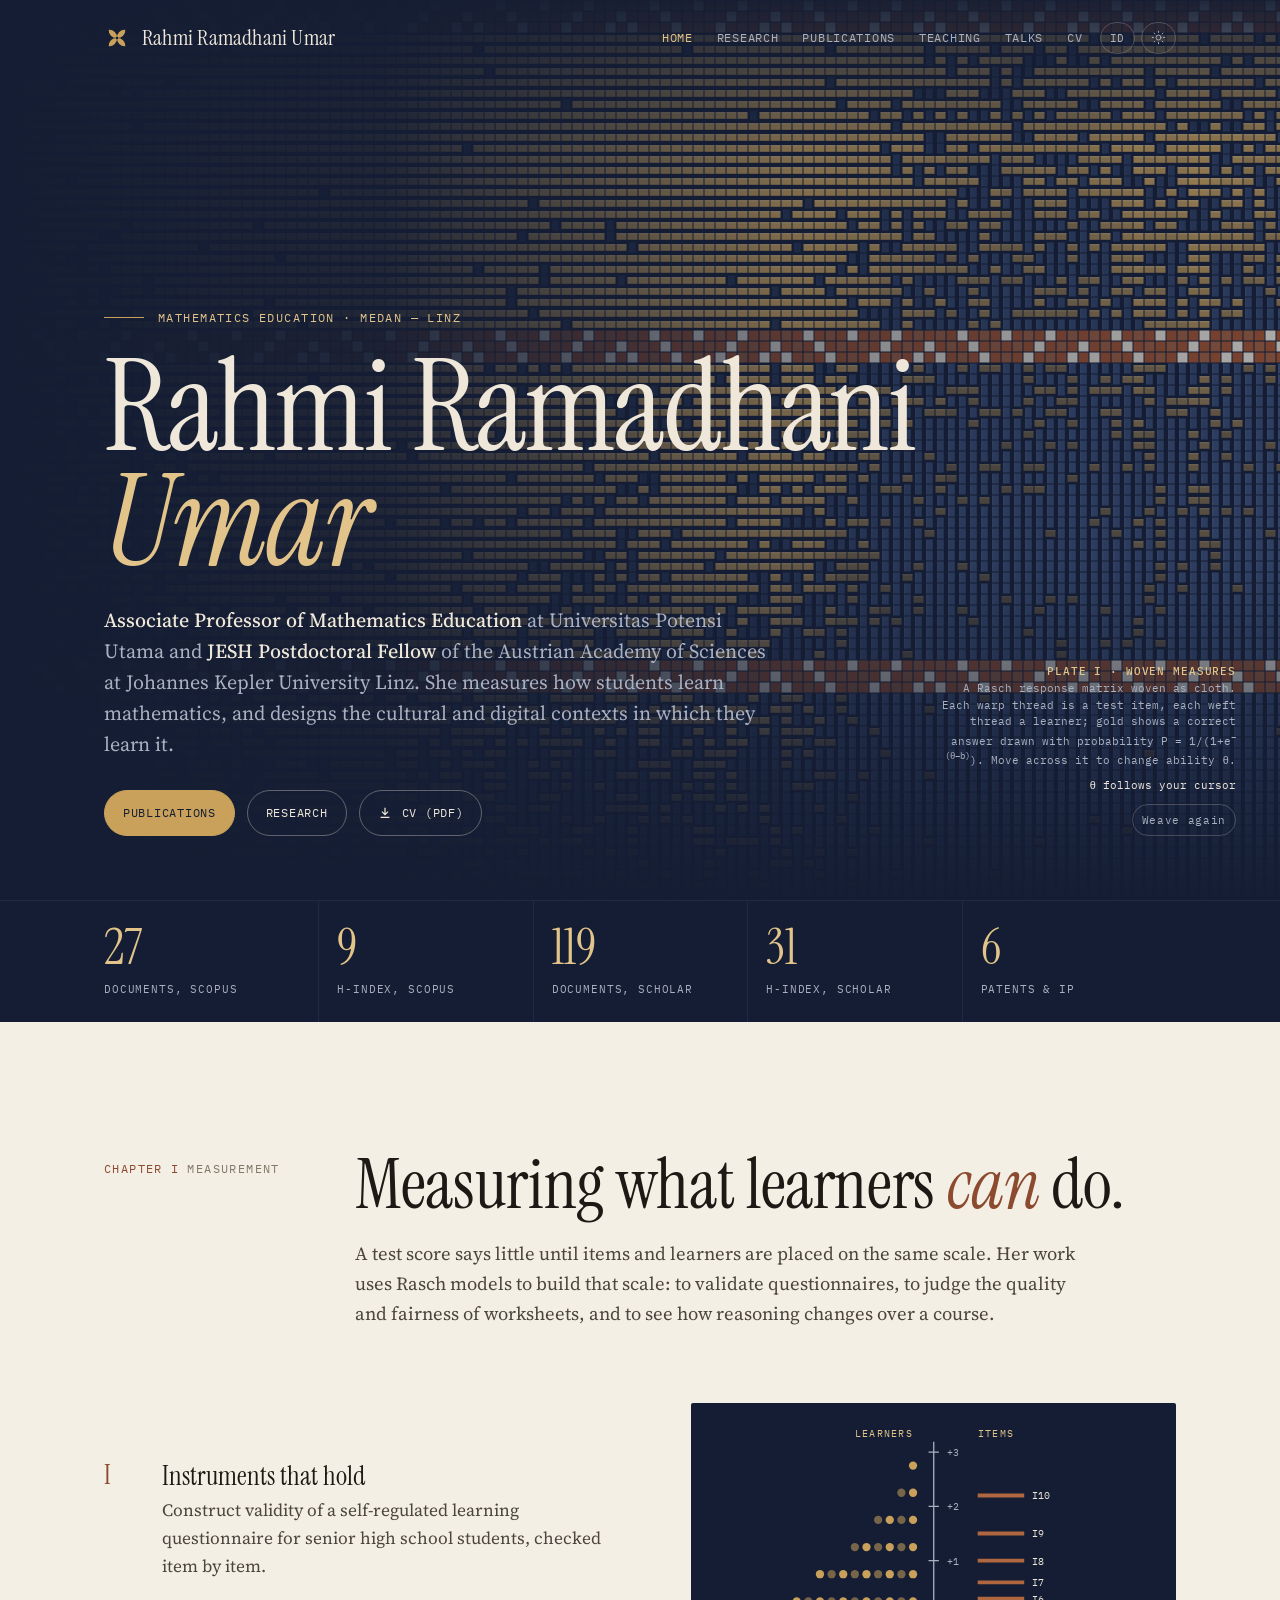
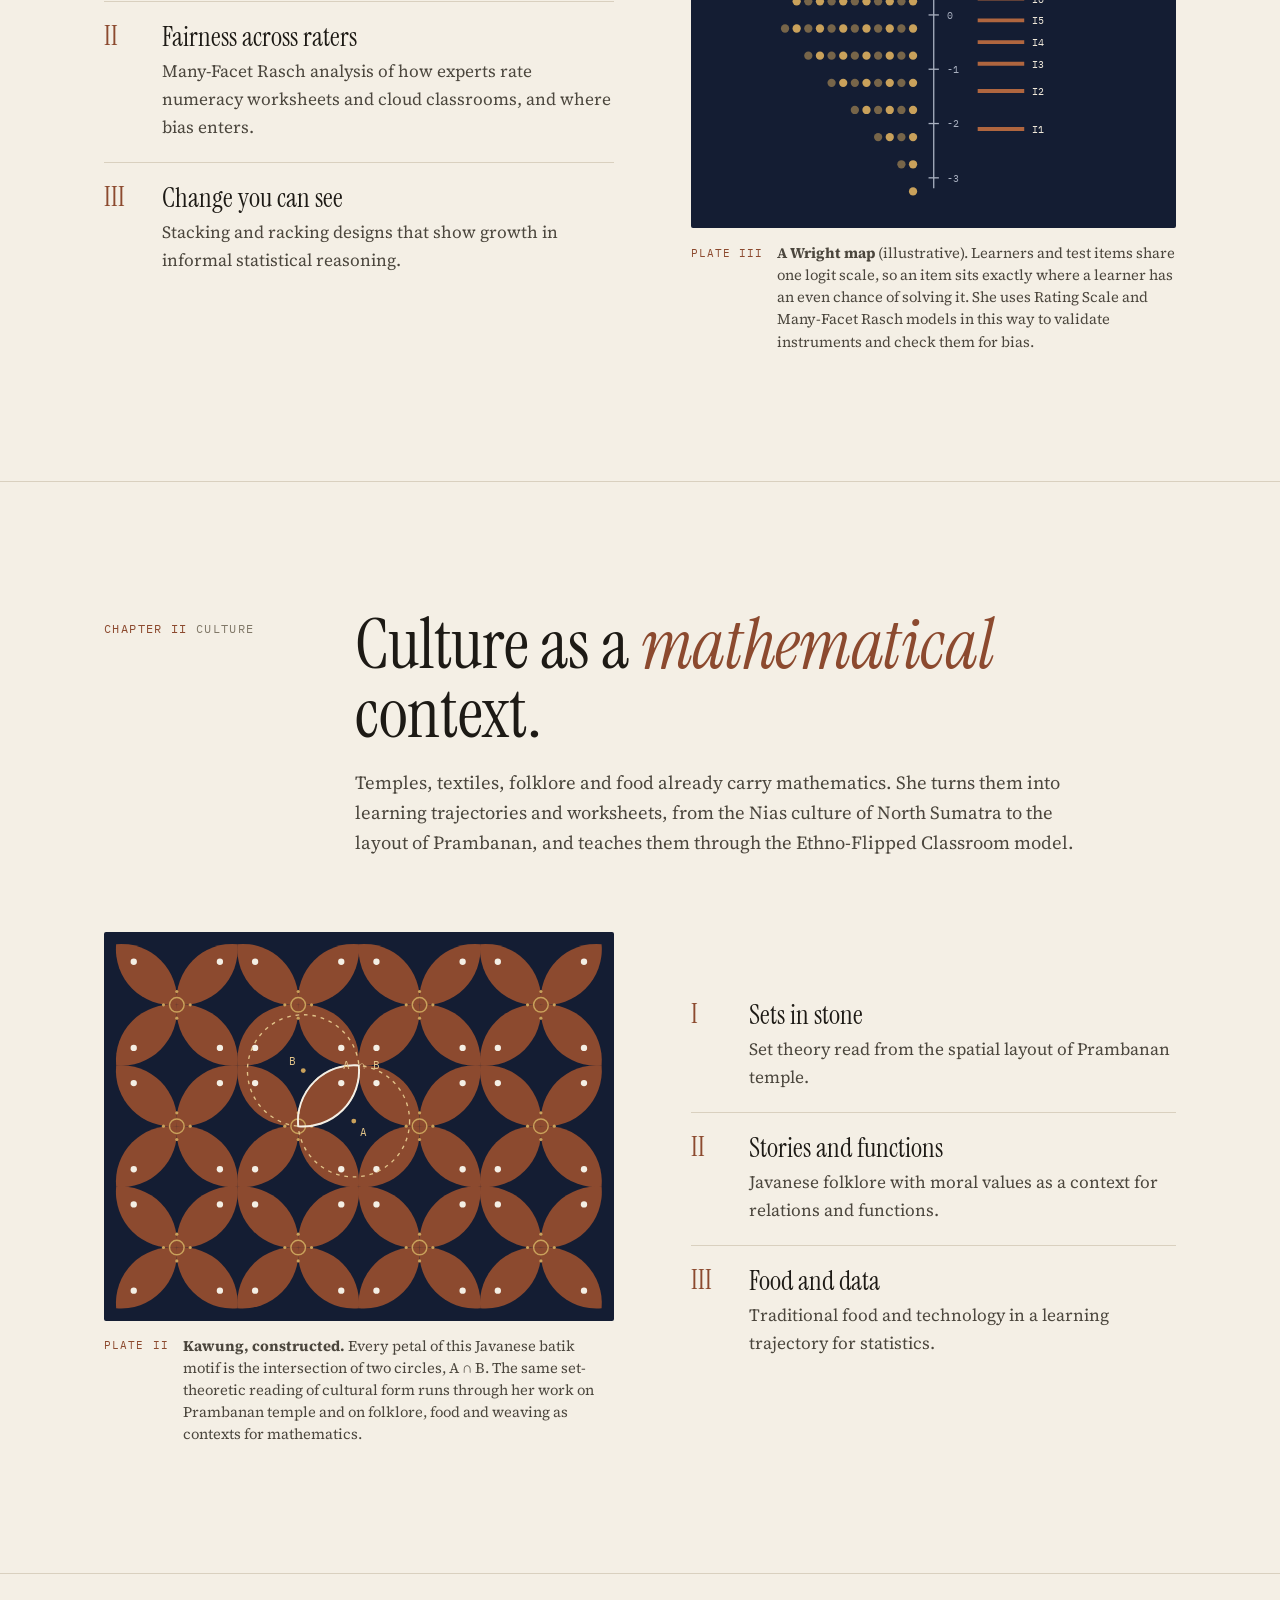
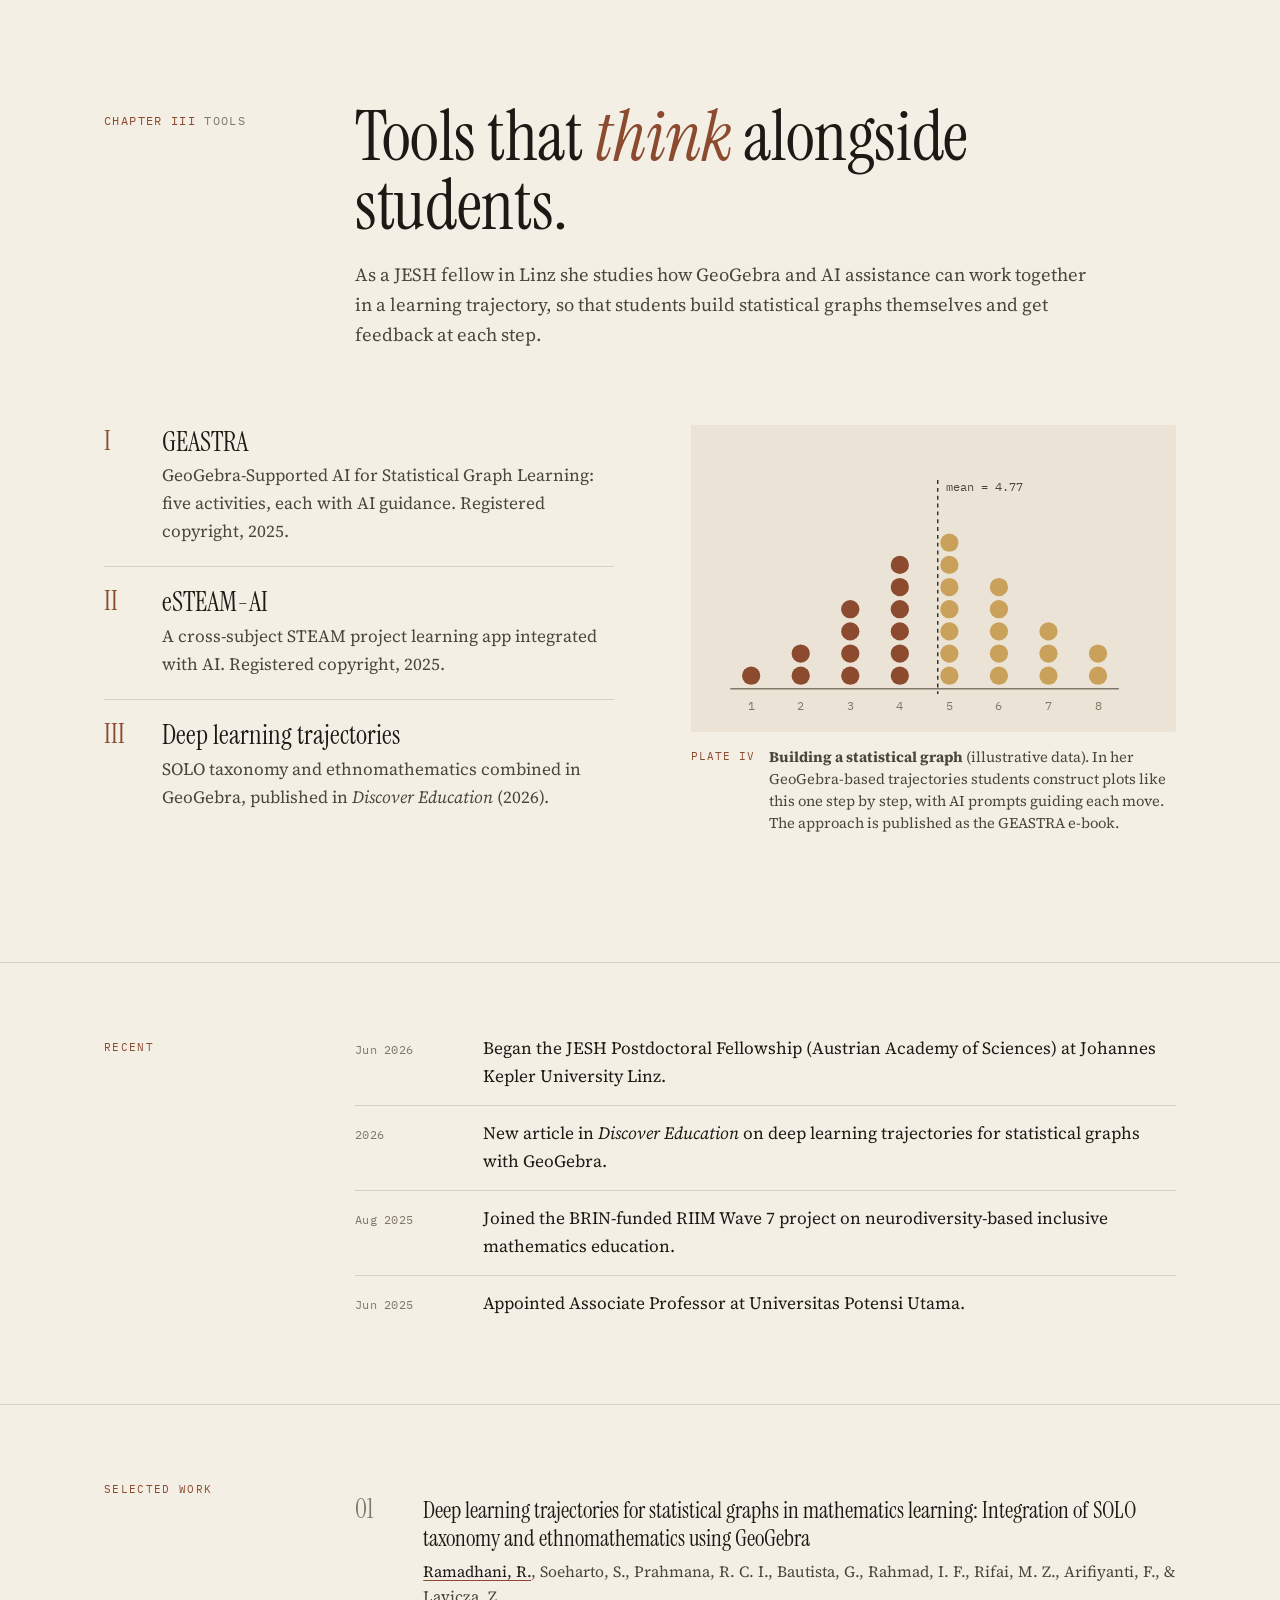
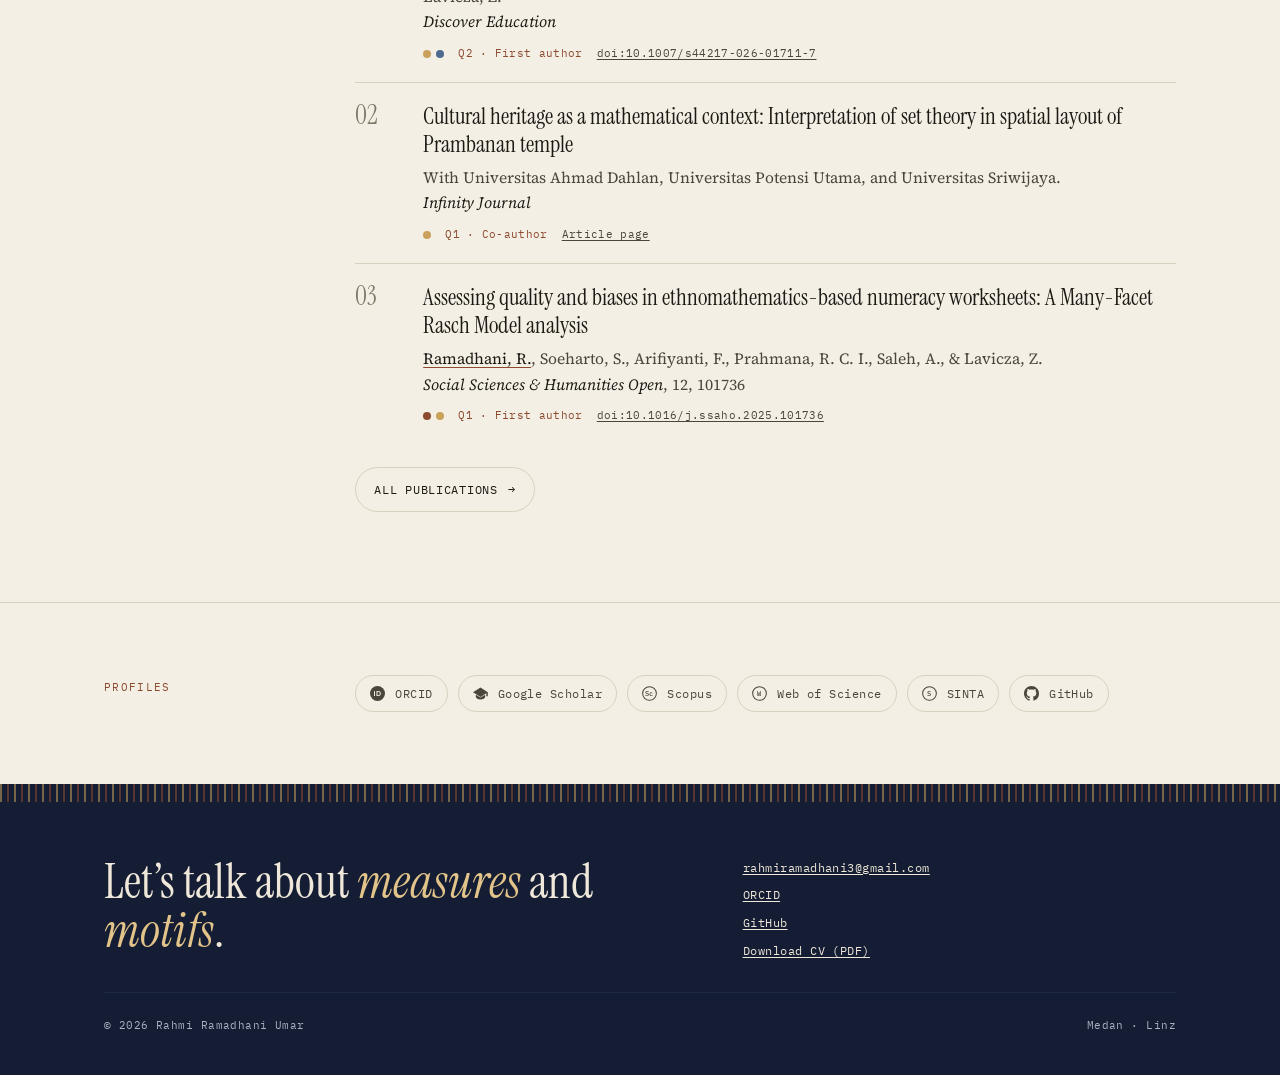
<file: index.html>
<!DOCTYPE html>
<html lang="en" data-lang="en">
<head>
<meta charset="UTF-8">
<meta name="viewport" content="width=device-width, initial-scale=1">
<title>Rahmi Ramadhani Umar &middot; Measures &amp; Motifs</title>
<meta name="description" content="Rahmi Ramadhani Umar, Associate Professor of Mathematics Education at Universitas Potensi Utama and JESH Postdoctoral Fellow at Johannes Kepler University Linz. Rasch measurement, ethnomathematics, GeoGebra and AI.">
<meta name="author" content="Rahmi Ramadhani Umar">
<meta name="theme-color" content="#141d33">
<link rel="canonical" href="https://rahmiumar.github.io/">
<link rel="alternate" hreflang="en" href="https://rahmiumar.github.io/">
<meta property="og:type" content="profile">
<meta property="og:title" content="Rahmi Ramadhani Umar &middot; Measures &amp; Motifs">
<meta property="og:description" content="Rahmi Ramadhani Umar, Associate Professor of Mathematics Education at Universitas Potensi Utama and JESH Postdoctoral Fellow at Johannes Kepler University Linz. Rasch measurement, ethnomathematics, GeoGebra and AI.">
<meta property="og:url" content="https://rahmiumar.github.io/">
<link rel="icon" href="data:image/svg+xml,%3Csvg xmlns='http://www.w3.org/2000/svg' viewBox='0 0 32 32'%3E%3Crect width='32' height='32' fill='%23141d33'/%3E%3Cpath fill='%23c9a15b' d='M16.00 16.00A9.4 9.4 0 0 1 26.18 26.18A9.4 9.4 0 0 1 16.00 16.00Z'/%3E%3Cpath fill='%23c9a15b' d='M16.00 16.00A9.4 9.4 0 0 1 5.82 26.18A9.4 9.4 0 0 1 16.00 16.00Z'/%3E%3Cpath fill='%23c9a15b' d='M16.00 16.00A9.4 9.4 0 0 1 5.82 5.82A9.4 9.4 0 0 1 16.00 16.00Z'/%3E%3Cpath fill='%23c9a15b' d='M16.00 16.00A9.4 9.4 0 0 1 26.18 5.82A9.4 9.4 0 0 1 16.00 16.00Z'/%3E%3C/svg%3E">
<link rel="preconnect" href="https://fonts.googleapis.com">
<link rel="preconnect" href="https://fonts.gstatic.com" crossorigin>
<link href="https://fonts.googleapis.com/css2?family=Instrument+Serif:ital@0;1&family=Source+Serif+4:ital,opsz,wght@0,8..60,400;0,8..60,500;1,8..60,400&family=IBM+Plex+Mono:wght@400;500&display=swap" rel="stylesheet">
<link rel="stylesheet" href="assets/css/style.css">
<script>(function(d){d.classList.add('js');try{var t=localStorage.getItem('rru-theme');if(t==='light'||t==='dark')d.setAttribute('data-theme',t);var l=localStorage.getItem('rru-lang');if(l==='en'||l==='id'){d.setAttribute('data-lang',l);d.setAttribute('lang',l);}}catch(e){}})(document.documentElement);</script>
<script type="application/ld+json">{"@context":"https://schema.org","@type":"Person","name":"Rahmi Ramadhani Umar","honorificPrefix":"Dr.","jobTitle":"Associate Professor of Mathematics Education","affiliation":[{"@type":"CollegeOrUniversity","name":"Universitas Potensi Utama"},{"@type":"CollegeOrUniversity","name":"Johannes Kepler University Linz"}],"email":"mailto:rahmiramadhani3@gmail.com","url":"https://rahmiumar.github.io/","sameAs":["https://orcid.org/0000-0002-8049-7234","https://scholar.google.com/citations?user=eZGZv1oAAAAJ","https://www.scopus.com/authid/detail.uri?authorId=57202252421","https://github.com/rahmiumar"]}</script>
</head>
<body>
<a class="skip-link" href="#main">Skip to content</a>
<header class="site-header">
  <div class="wrap">
    <a class="wordmark" href="index.html"><svg viewBox="0 0 32 32" aria-hidden="true" fill="#c9a15b"><path d="M16.00,16.00A9.4,9.4 0 0 1 26.18,26.18A9.4,9.4 0 0 1 16.00,16.00Z"/><path d="M16.00,16.00A9.4,9.4 0 0 1 5.82,26.18A9.4,9.4 0 0 1 16.00,16.00Z"/><path d="M16.00,16.00A9.4,9.4 0 0 1 5.82,5.82A9.4,9.4 0 0 1 16.00,16.00Z"/><path d="M16.00,16.00A9.4,9.4 0 0 1 26.18,5.82A9.4,9.4 0 0 1 16.00,16.00Z"/><circle cx="16" cy="16" r="1.6" fill="#141d33"/></svg><span>Rahmi Ramadhani Umar</span></a>
    <nav class="nav" aria-label="Main">
      <ul><li><a href="index.html" aria-current="page"><span lang="en">Home</span><span lang="id">Beranda</span></a></li><li><a href="research.html"><span lang="en">Research</span><span lang="id">Riset</span></a></li><li><a href="publications.html"><span lang="en">Publications</span><span lang="id">Publikasi</span></a></li><li><a href="teaching.html"><span lang="en">Teaching</span><span lang="id">Pengajaran</span></a></li><li><a href="talks.html"><span lang="en">Talks</span><span lang="id">Narasumber</span></a></li><li><a href="cv.html"><span lang="en">CV</span><span lang="id">CV</span></a></li></ul>
      <button class="tool lang-btn" type="button">ID</button>
      <button class="tool theme-btn" type="button" aria-label="Switch colour theme">
        <svg class="sun" viewBox="0 0 24 24" fill="none" stroke="currentColor" stroke-width="1.5" stroke-linecap="round"><circle cx="12" cy="12" r="4"/><path d="M12 2v2M12 20v2M4.9 4.9l1.4 1.4M17.7 17.7l1.4 1.4M2 12h2M20 12h2M4.9 19.1l1.4-1.4M17.7 6.3l1.4-1.4"/></svg>
        <svg class="moon" viewBox="0 0 24 24" fill="none" stroke="currentColor" stroke-width="1.5" stroke-linecap="round" stroke-linejoin="round"><path d="M21 12.8A9 9 0 1 1 11.2 3 7 7 0 0 0 21 12.8Z"/></svg>
      </button>
      <button class="tool menu-btn" type="button" aria-expanded="false" aria-label="Menu"><svg viewBox="0 0 16 16" fill="none" stroke="currentColor" stroke-width="1.4"><path d="M2 5h12M2 11h12"/></svg></button>
    </nav>
  </div>
</header>
<main id="main">

<section class="hero">
  <canvas class="weave" data-cell="11" data-seed="11" data-interactive="1" aria-hidden="true"></canvas>
  <div class="wrap">
    <p class="hero-kicker"><span lang="en">Mathematics Education &middot; Medan &mdash; Linz</span><span lang="id">Pendidikan Matematika &middot; Medan &mdash; Linz</span></p>
    <h1>Rahmi Ramadhani <em>Umar</em></h1>
    <p lang="en" class="hero-lede"><b>Associate Professor of Mathematics Education</b> at Universitas Potensi Utama and <b>JESH Postdoctoral Fellow</b> of the Austrian Academy of Sciences at Johannes Kepler University Linz. She measures how students learn mathematics, and designs the cultural and digital contexts in which they learn it.</p><p lang="id" class="hero-lede"><b>Associate Professor Pendidikan Matematika</b> di Universitas Potensi Utama dan <b>JESH Postdoctoral Fellow</b> Akademi Ilmu Pengetahuan Austria di Johannes Kepler University Linz. Ia mengukur cara siswa belajar matematika, dan merancang konteks budaya serta digital tempat mereka mempelajarinya.</p>
    <div class="hero-actions">
      <a class="btn gold" href="publications.html"><span lang="en">Publications</span><span lang="id">Publikasi</span></a>
      <a class="btn ghost" href="research.html"><span lang="en">Research</span><span lang="id">Riset</span></a>
      <a class="btn ghost" href="assets/files/Rahmi_Ramadhani_Umar_CV.pdf" download><svg viewBox="0 0 16 16" fill="none" stroke="currentColor" stroke-width="1.4" aria-hidden="true"><path d="M8 2v8M4.5 6.5 8 10l3.5-3.5M3 13h10"/></svg><span lang="en">CV (PDF)</span><span lang="id">CV (PDF)</span></a>
    </div>
    <div class="plate-tag">
      <b>PLATE I &middot; <span lang="en">WOVEN MEASURES</span><span lang="id">UKURAN YANG DITENUN</span></b><br>
      <span lang="en">A Rasch response matrix woven as cloth. Each warp thread is a test item, each weft thread a learner; gold shows a correct answer drawn with probability P = 1/(1+e<sup>&minus;(&theta;&minus;b)</sup>). Move across it to change ability &theta;.</span><span lang="id">Matriks respons Rasch yang ditenun menjadi kain. Benang lungsin adalah butir soal, benang pakan adalah siswa; emas menandai jawaban benar yang diundi dengan peluang P = 1/(1+e<sup>&minus;(&theta;&minus;b)</sup>). Gerakkan kursor untuk mengubah kemampuan &theta;.</span>
      <span class="readout" id="weave-readout" aria-live="polite" data-idle-en="&theta; follows your cursor" data-idle-id="&theta; mengikuti kursor Anda">&theta; follows your cursor</span>
      <button class="tool" id="weave-again" type="button" style="color:var(--nila-ink-2)"><span lang="en">Weave again</span><span lang="id">Tenun ulang</span></button>
    </div>
  </div>
</section>

<section class="ribbon" aria-label="Research metrics">
  <div class="wrap">
    <div><b>27</b><span><span lang="en">Documents, Scopus</span><span lang="id">Dokumen, Scopus</span></span></div>
    <div><b>9</b><span>h-index, Scopus</span></div>
    <div><b>119</b><span><span lang="en">Documents, Scholar</span><span lang="id">Dokumen, Scholar</span></span></div>
    <div><b>31</b><span>h-index, Scholar</span></div>
    <div><b>6</b><span><span lang="en">Patents &amp; IP</span><span lang="id">Paten &amp; HKI</span></span></div>
  </div>
</section>

<section class="chapter">
  <div class="wrap">
    <div class="chapter-head rv">
      <p class="chapter-num"><span lang="en">Chapter I</span><span lang="id">Bab I</span><i><span lang="en">Measurement</span><span lang="id">Pengukuran</span></i></p>
      <div><h2><span lang="en">Measuring what learners <em>can</em> do.</span><span lang="id">Mengukur apa yang <em>mampu</em> dilakukan siswa.</span></h2>
      <p lang="en" class="chapter-intro">A test score says little until items and learners are placed on the same scale. Her work uses Rasch models to build that scale: to validate questionnaires, to judge the quality and fairness of worksheets, and to see how reasoning changes over a course.</p><p lang="id" class="chapter-intro">Skor tes belum banyak bercerita sampai butir soal dan siswa diletakkan pada skala yang sama. Risetnya memakai model Rasch untuk membangun skala itu: memvalidasi kuesioner, menilai mutu dan keadilan lembar kerja, serta melihat perubahan penalaran selama perkuliahan.</p></div>
    </div>
    <div class="split">
      <ol class="threads rv">
        <li><div><h3><span lang="en">Instruments that hold</span><span lang="id">Instrumen yang kokoh</span></h3><p lang="en">Construct validity of a self-regulated learning questionnaire for senior high school students, checked item by item.</p><p lang="id">Validitas konstruk kuesioner self-regulated learning untuk siswa SMA, diperiksa butir demi butir.</p></div></li>
        <li><div><h3><span lang="en">Fairness across raters</span><span lang="id">Adil lintas penilai</span></h3><p lang="en">Many-Facet Rasch analysis of how experts rate numeracy worksheets and cloud classrooms, and where bias enters.</p><p lang="id">Analisis Many-Facet Rasch tentang cara pakar menilai lembar kerja numerasi dan kelas daring, serta di mana bias masuk.</p></div></li>
        <li><div><h3><span lang="en">Change you can see</span><span lang="id">Perubahan yang terlihat</span></h3><p lang="en">Stacking and racking designs that show growth in informal statistical reasoning.</p><p lang="id">Desain stacking dan racking yang memperlihatkan pertumbuhan penalaran statistik informal.</p></div></li>
      </ol>
      <figure class="plate rv"><div class="frame" style="padding:18px 10px 6px"><svg viewBox="0 0 360 310" role="img" aria-label="Illustrative Wright map placing learners and items on one logit scale"><line x1="180" y1="16" x2="180" y2="284" stroke="#a9b0c0" stroke-width="1"/><line x1="176" y1="276.0" x2="184" y2="276.0" stroke="#a9b0c0"/><text x="190" y="279.0" font-family="IBM Plex Mono,monospace" font-size="8" fill="#a9b0c0">-3</text><line x1="176" y1="234.0" x2="184" y2="234.0" stroke="#a9b0c0"/><text x="190" y="237.0" font-family="IBM Plex Mono,monospace" font-size="8" fill="#a9b0c0">-2</text><line x1="176" y1="192.0" x2="184" y2="192.0" stroke="#a9b0c0"/><text x="190" y="195.0" font-family="IBM Plex Mono,monospace" font-size="8" fill="#a9b0c0">-1</text><line x1="176" y1="150.0" x2="184" y2="150.0" stroke="#a9b0c0"/><text x="190" y="153.0" font-family="IBM Plex Mono,monospace" font-size="8" fill="#a9b0c0">0</text><line x1="176" y1="108.0" x2="184" y2="108.0" stroke="#a9b0c0"/><text x="190" y="111.0" font-family="IBM Plex Mono,monospace" font-size="8" fill="#a9b0c0">+1</text><line x1="176" y1="66.0" x2="184" y2="66.0" stroke="#a9b0c0"/><text x="190" y="69.0" font-family="IBM Plex Mono,monospace" font-size="8" fill="#a9b0c0">+2</text><line x1="176" y1="24.0" x2="184" y2="24.0" stroke="#a9b0c0"/><text x="190" y="27.0" font-family="IBM Plex Mono,monospace" font-size="8" fill="#a9b0c0">+3</text><circle cx="164.0" cy="34.5" r="3.2" fill="#c9a15b" opacity="1.00"/><circle cx="164.0" cy="55.5" r="3.2" fill="#c9a15b" opacity="1.00"/><circle cx="155.0" cy="55.5" r="3.2" fill="#c9a15b" opacity="0.55"/><circle cx="164.0" cy="76.5" r="3.2" fill="#c9a15b" opacity="1.00"/><circle cx="155.0" cy="76.5" r="3.2" fill="#c9a15b" opacity="0.55"/><circle cx="146.0" cy="76.5" r="3.2" fill="#c9a15b" opacity="1.00"/><circle cx="137.0" cy="76.5" r="3.2" fill="#c9a15b" opacity="0.55"/><circle cx="164.0" cy="97.5" r="3.2" fill="#c9a15b" opacity="1.00"/><circle cx="155.0" cy="97.5" r="3.2" fill="#c9a15b" opacity="0.55"/><circle cx="146.0" cy="97.5" r="3.2" fill="#c9a15b" opacity="1.00"/><circle cx="137.0" cy="97.5" r="3.2" fill="#c9a15b" opacity="0.55"/><circle cx="128.0" cy="97.5" r="3.2" fill="#c9a15b" opacity="1.00"/><circle cx="119.0" cy="97.5" r="3.2" fill="#c9a15b" opacity="0.55"/><circle cx="164.0" cy="118.5" r="3.2" fill="#c9a15b" opacity="1.00"/><circle cx="155.0" cy="118.5" r="3.2" fill="#c9a15b" opacity="0.55"/><circle cx="146.0" cy="118.5" r="3.2" fill="#c9a15b" opacity="1.00"/><circle cx="137.0" cy="118.5" r="3.2" fill="#c9a15b" opacity="0.55"/><circle cx="128.0" cy="118.5" r="3.2" fill="#c9a15b" opacity="1.00"/><circle cx="119.0" cy="118.5" r="3.2" fill="#c9a15b" opacity="0.55"/><circle cx="110.0" cy="118.5" r="3.2" fill="#c9a15b" opacity="1.00"/><circle cx="101.0" cy="118.5" r="3.2" fill="#c9a15b" opacity="0.55"/><circle cx="92.0" cy="118.5" r="3.2" fill="#c9a15b" opacity="1.00"/><circle cx="164.0" cy="139.5" r="3.2" fill="#c9a15b" opacity="1.00"/><circle cx="155.0" cy="139.5" r="3.2" fill="#c9a15b" opacity="0.55"/><circle cx="146.0" cy="139.5" r="3.2" fill="#c9a15b" opacity="1.00"/><circle cx="137.0" cy="139.5" r="3.2" fill="#c9a15b" opacity="0.55"/><circle cx="128.0" cy="139.5" r="3.2" fill="#c9a15b" opacity="1.00"/><circle cx="119.0" cy="139.5" r="3.2" fill="#c9a15b" opacity="0.55"/><circle cx="110.0" cy="139.5" r="3.2" fill="#c9a15b" opacity="1.00"/><circle cx="101.0" cy="139.5" r="3.2" fill="#c9a15b" opacity="0.55"/><circle cx="92.0" cy="139.5" r="3.2" fill="#c9a15b" opacity="1.00"/><circle cx="83.0" cy="139.5" r="3.2" fill="#c9a15b" opacity="0.55"/><circle cx="74.0" cy="139.5" r="3.2" fill="#c9a15b" opacity="1.00"/><circle cx="164.0" cy="160.5" r="3.2" fill="#c9a15b" opacity="1.00"/><circle cx="155.0" cy="160.5" r="3.2" fill="#c9a15b" opacity="0.55"/><circle cx="146.0" cy="160.5" r="3.2" fill="#c9a15b" opacity="1.00"/><circle cx="137.0" cy="160.5" r="3.2" fill="#c9a15b" opacity="0.55"/><circle cx="128.0" cy="160.5" r="3.2" fill="#c9a15b" opacity="1.00"/><circle cx="119.0" cy="160.5" r="3.2" fill="#c9a15b" opacity="0.55"/><circle cx="110.0" cy="160.5" r="3.2" fill="#c9a15b" opacity="1.00"/><circle cx="101.0" cy="160.5" r="3.2" fill="#c9a15b" opacity="0.55"/><circle cx="92.0" cy="160.5" r="3.2" fill="#c9a15b" opacity="1.00"/><circle cx="83.0" cy="160.5" r="3.2" fill="#c9a15b" opacity="0.55"/><circle cx="74.0" cy="160.5" r="3.2" fill="#c9a15b" opacity="1.00"/><circle cx="65.0" cy="160.5" r="3.2" fill="#c9a15b" opacity="0.55"/><circle cx="164.0" cy="181.5" r="3.2" fill="#c9a15b" opacity="1.00"/><circle cx="155.0" cy="181.5" r="3.2" fill="#c9a15b" opacity="0.55"/><circle cx="146.0" cy="181.5" r="3.2" fill="#c9a15b" opacity="1.00"/><circle cx="137.0" cy="181.5" r="3.2" fill="#c9a15b" opacity="0.55"/><circle cx="128.0" cy="181.5" r="3.2" fill="#c9a15b" opacity="1.00"/><circle cx="119.0" cy="181.5" r="3.2" fill="#c9a15b" opacity="0.55"/><circle cx="110.0" cy="181.5" r="3.2" fill="#c9a15b" opacity="1.00"/><circle cx="101.0" cy="181.5" r="3.2" fill="#c9a15b" opacity="0.55"/><circle cx="92.0" cy="181.5" r="3.2" fill="#c9a15b" opacity="1.00"/><circle cx="83.0" cy="181.5" r="3.2" fill="#c9a15b" opacity="0.55"/><circle cx="164.0" cy="202.5" r="3.2" fill="#c9a15b" opacity="1.00"/><circle cx="155.0" cy="202.5" r="3.2" fill="#c9a15b" opacity="0.55"/><circle cx="146.0" cy="202.5" r="3.2" fill="#c9a15b" opacity="1.00"/><circle cx="137.0" cy="202.5" r="3.2" fill="#c9a15b" opacity="0.55"/><circle cx="128.0" cy="202.5" r="3.2" fill="#c9a15b" opacity="1.00"/><circle cx="119.0" cy="202.5" r="3.2" fill="#c9a15b" opacity="0.55"/><circle cx="110.0" cy="202.5" r="3.2" fill="#c9a15b" opacity="1.00"/><circle cx="101.0" cy="202.5" r="3.2" fill="#c9a15b" opacity="0.55"/><circle cx="164.0" cy="223.5" r="3.2" fill="#c9a15b" opacity="1.00"/><circle cx="155.0" cy="223.5" r="3.2" fill="#c9a15b" opacity="0.55"/><circle cx="146.0" cy="223.5" r="3.2" fill="#c9a15b" opacity="1.00"/><circle cx="137.0" cy="223.5" r="3.2" fill="#c9a15b" opacity="0.55"/><circle cx="128.0" cy="223.5" r="3.2" fill="#c9a15b" opacity="1.00"/><circle cx="119.0" cy="223.5" r="3.2" fill="#c9a15b" opacity="0.55"/><circle cx="164.0" cy="244.5" r="3.2" fill="#c9a15b" opacity="1.00"/><circle cx="155.0" cy="244.5" r="3.2" fill="#c9a15b" opacity="0.55"/><circle cx="146.0" cy="244.5" r="3.2" fill="#c9a15b" opacity="1.00"/><circle cx="137.0" cy="244.5" r="3.2" fill="#c9a15b" opacity="0.55"/><circle cx="164.0" cy="265.5" r="3.2" fill="#c9a15b" opacity="1.00"/><circle cx="155.0" cy="265.5" r="3.2" fill="#c9a15b" opacity="0.55"/><circle cx="164.0" cy="286.5" r="3.2" fill="#c9a15b" opacity="1.00"/><line x1="214" y1="238.2" x2="250" y2="238.2" stroke="#b0663f" stroke-width="3"/><text x="256" y="241.2" font-family="IBM Plex Mono,monospace" font-size="8" fill="#efe8da">I1</text><line x1="214" y1="208.8" x2="250" y2="208.8" stroke="#b0663f" stroke-width="3"/><text x="256" y="211.8" font-family="IBM Plex Mono,monospace" font-size="8" fill="#efe8da">I2</text><line x1="214" y1="187.8" x2="250" y2="187.8" stroke="#b0663f" stroke-width="3"/><text x="256" y="190.8" font-family="IBM Plex Mono,monospace" font-size="8" fill="#efe8da">I3</text><line x1="214" y1="171.0" x2="250" y2="171.0" stroke="#b0663f" stroke-width="3"/><text x="256" y="174.0" font-family="IBM Plex Mono,monospace" font-size="8" fill="#efe8da">I4</text><line x1="214" y1="154.2" x2="250" y2="154.2" stroke="#b0663f" stroke-width="3"/><text x="256" y="157.2" font-family="IBM Plex Mono,monospace" font-size="8" fill="#efe8da">I5</text><line x1="214" y1="137.4" x2="250" y2="137.4" stroke="#b0663f" stroke-width="3"/><text x="256" y="140.4" font-family="IBM Plex Mono,monospace" font-size="8" fill="#efe8da">I6</text><line x1="214" y1="124.8" x2="250" y2="124.8" stroke="#b0663f" stroke-width="3"/><text x="256" y="127.8" font-family="IBM Plex Mono,monospace" font-size="8" fill="#efe8da">I7</text><line x1="214" y1="108.0" x2="250" y2="108.0" stroke="#b0663f" stroke-width="3"/><text x="256" y="111.0" font-family="IBM Plex Mono,monospace" font-size="8" fill="#efe8da">I8</text><line x1="214" y1="87.0" x2="250" y2="87.0" stroke="#b0663f" stroke-width="3"/><text x="256" y="90.0" font-family="IBM Plex Mono,monospace" font-size="8" fill="#efe8da">I9</text><line x1="214" y1="57.6" x2="250" y2="57.6" stroke="#b0663f" stroke-width="3"/><text x="256" y="60.6" font-family="IBM Plex Mono,monospace" font-size="8" fill="#efe8da">I10</text><text x="164" y="12" text-anchor="end" font-family="IBM Plex Mono,monospace" font-size="8" fill="#e2c48a" letter-spacing="1">LEARNERS</text><text x="214" y="12" font-family="IBM Plex Mono,monospace" font-size="8" fill="#e2c48a" letter-spacing="1">ITEMS</text></svg></div><figcaption><span class="pl">Plate III</span><span><span lang="en"><b>A Wright map</b> (illustrative). Learners and test items share one logit scale, so an item sits exactly where a learner has an even chance of solving it. She uses Rating Scale and Many-Facet Rasch models in this way to validate instruments and check them for bias.</span><span lang="id"><b>Peta Wright</b> (ilustrasi). Siswa dan butir soal berada pada satu skala logit, sehingga sebuah butir terletak tepat di titik ketika seorang siswa punya peluang seimbang untuk menjawabnya. Dengan cara inilah ia memakai model Rasch Rating Scale dan Many-Facet untuk memvalidasi instrumen dan memeriksa biasnya.</span></span></figcaption></figure>
    </div>
  </div>
</section>

<section class="chapter">
  <div class="wrap">
    <div class="chapter-head rv">
      <p class="chapter-num"><span lang="en">Chapter II</span><span lang="id">Bab II</span><i><span lang="en">Culture</span><span lang="id">Budaya</span></i></p>
      <div><h2><span lang="en">Culture as a <em>mathematical</em> context.</span><span lang="id">Budaya sebagai konteks <em>matematis</em>.</span></h2>
      <p lang="en" class="chapter-intro">Temples, textiles, folklore and food already carry mathematics. She turns them into learning trajectories and worksheets, from the Nias culture of North Sumatra to the layout of Prambanan, and teaches them through the Ethno-Flipped Classroom model.</p><p lang="id" class="chapter-intro">Candi, kain, cerita rakyat dan makanan sudah menyimpan matematika. Ia mengolahnya menjadi lintasan belajar dan lembar kerja, dari budaya Nias di Sumatera Utara sampai tata letak Prambanan, lalu mengajarkannya lewat model Ethno-Flipped Classroom.</p></div>
    </div>
    <div class="split flip">
      <div class="rv">
        <ol class="threads">
          <li><div><h3><span lang="en">Sets in stone</span><span lang="id">Himpunan di batu candi</span></h3><p lang="en">Set theory read from the spatial layout of Prambanan temple.</p><p lang="id">Teori himpunan yang dibaca dari tata ruang Candi Prambanan.</p></div></li>
          <li><div><h3><span lang="en">Stories and functions</span><span lang="id">Cerita dan fungsi</span></h3><p lang="en">Javanese folklore with moral values as a context for relations and functions.</p><p lang="id">Cerita rakyat Jawa bernilai moral sebagai konteks relasi dan fungsi.</p></div></li>
          <li><div><h3><span lang="en">Food and data</span><span lang="id">Makanan dan data</span></h3><p lang="en">Traditional food and technology in a learning trajectory for statistics.</p><p lang="id">Makanan tradisional dan teknologi dalam lintasan belajar statistika.</p></div></li>
        </ol>
      </div>
      <figure class="plate"><div class="frame kawung"><svg viewBox="-10 -10 420 320" role="img" aria-label="Kawung batik lattice built from intersections of circles; one petal is shown as the intersection of circles A and B"><path class="petal" d="M50.00,50.00A46.0,46.0 0 0 1 100.00,100.00A46.0,46.0 0 0 1 50.00,50.00Z" style="transition-delay:0.00s"/><circle class="isen" cx="85.50" cy="85.50" r="2.6"/><path class="petal" d="M50.00,50.00A46.0,46.0 0 0 1 0.00,100.00A46.0,46.0 0 0 1 50.00,50.00Z" style="transition-delay:0.05s"/><circle class="isen" cx="14.50" cy="85.50" r="2.6"/><path class="petal" d="M50.00,50.00A46.0,46.0 0 0 1 0.00,0.00A46.0,46.0 0 0 1 50.00,50.00Z" style="transition-delay:0.10s"/><circle class="isen" cx="14.50" cy="14.50" r="2.6"/><path class="petal" d="M50.00,50.00A46.0,46.0 0 0 1 100.00,0.00A46.0,46.0 0 0 1 50.00,50.00Z" style="transition-delay:0.15s"/><circle class="isen" cx="85.50" cy="14.50" r="2.6"/><circle class="core" cx="50" cy="50" r="6"/><circle class="dot" cx="50" cy="39" r="1.3"/><circle class="dot" cx="61" cy="50" r="1.3"/><circle class="dot" cx="50" cy="61" r="1.3"/><circle class="dot" cx="39" cy="50" r="1.3"/><path class="petal" d="M150.00,50.00A46.0,46.0 0 0 1 200.00,100.00A46.0,46.0 0 0 1 150.00,50.00Z" style="transition-delay:0.08s"/><circle class="isen" cx="185.50" cy="85.50" r="2.6"/><path class="petal" d="M150.00,50.00A46.0,46.0 0 0 1 100.00,100.00A46.0,46.0 0 0 1 150.00,50.00Z" style="transition-delay:0.13s"/><circle class="isen" cx="114.50" cy="85.50" r="2.6"/><path class="petal" d="M150.00,50.00A46.0,46.0 0 0 1 100.00,0.00A46.0,46.0 0 0 1 150.00,50.00Z" style="transition-delay:0.18s"/><circle class="isen" cx="114.50" cy="14.50" r="2.6"/><path class="petal" d="M150.00,50.00A46.0,46.0 0 0 1 200.00,0.00A46.0,46.0 0 0 1 150.00,50.00Z" style="transition-delay:0.23s"/><circle class="isen" cx="185.50" cy="14.50" r="2.6"/><circle class="core" cx="150" cy="50" r="6"/><circle class="dot" cx="150" cy="39" r="1.3"/><circle class="dot" cx="161" cy="50" r="1.3"/><circle class="dot" cx="150" cy="61" r="1.3"/><circle class="dot" cx="139" cy="50" r="1.3"/><path class="petal" d="M250.00,50.00A46.0,46.0 0 0 1 300.00,100.00A46.0,46.0 0 0 1 250.00,50.00Z" style="transition-delay:0.16s"/><circle class="isen" cx="285.50" cy="85.50" r="2.6"/><path class="petal" d="M250.00,50.00A46.0,46.0 0 0 1 200.00,100.00A46.0,46.0 0 0 1 250.00,50.00Z" style="transition-delay:0.21s"/><circle class="isen" cx="214.50" cy="85.50" r="2.6"/><path class="petal" d="M250.00,50.00A46.0,46.0 0 0 1 200.00,0.00A46.0,46.0 0 0 1 250.00,50.00Z" style="transition-delay:0.26s"/><circle class="isen" cx="214.50" cy="14.50" r="2.6"/><path class="petal" d="M250.00,50.00A46.0,46.0 0 0 1 300.00,0.00A46.0,46.0 0 0 1 250.00,50.00Z" style="transition-delay:0.31s"/><circle class="isen" cx="285.50" cy="14.50" r="2.6"/><circle class="core" cx="250" cy="50" r="6"/><circle class="dot" cx="250" cy="39" r="1.3"/><circle class="dot" cx="261" cy="50" r="1.3"/><circle class="dot" cx="250" cy="61" r="1.3"/><circle class="dot" cx="239" cy="50" r="1.3"/><path class="petal" d="M350.00,50.00A46.0,46.0 0 0 1 400.00,100.00A46.0,46.0 0 0 1 350.00,50.00Z" style="transition-delay:0.24s"/><circle class="isen" cx="385.50" cy="85.50" r="2.6"/><path class="petal" d="M350.00,50.00A46.0,46.0 0 0 1 300.00,100.00A46.0,46.0 0 0 1 350.00,50.00Z" style="transition-delay:0.29s"/><circle class="isen" cx="314.50" cy="85.50" r="2.6"/><path class="petal" d="M350.00,50.00A46.0,46.0 0 0 1 300.00,0.00A46.0,46.0 0 0 1 350.00,50.00Z" style="transition-delay:0.34s"/><circle class="isen" cx="314.50" cy="14.50" r="2.6"/><path class="petal" d="M350.00,50.00A46.0,46.0 0 0 1 400.00,0.00A46.0,46.0 0 0 1 350.00,50.00Z" style="transition-delay:0.39s"/><circle class="isen" cx="385.50" cy="14.50" r="2.6"/><circle class="core" cx="350" cy="50" r="6"/><circle class="dot" cx="350" cy="39" r="1.3"/><circle class="dot" cx="361" cy="50" r="1.3"/><circle class="dot" cx="350" cy="61" r="1.3"/><circle class="dot" cx="339" cy="50" r="1.3"/><path class="petal" d="M50.00,150.00A46.0,46.0 0 0 1 100.00,200.00A46.0,46.0 0 0 1 50.00,150.00Z" style="transition-delay:0.08s"/><circle class="isen" cx="85.50" cy="185.50" r="2.6"/><path class="petal" d="M50.00,150.00A46.0,46.0 0 0 1 0.00,200.00A46.0,46.0 0 0 1 50.00,150.00Z" style="transition-delay:0.13s"/><circle class="isen" cx="14.50" cy="185.50" r="2.6"/><path class="petal" d="M50.00,150.00A46.0,46.0 0 0 1 0.00,100.00A46.0,46.0 0 0 1 50.00,150.00Z" style="transition-delay:0.18s"/><circle class="isen" cx="14.50" cy="114.50" r="2.6"/><path class="petal" d="M50.00,150.00A46.0,46.0 0 0 1 100.00,100.00A46.0,46.0 0 0 1 50.00,150.00Z" style="transition-delay:0.23s"/><circle class="isen" cx="85.50" cy="114.50" r="2.6"/><circle class="core" cx="50" cy="150" r="6"/><circle class="dot" cx="50" cy="139" r="1.3"/><circle class="dot" cx="61" cy="150" r="1.3"/><circle class="dot" cx="50" cy="161" r="1.3"/><circle class="dot" cx="39" cy="150" r="1.3"/><path class="petal" d="M150.00,150.00A46.0,46.0 0 0 1 200.00,200.00A46.0,46.0 0 0 1 150.00,150.00Z" style="transition-delay:0.16s"/><circle class="isen" cx="185.50" cy="185.50" r="2.6"/><path class="petal" d="M150.00,150.00A46.0,46.0 0 0 1 100.00,200.00A46.0,46.0 0 0 1 150.00,150.00Z" style="transition-delay:0.21s"/><circle class="isen" cx="114.50" cy="185.50" r="2.6"/><path class="petal" d="M150.00,150.00A46.0,46.0 0 0 1 100.00,100.00A46.0,46.0 0 0 1 150.00,150.00Z" style="transition-delay:0.26s"/><circle class="isen" cx="114.50" cy="114.50" r="2.6"/><path class="petal" d="M150.00,150.00A46.0,46.0 0 0 1 200.00,100.00A46.0,46.0 0 0 1 150.00,150.00Z" style="transition-delay:0.31s"/><circle class="isen" cx="185.50" cy="114.50" r="2.6"/><circle class="core" cx="150" cy="150" r="6"/><circle class="dot" cx="150" cy="139" r="1.3"/><circle class="dot" cx="161" cy="150" r="1.3"/><circle class="dot" cx="150" cy="161" r="1.3"/><circle class="dot" cx="139" cy="150" r="1.3"/><path class="petal" d="M250.00,150.00A46.0,46.0 0 0 1 300.00,200.00A46.0,46.0 0 0 1 250.00,150.00Z" style="transition-delay:0.24s"/><circle class="isen" cx="285.50" cy="185.50" r="2.6"/><path class="petal" d="M250.00,150.00A46.0,46.0 0 0 1 200.00,200.00A46.0,46.0 0 0 1 250.00,150.00Z" style="transition-delay:0.29s"/><circle class="isen" cx="214.50" cy="185.50" r="2.6"/><path class="petal" d="M250.00,150.00A46.0,46.0 0 0 1 200.00,100.00A46.0,46.0 0 0 1 250.00,150.00Z" style="transition-delay:0.34s"/><circle class="isen" cx="214.50" cy="114.50" r="2.6"/><path class="petal" d="M250.00,150.00A46.0,46.0 0 0 1 300.00,100.00A46.0,46.0 0 0 1 250.00,150.00Z" style="transition-delay:0.39s"/><circle class="isen" cx="285.50" cy="114.50" r="2.6"/><circle class="core" cx="250" cy="150" r="6"/><circle class="dot" cx="250" cy="139" r="1.3"/><circle class="dot" cx="261" cy="150" r="1.3"/><circle class="dot" cx="250" cy="161" r="1.3"/><circle class="dot" cx="239" cy="150" r="1.3"/><path class="petal" d="M350.00,150.00A46.0,46.0 0 0 1 400.00,200.00A46.0,46.0 0 0 1 350.00,150.00Z" style="transition-delay:0.32s"/><circle class="isen" cx="385.50" cy="185.50" r="2.6"/><path class="petal" d="M350.00,150.00A46.0,46.0 0 0 1 300.00,200.00A46.0,46.0 0 0 1 350.00,150.00Z" style="transition-delay:0.37s"/><circle class="isen" cx="314.50" cy="185.50" r="2.6"/><path class="petal" d="M350.00,150.00A46.0,46.0 0 0 1 300.00,100.00A46.0,46.0 0 0 1 350.00,150.00Z" style="transition-delay:0.42s"/><circle class="isen" cx="314.50" cy="114.50" r="2.6"/><path class="petal" d="M350.00,150.00A46.0,46.0 0 0 1 400.00,100.00A46.0,46.0 0 0 1 350.00,150.00Z" style="transition-delay:0.47s"/><circle class="isen" cx="385.50" cy="114.50" r="2.6"/><circle class="core" cx="350" cy="150" r="6"/><circle class="dot" cx="350" cy="139" r="1.3"/><circle class="dot" cx="361" cy="150" r="1.3"/><circle class="dot" cx="350" cy="161" r="1.3"/><circle class="dot" cx="339" cy="150" r="1.3"/><path class="petal" d="M50.00,250.00A46.0,46.0 0 0 1 100.00,300.00A46.0,46.0 0 0 1 50.00,250.00Z" style="transition-delay:0.16s"/><circle class="isen" cx="85.50" cy="285.50" r="2.6"/><path class="petal" d="M50.00,250.00A46.0,46.0 0 0 1 0.00,300.00A46.0,46.0 0 0 1 50.00,250.00Z" style="transition-delay:0.21s"/><circle class="isen" cx="14.50" cy="285.50" r="2.6"/><path class="petal" d="M50.00,250.00A46.0,46.0 0 0 1 0.00,200.00A46.0,46.0 0 0 1 50.00,250.00Z" style="transition-delay:0.26s"/><circle class="isen" cx="14.50" cy="214.50" r="2.6"/><path class="petal" d="M50.00,250.00A46.0,46.0 0 0 1 100.00,200.00A46.0,46.0 0 0 1 50.00,250.00Z" style="transition-delay:0.31s"/><circle class="isen" cx="85.50" cy="214.50" r="2.6"/><circle class="core" cx="50" cy="250" r="6"/><circle class="dot" cx="50" cy="239" r="1.3"/><circle class="dot" cx="61" cy="250" r="1.3"/><circle class="dot" cx="50" cy="261" r="1.3"/><circle class="dot" cx="39" cy="250" r="1.3"/><path class="petal" d="M150.00,250.00A46.0,46.0 0 0 1 200.00,300.00A46.0,46.0 0 0 1 150.00,250.00Z" style="transition-delay:0.24s"/><circle class="isen" cx="185.50" cy="285.50" r="2.6"/><path class="petal" d="M150.00,250.00A46.0,46.0 0 0 1 100.00,300.00A46.0,46.0 0 0 1 150.00,250.00Z" style="transition-delay:0.29s"/><circle class="isen" cx="114.50" cy="285.50" r="2.6"/><path class="petal" d="M150.00,250.00A46.0,46.0 0 0 1 100.00,200.00A46.0,46.0 0 0 1 150.00,250.00Z" style="transition-delay:0.34s"/><circle class="isen" cx="114.50" cy="214.50" r="2.6"/><path class="petal" d="M150.00,250.00A46.0,46.0 0 0 1 200.00,200.00A46.0,46.0 0 0 1 150.00,250.00Z" style="transition-delay:0.39s"/><circle class="isen" cx="185.50" cy="214.50" r="2.6"/><circle class="core" cx="150" cy="250" r="6"/><circle class="dot" cx="150" cy="239" r="1.3"/><circle class="dot" cx="161" cy="250" r="1.3"/><circle class="dot" cx="150" cy="261" r="1.3"/><circle class="dot" cx="139" cy="250" r="1.3"/><path class="petal" d="M250.00,250.00A46.0,46.0 0 0 1 300.00,300.00A46.0,46.0 0 0 1 250.00,250.00Z" style="transition-delay:0.32s"/><circle class="isen" cx="285.50" cy="285.50" r="2.6"/><path class="petal" d="M250.00,250.00A46.0,46.0 0 0 1 200.00,300.00A46.0,46.0 0 0 1 250.00,250.00Z" style="transition-delay:0.37s"/><circle class="isen" cx="214.50" cy="285.50" r="2.6"/><path class="petal" d="M250.00,250.00A46.0,46.0 0 0 1 200.00,200.00A46.0,46.0 0 0 1 250.00,250.00Z" style="transition-delay:0.42s"/><circle class="isen" cx="214.50" cy="214.50" r="2.6"/><path class="petal" d="M250.00,250.00A46.0,46.0 0 0 1 300.00,200.00A46.0,46.0 0 0 1 250.00,250.00Z" style="transition-delay:0.47s"/><circle class="isen" cx="285.50" cy="214.50" r="2.6"/><circle class="core" cx="250" cy="250" r="6"/><circle class="dot" cx="250" cy="239" r="1.3"/><circle class="dot" cx="261" cy="250" r="1.3"/><circle class="dot" cx="250" cy="261" r="1.3"/><circle class="dot" cx="239" cy="250" r="1.3"/><path class="petal" d="M350.00,250.00A46.0,46.0 0 0 1 400.00,300.00A46.0,46.0 0 0 1 350.00,250.00Z" style="transition-delay:0.40s"/><circle class="isen" cx="385.50" cy="285.50" r="2.6"/><path class="petal" d="M350.00,250.00A46.0,46.0 0 0 1 300.00,300.00A46.0,46.0 0 0 1 350.00,250.00Z" style="transition-delay:0.45s"/><circle class="isen" cx="314.50" cy="285.50" r="2.6"/><path class="petal" d="M350.00,250.00A46.0,46.0 0 0 1 300.00,200.00A46.0,46.0 0 0 1 350.00,250.00Z" style="transition-delay:0.50s"/><circle class="isen" cx="314.50" cy="214.50" r="2.6"/><path class="petal" d="M350.00,250.00A46.0,46.0 0 0 1 400.00,200.00A46.0,46.0 0 0 1 350.00,250.00Z" style="transition-delay:0.55s"/><circle class="isen" cx="385.50" cy="214.50" r="2.6"/><circle class="core" cx="350" cy="250" r="6"/><circle class="dot" cx="350" cy="239" r="1.3"/><circle class="dot" cx="361" cy="250" r="1.3"/><circle class="dot" cx="350" cy="261" r="1.3"/><circle class="dot" cx="339" cy="250" r="1.3"/><circle class="build" cx="195.81" cy="145.81" r="46.0"/><circle class="build" cx="154.19" cy="104.19" r="46.0"/><path class="hi" d="M150.00,150.00A46.0,46.0 0 0 1 200.00,100.00A46.0,46.0 0 0 1 150.00,150.00Z"/><circle class="dot" cx="195.81" cy="145.81" r="2"/><circle class="dot" cx="154.19" cy="104.19" r="2"/><text class="lab" x="200.8" y="157.8">A</text><text class="lab" x="142.2" y="99.2">B</text><text class="lab" x="187.0" y="103.0">A &#8745; B</text></svg></div><figcaption><span class="pl">Plate II</span><span><span lang="en"><b>Kawung, constructed.</b> Every petal of this Javanese batik motif is the intersection of two circles, A &#8745; B. The same set-theoretic reading of cultural form runs through her work on Prambanan temple and on folklore, food and weaving as contexts for mathematics.</span><span lang="id"><b>Kawung, dikonstruksi.</b> Setiap kelopak motif batik Jawa ini adalah irisan dua lingkaran, A &#8745; B. Cara membaca bentuk budaya lewat teori himpunan seperti ini juga hadir dalam risetnya tentang Candi Prambanan, serta cerita rakyat, makanan dan tenun sebagai konteks matematika.</span></span></figcaption></figure>
    </div>
  </div>
</section>

<section class="chapter">
  <div class="wrap">
    <div class="chapter-head rv">
      <p class="chapter-num"><span lang="en">Chapter III</span><span lang="id">Bab III</span><i><span lang="en">Tools</span><span lang="id">Alat</span></i></p>
      <div><h2><span lang="en">Tools that <em>think</em> alongside students.</span><span lang="id">Alat yang ikut <em>berpikir</em> bersama siswa.</span></h2>
      <p lang="en" class="chapter-intro">As a JESH fellow in Linz she studies how GeoGebra and AI assistance can work together in a learning trajectory, so that students build statistical graphs themselves and get feedback at each step.</p><p lang="id" class="chapter-intro">Sebagai JESH fellow di Linz, ia meneliti bagaimana GeoGebra dan bantuan AI bisa bekerja bersama dalam satu lintasan belajar, sehingga siswa menyusun grafik statistik sendiri dan mendapat umpan balik di setiap langkah.</p></div>
    </div>
    <div class="split">
      <div class="rv">
        <ol class="threads">
          <li><div><h3>GEASTRA</h3><p lang="en">GeoGebra-Supported AI for Statistical Graph Learning: five activities, each with AI guidance. Registered copyright, 2025.</p><p lang="id">GeoGebra-Supported AI for Statistical Graph Learning: lima aktivitas, masing-masing dengan panduan AI. Hak cipta terdaftar, 2025.</p></div></li>
          <li><div><h3>eSTEAM-AI</h3><p lang="en">A cross-subject STEAM project learning app integrated with AI. Registered copyright, 2025.</p><p lang="id">Aplikasi pembelajaran projek STEAM lintas mata pelajaran yang terintegrasi AI. Hak cipta terdaftar, 2025.</p></div></li>
          <li><div><h3><span lang="en">Deep learning trajectories</span><span lang="id">Lintasan belajar mendalam</span></h3><p lang="en">SOLO taxonomy and ethnomathematics combined in GeoGebra, published in <em>Discover Education</em> (2026).</p><p lang="id">Taksonomi SOLO dan etnomatematika dipadukan dalam GeoGebra, terbit di <em>Discover Education</em> (2026).</p></div></li>
        </ol>
      </div>
      <figure class="plate"><div class="frame paper dots" style="padding:16px 8px 4px"><svg viewBox="0 0 360 220" role="img" aria-label="Illustrative dot plot of thirty scores with the mean marked"><line class="axis" x1="24" y1="190" x2="322" y2="190"/><text class="tick" x="40" y="206" text-anchor="middle">1</text><circle cx="40" cy="180" r="7" style="transition-delay:0.00s"/><text class="tick" x="78" y="206" text-anchor="middle">2</text><circle cx="78" cy="180" r="7" style="transition-delay:0.05s"/><circle cx="78" cy="163" r="7" style="transition-delay:0.10s"/><text class="tick" x="116" y="206" text-anchor="middle">3</text><circle cx="116" cy="180" r="7" style="transition-delay:0.15s"/><circle cx="116" cy="163" r="7" style="transition-delay:0.20s"/><circle cx="116" cy="146" r="7" style="transition-delay:0.25s"/><circle cx="116" cy="129" r="7" style="transition-delay:0.30s"/><text class="tick" x="154" y="206" text-anchor="middle">4</text><circle cx="154" cy="180" r="7" style="transition-delay:0.35s"/><circle cx="154" cy="163" r="7" style="transition-delay:0.40s"/><circle cx="154" cy="146" r="7" style="transition-delay:0.45s"/><circle cx="154" cy="129" r="7" style="transition-delay:0.50s"/><circle cx="154" cy="112" r="7" style="transition-delay:0.55s"/><circle cx="154" cy="95" r="7" style="transition-delay:0.60s"/><text class="tick" x="192" y="206" text-anchor="middle">5</text><circle class="g" cx="192" cy="180" r="7" style="transition-delay:0.65s"/><circle class="g" cx="192" cy="163" r="7" style="transition-delay:0.70s"/><circle class="g" cx="192" cy="146" r="7" style="transition-delay:0.75s"/><circle class="g" cx="192" cy="129" r="7" style="transition-delay:0.80s"/><circle class="g" cx="192" cy="112" r="7" style="transition-delay:0.85s"/><circle class="g" cx="192" cy="95" r="7" style="transition-delay:0.90s"/><circle class="g" cx="192" cy="78" r="7" style="transition-delay:0.95s"/><text class="tick" x="230" y="206" text-anchor="middle">6</text><circle class="g" cx="230" cy="180" r="7" style="transition-delay:1.00s"/><circle class="g" cx="230" cy="163" r="7" style="transition-delay:1.05s"/><circle class="g" cx="230" cy="146" r="7" style="transition-delay:1.10s"/><circle class="g" cx="230" cy="129" r="7" style="transition-delay:1.15s"/><circle class="g" cx="230" cy="112" r="7" style="transition-delay:1.20s"/><text class="tick" x="268" y="206" text-anchor="middle">7</text><circle class="g" cx="268" cy="180" r="7" style="transition-delay:1.25s"/><circle class="g" cx="268" cy="163" r="7" style="transition-delay:1.30s"/><circle class="g" cx="268" cy="146" r="7" style="transition-delay:1.35s"/><text class="tick" x="306" y="206" text-anchor="middle">8</text><circle class="g" cx="306" cy="180" r="7" style="transition-delay:1.40s"/><circle class="g" cx="306" cy="163" r="7" style="transition-delay:1.45s"/><line class="mean" x1="183.1" y1="30" x2="183.1" y2="194"/><text class="note" x="189.1" y="38">mean = 4.77</text></svg></div><figcaption><span class="pl">Plate IV</span><span><span lang="en"><b>Building a statistical graph</b> (illustrative data). In her GeoGebra-based trajectories students construct plots like this one step by step, with AI prompts guiding each move. The approach is published as the GEASTRA e-book.</span><span lang="id"><b>Membangun grafik statistik</b> (data ilustrasi). Dalam lintasan belajar berbasis GeoGebra rancangannya, siswa menyusun grafik seperti ini langkah demi langkah, dengan arahan AI di setiap tahap. Pendekatan ini diterbitkan sebagai e-book GEASTRA.</span></span></figcaption></figure>
    </div>
  </div>
</section>

<section class="sec"><div class="wrap"><h2 class="sec-label"><span lang="en">Recent</span><span lang="id">Terbaru</span></h2><div class="sec-body rv"><ul class="news"><li><span class="when">Jun 2026</span><span lang="en">Began the JESH Postdoctoral Fellowship (Austrian Academy of Sciences) at Johannes Kepler University Linz.</span><span lang="id">Memulai JESH Postdoctoral Fellowship (Akademi Ilmu Pengetahuan Austria) di Johannes Kepler University Linz.</span></li><li><span class="when">2026</span><span lang="en">New article in <em>Discover Education</em> on deep learning trajectories for statistical graphs with GeoGebra.</span><span lang="id">Artikel baru di <em>Discover Education</em> tentang lintasan belajar mendalam untuk grafik statistik dengan GeoGebra.</span></li><li><span class="when">Aug 2025</span><span lang="en">Joined the BRIN-funded RIIM Wave 7 project on neurodiversity-based inclusive mathematics education.</span><span lang="id">Bergabung dalam proyek RIIM Gelombang 7 (BRIN) tentang pendidikan matematika inklusif berbasis neurodiversitas.</span></li><li><span class="when">Jun 2025</span><span lang="en">Appointed Associate Professor at Universitas Potensi Utama.</span><span lang="id">Diangkat sebagai Associate Professor di Universitas Potensi Utama.</span></li></ul></div></div></section>
<section class="sec"><div class="wrap"><h2 class="sec-label"><span lang="en">Selected work</span><span lang="id">Karya pilihan</span></h2><div class="sec-body rv"><ol class="pubs"><li data-t="ethno tech"><span class="num">01</span><div><p class="pub-title"><a href="https://doi.org/10.1007/s44217-026-01711-7" target="_blank" rel="noopener">Deep learning trajectories for statistical graphs in mathematics learning: Integration of SOLO taxonomy and ethnomathematics using GeoGebra</a></p><p class="pub-authors"><span class="me">Ramadhani, R.</span>, Soeharto, S., Prahmana, R. C. I., Bautista, G., Rahmad, I. F., Rifai, M. Z., Arifiyanti, F., &amp; Lavicza, Z.</p><p class="pub-venue"><em>Discover Education</em></p><div class="pub-foot"><span class="tags"><i class="bg-ethno" title="Ethnomathematics"></i><i class="bg-tech" title="Technology &amp; GeoGebra"></i></span><span class="q">Q2 · First author</span><a href="https://doi.org/10.1007/s44217-026-01711-7" target="_blank" rel="noopener">doi:10.1007/s44217-026-01711-7</a></div></div></li><li data-t="ethno"><span class="num">02</span><div><p class="pub-title"><a href="https://e-journal.stkipsiliwangi.ac.id/index.php/infinity/article/view/6527" target="_blank" rel="noopener">Cultural heritage as a mathematical context: Interpretation of set theory in spatial layout of Prambanan temple</a></p><p class="pub-authors">With Universitas Ahmad Dahlan, Universitas Potensi Utama, and Universitas Sriwijaya.</p><p class="pub-venue"><em>Infinity Journal</em></p><div class="pub-foot"><span class="tags"><i class="bg-ethno" title="Ethnomathematics"></i></span><span class="q">Q1 · Co-author</span><a href="https://e-journal.stkipsiliwangi.ac.id/index.php/infinity/article/view/6527" target="_blank" rel="noopener">Article page</a></div></div></li><li data-t="rasch ethno"><span class="num">03</span><div><p class="pub-title"><a href="https://doi.org/10.1016/j.ssaho.2025.101736" target="_blank" rel="noopener">Assessing quality and biases in ethnomathematics-based numeracy worksheets: A Many-Facet Rasch Model analysis</a></p><p class="pub-authors"><span class="me">Ramadhani, R.</span>, Soeharto, S., Arifiyanti, F., Prahmana, R. C. I., Saleh, A., &amp; Lavicza, Z.</p><p class="pub-venue"><em>Social Sciences &amp; Humanities Open</em>, 12, 101736</p><div class="pub-foot"><span class="tags"><i class="bg-rasch" title="Rasch measurement"></i><i class="bg-ethno" title="Ethnomathematics"></i></span><span class="q">Q1 · First author</span><a href="https://doi.org/10.1016/j.ssaho.2025.101736" target="_blank" rel="noopener">doi:10.1016/j.ssaho.2025.101736</a></div></div></li></ol><p style="margin-top:22px"><a class="btn line" href="publications.html"><span lang="en">All publications</span><span lang="id">Semua publikasi</span> &rarr;</a></p></div></div></section>
<section class="sec"><div class="wrap"><h2 class="sec-label"><span lang="en">Profiles</span><span lang="id">Profil</span></h2><div class="sec-body rv"><ul class="profiles"><li><a href="https://orcid.org/0000-0002-8049-7234" target="_blank" rel="noopener"><svg viewBox="0 0 16 16" aria-hidden="true"><circle cx="8" cy="8" r="8" fill="currentColor"/><text x="8" y="11" text-anchor="middle" font-family="Arial,sans-serif" font-size="7.6" font-weight="700" style="fill:var(--kertas)">iD</text></svg><b>ORCID</b></a></li><li><a href="https://scholar.google.com/citations?user=eZGZv1oAAAAJ&amp;hl=id" target="_blank" rel="noopener"><svg viewBox="0 0 16 16" aria-hidden="true"><path fill="currentColor" d="M8 1.5 0 6.6l8 5 6.2-3.9V11h1.6V6.6z"/><path fill="currentColor" d="M3 9.2v2.6c0 1.2 2.3 2.7 5 2.7s5-1.5 5-2.7V9.2l-5 3.1z"/></svg><b>Google Scholar</b></a></li><li><a href="https://www.scopus.com/authid/detail.uri?authorId=57202252421" target="_blank" rel="noopener"><svg viewBox="0 0 16 16" aria-hidden="true"><circle cx="8" cy="8" r="7.3" fill="none" stroke="currentColor" stroke-width="1.1"/><text x="8" y="11" text-anchor="middle" font-family="IBM Plex Mono,monospace" font-size="7.4" font-weight="500" fill="currentColor">Sc</text></svg><b>Scopus</b></a></li><li><a href="https://www.webofscience.com/wos/author/record/N-8427-2018" target="_blank" rel="noopener"><svg viewBox="0 0 16 16" aria-hidden="true"><circle cx="8" cy="8" r="7.3" fill="none" stroke="currentColor" stroke-width="1.1"/><text x="8" y="11" text-anchor="middle" font-family="IBM Plex Mono,monospace" font-size="7.4" font-weight="500" fill="currentColor">W</text></svg><b>Web of Science</b></a></li><li><a href="https://sinta.kemdiktisaintek.go.id/authors/profile/95483" target="_blank" rel="noopener"><svg viewBox="0 0 16 16" aria-hidden="true"><circle cx="8" cy="8" r="7.3" fill="none" stroke="currentColor" stroke-width="1.1"/><text x="8" y="11" text-anchor="middle" font-family="IBM Plex Mono,monospace" font-size="7.4" font-weight="500" fill="currentColor">S</text></svg><b>SINTA</b></a></li><li><a href="https://github.com/rahmiumar" target="_blank" rel="noopener"><svg viewBox="0 0 16 16" aria-hidden="true"><path fill="currentColor" d="M8 0C3.58 0 0 3.58 0 8c0 3.54 2.29 6.53 5.47 7.59.4.07.55-.17.55-.38 0-.19-.01-.82-.01-1.49-2.01.37-2.53-.49-2.69-.94-.09-.23-.48-.94-.82-1.13-.28-.15-.68-.52-.01-.53.63-.01 1.08.58 1.23.82.72 1.21 1.87.87 2.33.66.07-.52.28-.87.51-1.07-1.78-.2-3.64-.89-3.64-3.95 0-.87.31-1.59.82-2.15-.08-.2-.36-1.02.08-2.12 0 0 .67-.21 2.2.82.64-.18 1.32-.27 2-.27.68 0 1.36.09 2 .27 1.53-1.04 2.2-.82 2.2-.82.44 1.1.16 1.92.08 2.12.51.56.82 1.27.82 2.15 0 3.07-1.87 3.75-3.65 3.95.29.25.54.73.54 1.48 0 1.07-.01 1.93-.01 2.2 0 .21.15.46.55.38A8.01 8.01 0 0 0 16 8c0-4.42-3.58-8-8-8z"/></svg><b>GitHub</b></a></li></ul></div></div></section>

</main>
<footer class="site-footer">
  <div class="fringe" aria-hidden="true"></div>
  <div class="wrap">
    <h2><span lang="en">Let&rsquo;s talk about <em>measures</em> and <em>motifs</em>.</span><span lang="id">Mari berbincang soal <em>ukuran</em> dan <em>motif</em>.</span></h2>
    <div class="links">
      <a href="mailto:rahmiramadhani3@gmail.com">rahmiramadhani3@gmail.com</a>
      <a href="https://orcid.org/0000-0002-8049-7234" target="_blank" rel="noopener">ORCID</a>
      <a href="https://github.com/rahmiumar" target="_blank" rel="noopener">GitHub</a>
      <a href="assets/files/Rahmi_Ramadhani_Umar_CV.pdf" download><span lang="en">Download CV (PDF)</span><span lang="id">Unduh CV (PDF)</span></a>
    </div>
    <div class="base"><span>&copy; <span id="year">2026</span> Rahmi Ramadhani Umar</span><span>Medan &middot; Linz</span></div>
  </div>
</footer>
<script src="assets/js/weave.js"></script>
<script src="assets/js/main.js"></script>
</body>
</html>
</file>
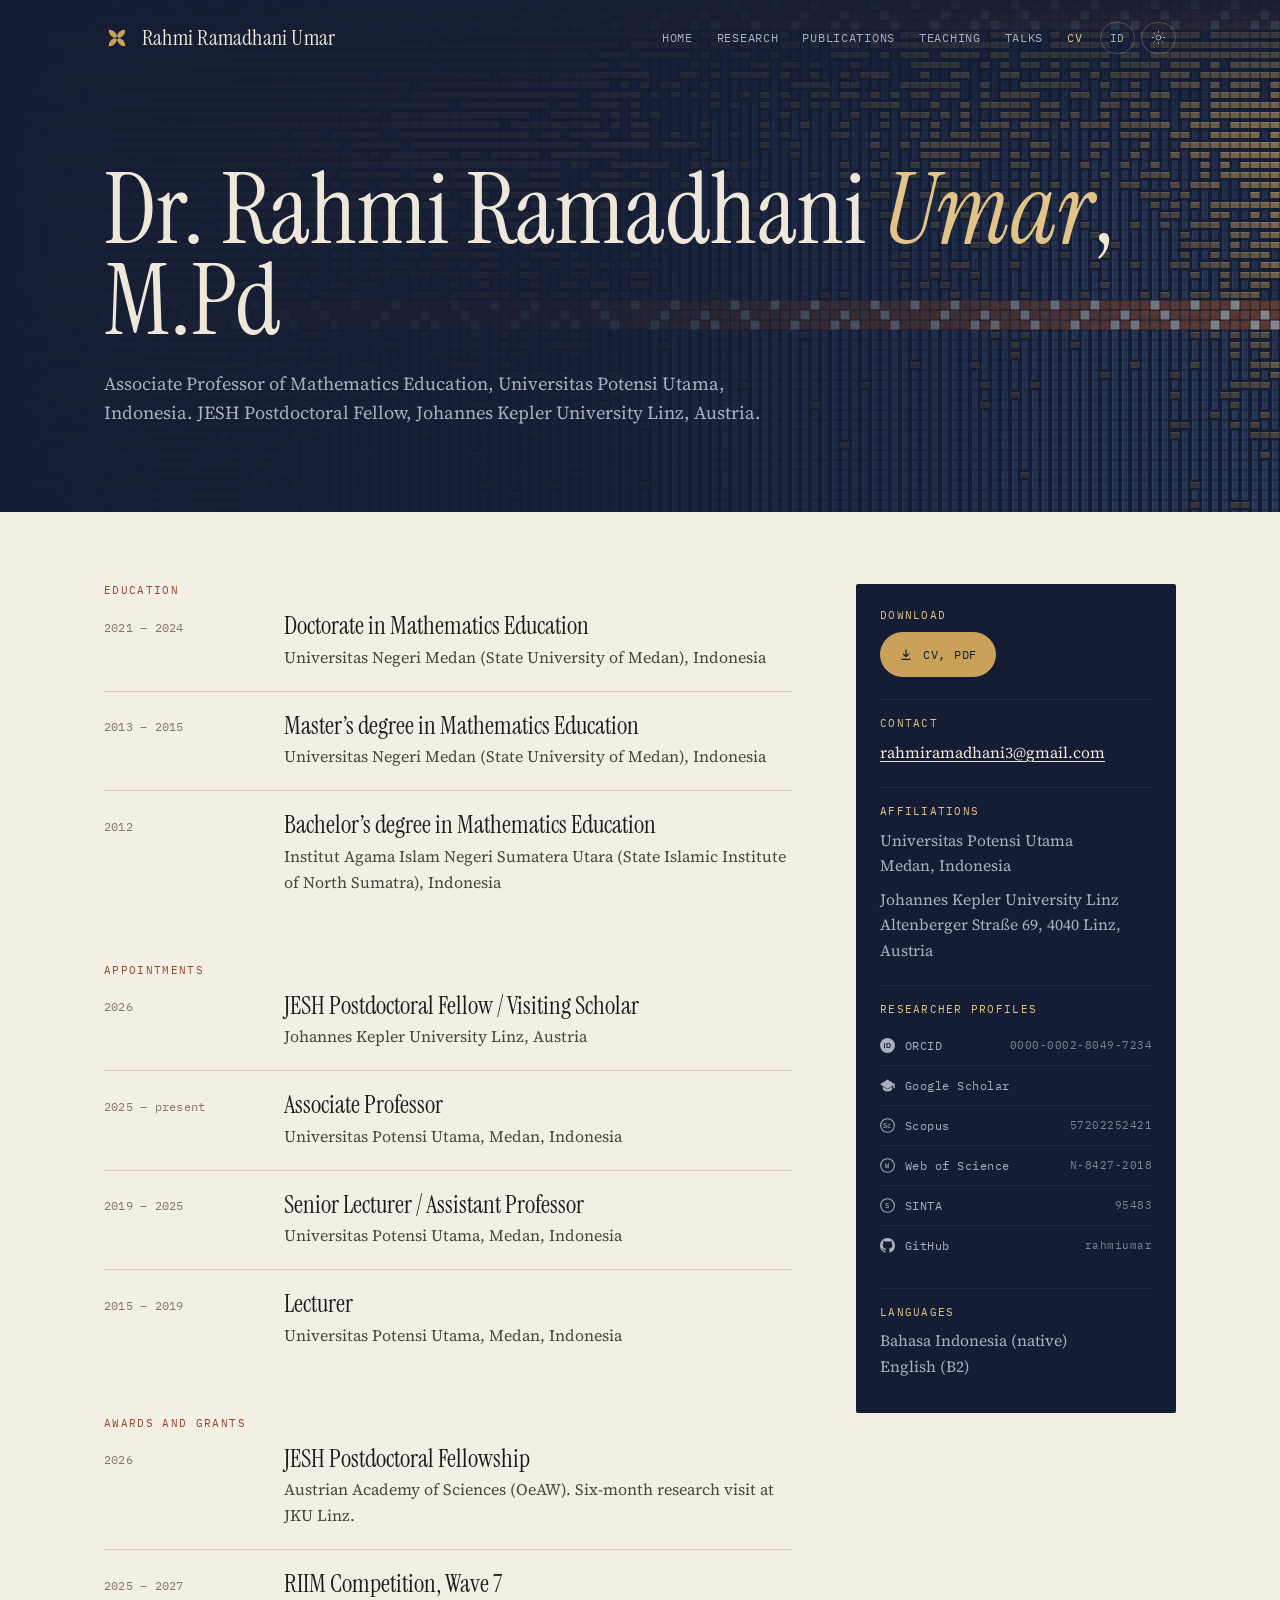
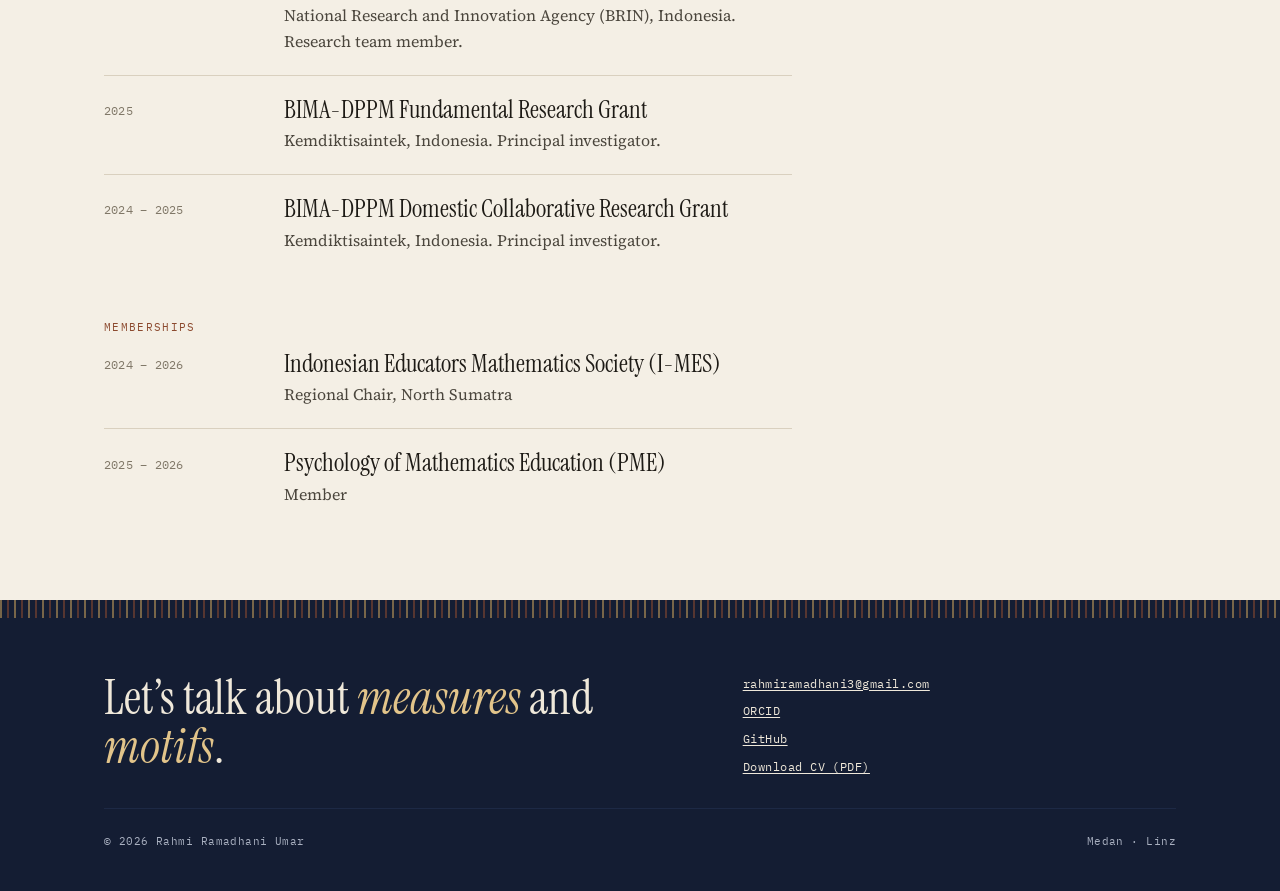
<file: cv.html>
<!DOCTYPE html>
<html lang="en" data-lang="en">
<head>
<meta charset="UTF-8">
<meta name="viewport" content="width=device-width, initial-scale=1">
<title>CV &middot; Rahmi Ramadhani Umar</title>
<meta name="description" content="Curriculum vitae and contact details of Rahmi Ramadhani Umar.">
<meta name="author" content="Rahmi Ramadhani Umar">
<meta name="theme-color" content="#141d33">
<link rel="canonical" href="https://rahmiumar.github.io/cv.html">
<link rel="alternate" hreflang="en" href="https://rahmiumar.github.io/cv.html">
<meta property="og:type" content="profile">
<meta property="og:title" content="CV &middot; Rahmi Ramadhani Umar">
<meta property="og:description" content="Curriculum vitae and contact details of Rahmi Ramadhani Umar.">
<meta property="og:url" content="https://rahmiumar.github.io/cv.html">
<link rel="icon" href="data:image/svg+xml,%3Csvg xmlns='http://www.w3.org/2000/svg' viewBox='0 0 32 32'%3E%3Crect width='32' height='32' fill='%23141d33'/%3E%3Cpath fill='%23c9a15b' d='M16.00 16.00A9.4 9.4 0 0 1 26.18 26.18A9.4 9.4 0 0 1 16.00 16.00Z'/%3E%3Cpath fill='%23c9a15b' d='M16.00 16.00A9.4 9.4 0 0 1 5.82 26.18A9.4 9.4 0 0 1 16.00 16.00Z'/%3E%3Cpath fill='%23c9a15b' d='M16.00 16.00A9.4 9.4 0 0 1 5.82 5.82A9.4 9.4 0 0 1 16.00 16.00Z'/%3E%3Cpath fill='%23c9a15b' d='M16.00 16.00A9.4 9.4 0 0 1 26.18 5.82A9.4 9.4 0 0 1 16.00 16.00Z'/%3E%3C/svg%3E">
<link rel="preconnect" href="https://fonts.googleapis.com">
<link rel="preconnect" href="https://fonts.gstatic.com" crossorigin>
<link href="https://fonts.googleapis.com/css2?family=Instrument+Serif:ital@0;1&family=Source+Serif+4:ital,opsz,wght@0,8..60,400;0,8..60,500;1,8..60,400&family=IBM+Plex+Mono:wght@400;500&display=swap" rel="stylesheet">
<link rel="stylesheet" href="assets/css/style.css">
<script>(function(d){d.classList.add('js');try{var t=localStorage.getItem('rru-theme');if(t==='light'||t==='dark')d.setAttribute('data-theme',t);var l=localStorage.getItem('rru-lang');if(l==='en'||l==='id'){d.setAttribute('data-lang',l);d.setAttribute('lang',l);}}catch(e){}})(document.documentElement);</script>
<script type="application/ld+json">{"@context":"https://schema.org","@type":"Person","name":"Rahmi Ramadhani Umar","honorificPrefix":"Dr.","jobTitle":"Associate Professor of Mathematics Education","affiliation":[{"@type":"CollegeOrUniversity","name":"Universitas Potensi Utama"},{"@type":"CollegeOrUniversity","name":"Johannes Kepler University Linz"}],"email":"mailto:rahmiramadhani3@gmail.com","url":"https://rahmiumar.github.io/","sameAs":["https://orcid.org/0000-0002-8049-7234","https://scholar.google.com/citations?user=eZGZv1oAAAAJ","https://www.scopus.com/authid/detail.uri?authorId=57202252421","https://github.com/rahmiumar"]}</script>
</head>
<body>
<a class="skip-link" href="#main">Skip to content</a>
<header class="site-header">
  <div class="wrap">
    <a class="wordmark" href="index.html"><svg viewBox="0 0 32 32" aria-hidden="true" fill="#c9a15b"><path d="M16.00,16.00A9.4,9.4 0 0 1 26.18,26.18A9.4,9.4 0 0 1 16.00,16.00Z"/><path d="M16.00,16.00A9.4,9.4 0 0 1 5.82,26.18A9.4,9.4 0 0 1 16.00,16.00Z"/><path d="M16.00,16.00A9.4,9.4 0 0 1 5.82,5.82A9.4,9.4 0 0 1 16.00,16.00Z"/><path d="M16.00,16.00A9.4,9.4 0 0 1 26.18,5.82A9.4,9.4 0 0 1 16.00,16.00Z"/><circle cx="16" cy="16" r="1.6" fill="#141d33"/></svg><span>Rahmi Ramadhani Umar</span></a>
    <nav class="nav" aria-label="Main">
      <ul><li><a href="index.html"><span lang="en">Home</span><span lang="id">Beranda</span></a></li><li><a href="research.html"><span lang="en">Research</span><span lang="id">Riset</span></a></li><li><a href="publications.html"><span lang="en">Publications</span><span lang="id">Publikasi</span></a></li><li><a href="teaching.html"><span lang="en">Teaching</span><span lang="id">Pengajaran</span></a></li><li><a href="talks.html"><span lang="en">Talks</span><span lang="id">Narasumber</span></a></li><li><a href="cv.html" aria-current="page"><span lang="en">CV</span><span lang="id">CV</span></a></li></ul>
      <button class="tool lang-btn" type="button">ID</button>
      <button class="tool theme-btn" type="button" aria-label="Switch colour theme">
        <svg class="sun" viewBox="0 0 24 24" fill="none" stroke="currentColor" stroke-width="1.5" stroke-linecap="round"><circle cx="12" cy="12" r="4"/><path d="M12 2v2M12 20v2M4.9 4.9l1.4 1.4M17.7 17.7l1.4 1.4M2 12h2M20 12h2M4.9 19.1l1.4-1.4M17.7 6.3l1.4-1.4"/></svg>
        <svg class="moon" viewBox="0 0 24 24" fill="none" stroke="currentColor" stroke-width="1.5" stroke-linecap="round" stroke-linejoin="round"><path d="M21 12.8A9 9 0 1 1 11.2 3 7 7 0 0 0 21 12.8Z"/></svg>
      </button>
      <button class="tool menu-btn" type="button" aria-expanded="false" aria-label="Menu"><svg viewBox="0 0 16 16" fill="none" stroke="currentColor" stroke-width="1.4"><path d="M2 5h12M2 11h12"/></svg></button>
    </nav>
  </div>
</header>
<main id="main">
<section class="page-head"><canvas class="weave" data-cell="10" data-seed="17" aria-hidden="true"></canvas><div class="wrap">
<h1><span lang="en">Dr. Rahmi Ramadhani <em>Umar</em>, M.Pd</span><span lang="id">Dr. Rahmi Ramadhani <em>Umar</em>, M.Pd</span></h1><p lang="en">Associate Professor of Mathematics Education, Universitas Potensi Utama, Indonesia. JESH Postdoctoral Fellow, Johannes Kepler University Linz, Austria.</p><p lang="id">Associate Professor Pendidikan Matematika, Universitas Potensi Utama, Indonesia. JESH Postdoctoral Fellow, Johannes Kepler University Linz, Austria.</p></div></section><section class="sec"><div class="wrap" style="display:block"><div class="cv-grid"><div class="rv"><h2 class="sub-h"><span lang="en">Education</span><span lang="id">Pendidikan</span></h2><ol class="entries"><li><div class="when">2021 &ndash; 2024</div><div><h3>Doctorate in Mathematics Education</h3><p class="where">Universitas Negeri Medan (State University of Medan), Indonesia</p></div></li><li><div class="when">2013 &ndash; 2015</div><div><h3>Master&rsquo;s degree in Mathematics Education</h3><p class="where">Universitas Negeri Medan (State University of Medan), Indonesia</p></div></li><li><div class="when">2012</div><div><h3>Bachelor&rsquo;s degree in Mathematics Education</h3><p class="where">Institut Agama Islam Negeri Sumatera Utara (State Islamic Institute of North Sumatra), Indonesia</p></div></li></ol><h2 class="sub-h"><span lang="en">Appointments</span><span lang="id">Jabatan akademik</span></h2><ol class="entries"><li><div class="when">2026</div><div><h3>JESH Postdoctoral Fellow / Visiting Scholar</h3><p class="where">Johannes Kepler University Linz, Austria</p></div></li><li><div class="when">2025 &ndash; present</div><div><h3>Associate Professor</h3><p class="where">Universitas Potensi Utama, Medan, Indonesia</p></div></li><li><div class="when">2019 &ndash; 2025</div><div><h3>Senior Lecturer / Assistant Professor</h3><p class="where">Universitas Potensi Utama, Medan, Indonesia</p></div></li><li><div class="when">2015 &ndash; 2019</div><div><h3>Lecturer</h3><p class="where">Universitas Potensi Utama, Medan, Indonesia</p></div></li></ol><h2 class="sub-h"><span lang="en">Awards and grants</span><span lang="id">Penghargaan dan hibah</span></h2><ol class="entries"><li><div class="when">2026</div><div><h3>JESH Postdoctoral Fellowship</h3><p class="where">Austrian Academy of Sciences (OeAW). Six-month research visit at JKU Linz.</p></div></li><li><div class="when">2025 &ndash; 2027</div><div><h3>RIIM Competition, Wave 7</h3><p class="where">National Research and Innovation Agency (BRIN), Indonesia. Research team member.</p></div></li><li><div class="when">2025</div><div><h3>BIMA-DPPM Fundamental Research Grant</h3><p class="where">Kemdiktisaintek, Indonesia. Principal investigator.</p></div></li><li><div class="when">2024 &ndash; 2025</div><div><h3>BIMA-DPPM Domestic Collaborative Research Grant</h3><p class="where">Kemdiktisaintek, Indonesia. Principal investigator.</p></div></li></ol><h2 class="sub-h"><span lang="en">Memberships</span><span lang="id">Keanggotaan</span></h2><ol class="entries"><li><div class="when">2024 &ndash; 2026</div><div><h3>Indonesian Educators Mathematics Society (I-MES)</h3><p class="where">Regional Chair, North Sumatra</p></div></li><li><div class="when">2025 &ndash; 2026</div><div><h3>Psychology of Mathematics Education (PME)</h3><p class="where">Member</p></div></li></ol></div><aside class="aside">
<section><h2><span lang="en">Download</span><span lang="id">Unduh</span></h2><p><a class="btn gold" href="assets/files/Rahmi_Ramadhani_Umar_CV.pdf" download><svg viewBox="0 0 16 16" fill="none" stroke="currentColor" stroke-width="1.4" aria-hidden="true"><path d="M8 2v8M4.5 6.5 8 10l3.5-3.5M3 13h10"/></svg><span lang="en">CV, PDF</span><span lang="id">CV, PDF</span></a></p></section>
<section><h2><span lang="en">Contact</span><span lang="id">Kontak</span></h2><p><a href="mailto:rahmiramadhani3@gmail.com">rahmiramadhani3@gmail.com</a></p></section>
<section><h2><span lang="en">Affiliations</span><span lang="id">Afiliasi</span></h2><p>Universitas Potensi Utama<br>Medan, Indonesia</p><p>Johannes Kepler University Linz<br>Altenberger Stra&szlig;e 69, 4040 Linz, Austria</p></section>
<section><h2><span lang="en">Researcher profiles</span><span lang="id">Profil peneliti</span></h2><ul class="profiles stack"><li><a href="https://orcid.org/0000-0002-8049-7234" target="_blank" rel="noopener"><svg viewBox="0 0 16 16" aria-hidden="true"><circle cx="8" cy="8" r="8" fill="currentColor"/><text x="8" y="11" text-anchor="middle" font-family="Arial,sans-serif" font-size="7.6" font-weight="700" style="fill:var(--kertas)">iD</text></svg><b>ORCID</b><span>0000-0002-8049-7234</span></a></li><li><a href="https://scholar.google.com/citations?user=eZGZv1oAAAAJ&amp;hl=id" target="_blank" rel="noopener"><svg viewBox="0 0 16 16" aria-hidden="true"><path fill="currentColor" d="M8 1.5 0 6.6l8 5 6.2-3.9V11h1.6V6.6z"/><path fill="currentColor" d="M3 9.2v2.6c0 1.2 2.3 2.7 5 2.7s5-1.5 5-2.7V9.2l-5 3.1z"/></svg><b>Google Scholar</b></a></li><li><a href="https://www.scopus.com/authid/detail.uri?authorId=57202252421" target="_blank" rel="noopener"><svg viewBox="0 0 16 16" aria-hidden="true"><circle cx="8" cy="8" r="7.3" fill="none" stroke="currentColor" stroke-width="1.1"/><text x="8" y="11" text-anchor="middle" font-family="IBM Plex Mono,monospace" font-size="7.4" font-weight="500" fill="currentColor">Sc</text></svg><b>Scopus</b><span>57202252421</span></a></li><li><a href="https://www.webofscience.com/wos/author/record/N-8427-2018" target="_blank" rel="noopener"><svg viewBox="0 0 16 16" aria-hidden="true"><circle cx="8" cy="8" r="7.3" fill="none" stroke="currentColor" stroke-width="1.1"/><text x="8" y="11" text-anchor="middle" font-family="IBM Plex Mono,monospace" font-size="7.4" font-weight="500" fill="currentColor">W</text></svg><b>Web of Science</b><span>N-8427-2018</span></a></li><li><a href="https://sinta.kemdiktisaintek.go.id/authors/profile/95483" target="_blank" rel="noopener"><svg viewBox="0 0 16 16" aria-hidden="true"><circle cx="8" cy="8" r="7.3" fill="none" stroke="currentColor" stroke-width="1.1"/><text x="8" y="11" text-anchor="middle" font-family="IBM Plex Mono,monospace" font-size="7.4" font-weight="500" fill="currentColor">S</text></svg><b>SINTA</b><span>95483</span></a></li><li><a href="https://github.com/rahmiumar" target="_blank" rel="noopener"><svg viewBox="0 0 16 16" aria-hidden="true"><path fill="currentColor" d="M8 0C3.58 0 0 3.58 0 8c0 3.54 2.29 6.53 5.47 7.59.4.07.55-.17.55-.38 0-.19-.01-.82-.01-1.49-2.01.37-2.53-.49-2.69-.94-.09-.23-.48-.94-.82-1.13-.28-.15-.68-.52-.01-.53.63-.01 1.08.58 1.23.82.72 1.21 1.87.87 2.33.66.07-.52.28-.87.51-1.07-1.78-.2-3.64-.89-3.64-3.95 0-.87.31-1.59.82-2.15-.08-.2-.36-1.02.08-2.12 0 0 .67-.21 2.2.82.64-.18 1.32-.27 2-.27.68 0 1.36.09 2 .27 1.53-1.04 2.2-.82 2.2-.82.44 1.1.16 1.92.08 2.12.51.56.82 1.27.82 2.15 0 3.07-1.87 3.75-3.65 3.95.29.25.54.73.54 1.48 0 1.07-.01 1.93-.01 2.2 0 .21.15.46.55.38A8.01 8.01 0 0 0 16 8c0-4.42-3.58-8-8-8z"/></svg><b>GitHub</b><span>rahmiumar</span></a></li></ul></section>
<section><h2><span lang="en">Languages</span><span lang="id">Bahasa</span></h2><p>Bahasa Indonesia (<span lang="en">native</span><span lang="id">ibu</span>)<br>English (B2)</p></section>
</aside></div></div></section>
</main>
<footer class="site-footer">
  <div class="fringe" aria-hidden="true"></div>
  <div class="wrap">
    <h2><span lang="en">Let&rsquo;s talk about <em>measures</em> and <em>motifs</em>.</span><span lang="id">Mari berbincang soal <em>ukuran</em> dan <em>motif</em>.</span></h2>
    <div class="links">
      <a href="mailto:rahmiramadhani3@gmail.com">rahmiramadhani3@gmail.com</a>
      <a href="https://orcid.org/0000-0002-8049-7234" target="_blank" rel="noopener">ORCID</a>
      <a href="https://github.com/rahmiumar" target="_blank" rel="noopener">GitHub</a>
      <a href="assets/files/Rahmi_Ramadhani_Umar_CV.pdf" download><span lang="en">Download CV (PDF)</span><span lang="id">Unduh CV (PDF)</span></a>
    </div>
    <div class="base"><span>&copy; <span id="year">2026</span> Rahmi Ramadhani Umar</span><span>Medan &middot; Linz</span></div>
  </div>
</footer>
<script src="assets/js/weave.js"></script>
<script src="assets/js/main.js"></script>
</body>
</html>
</file>
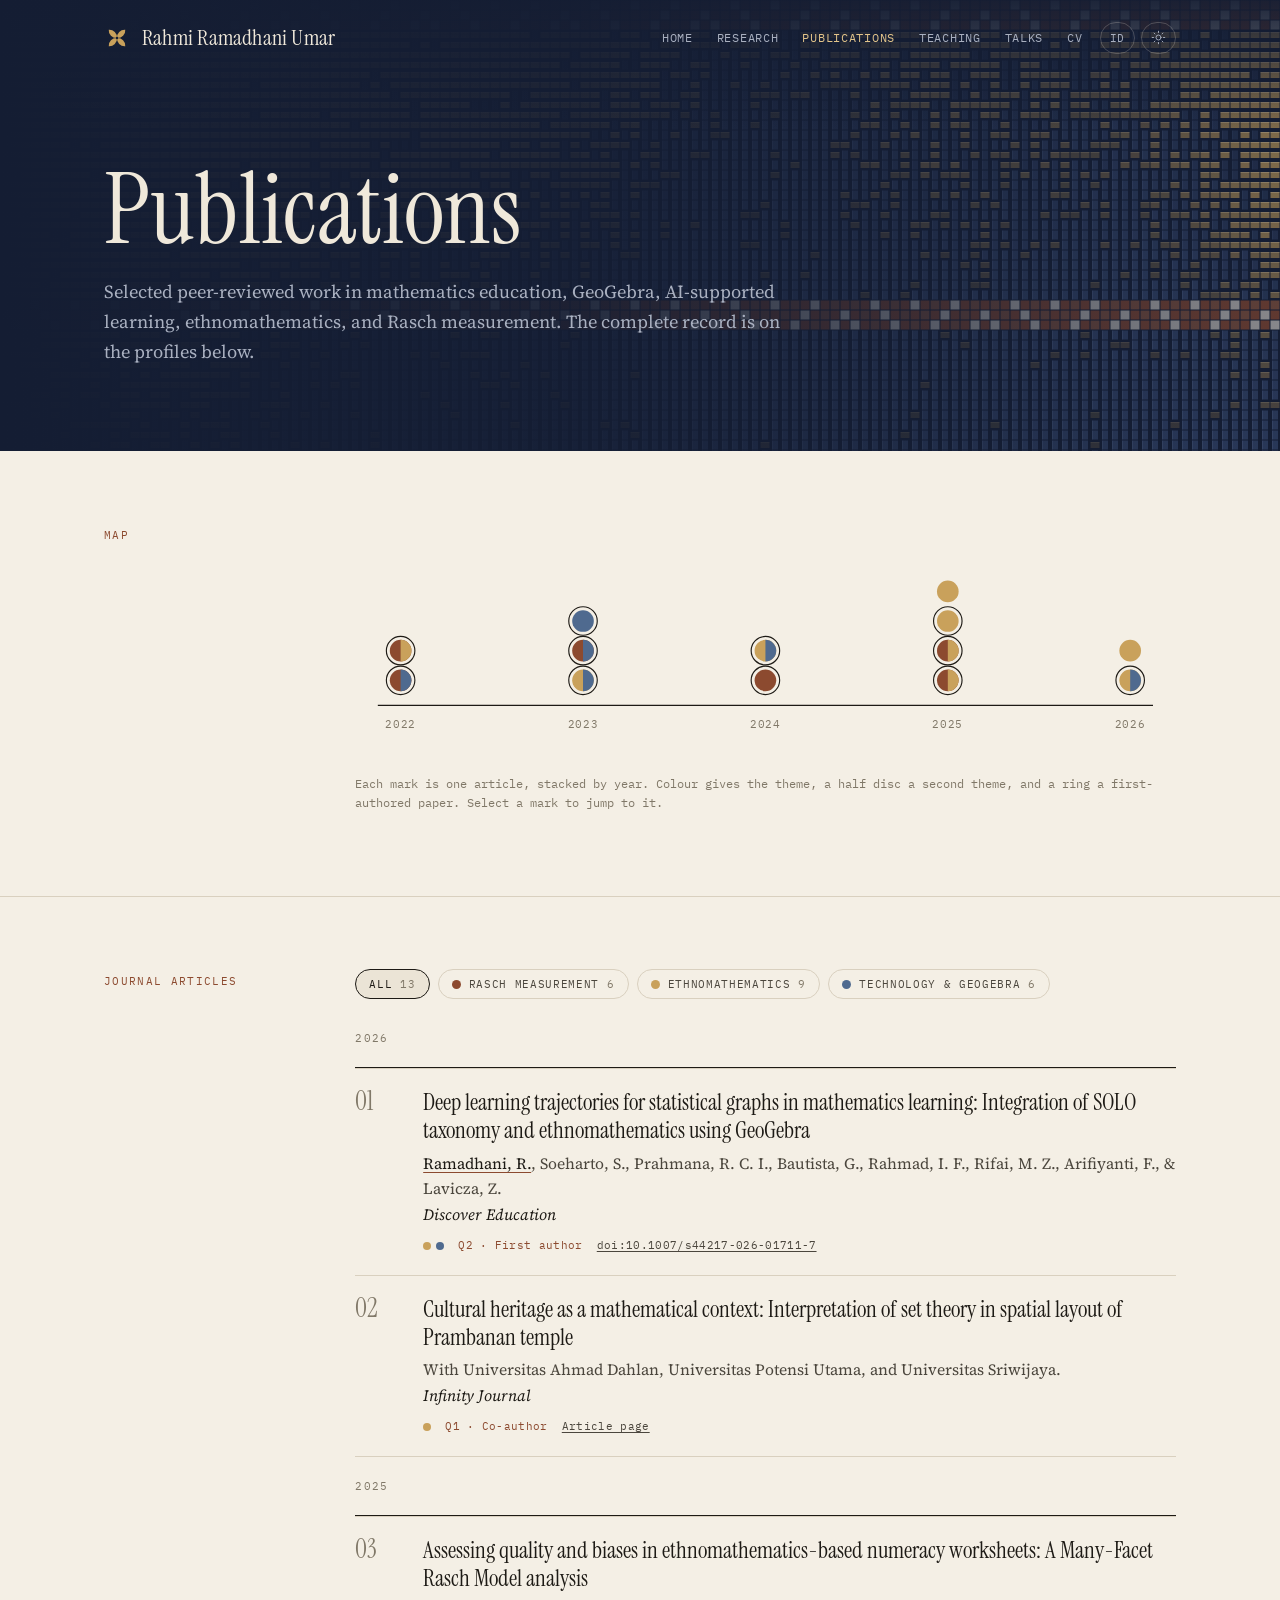
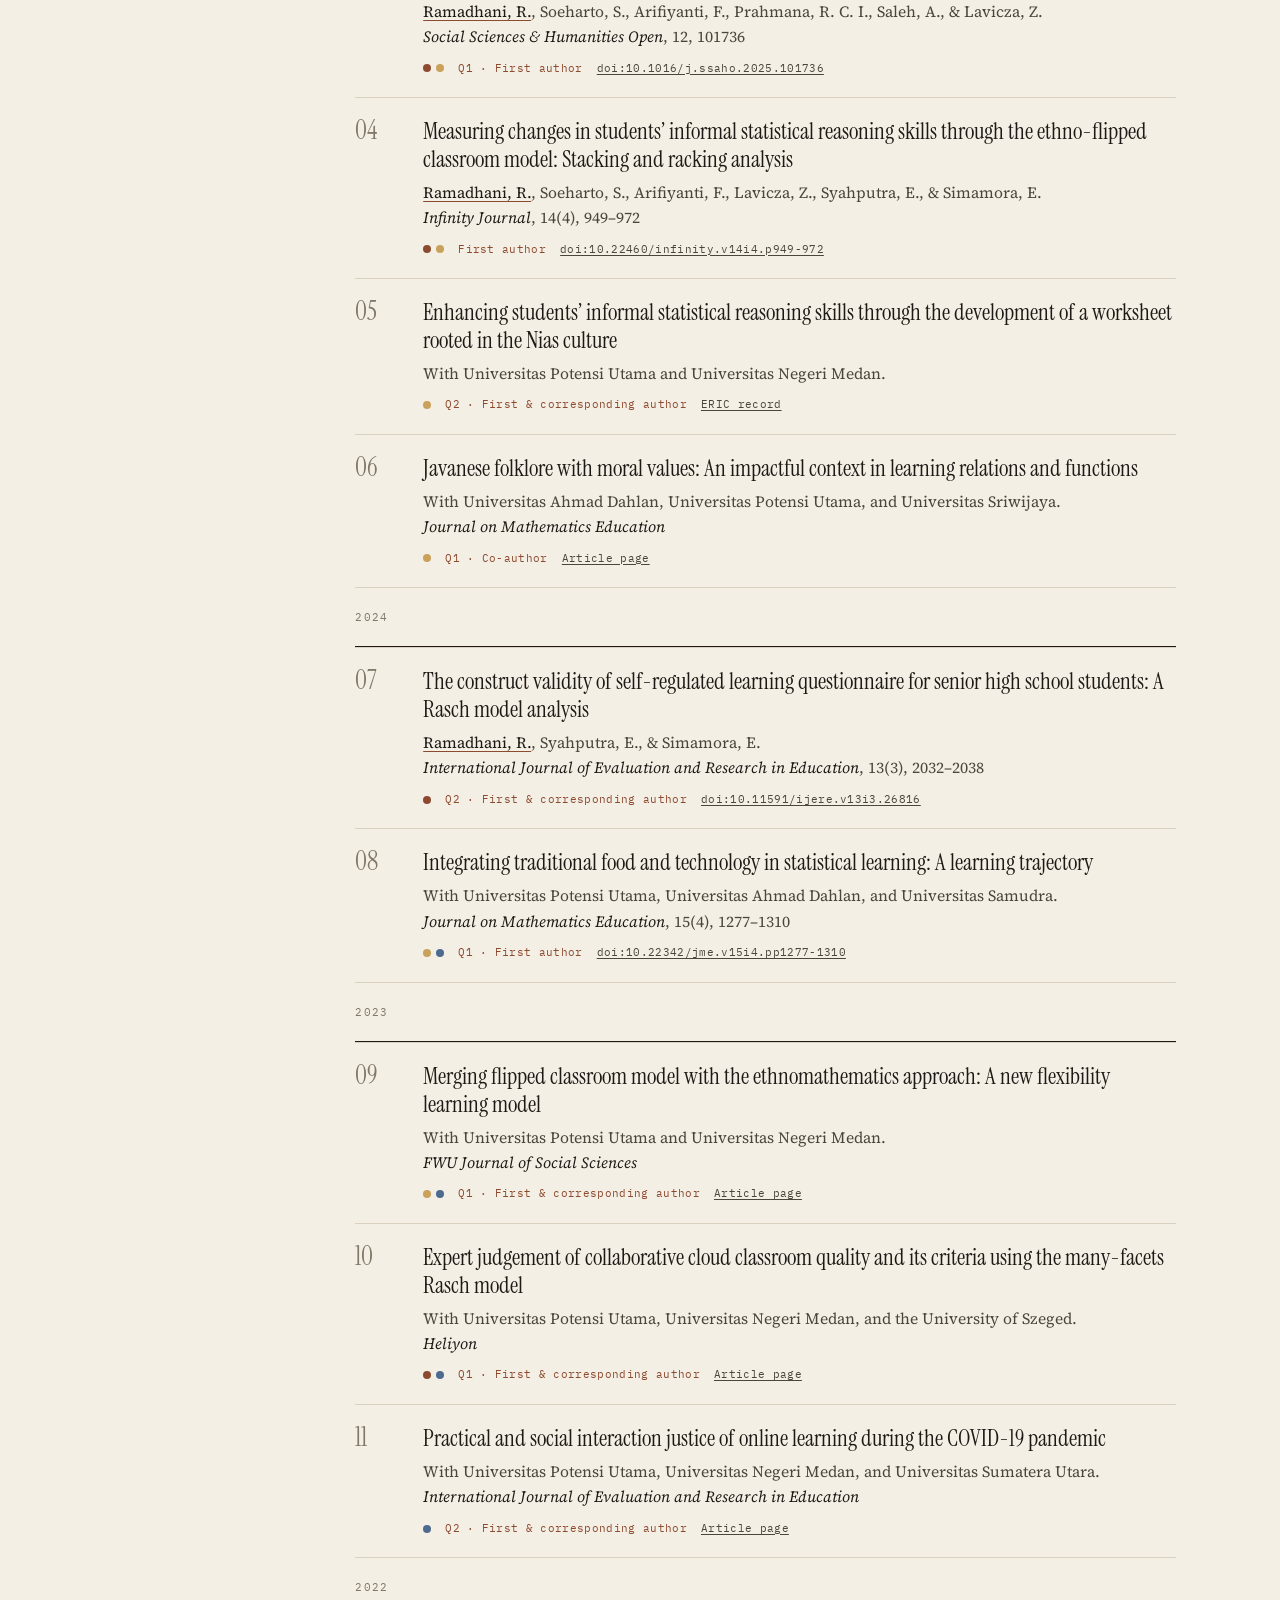
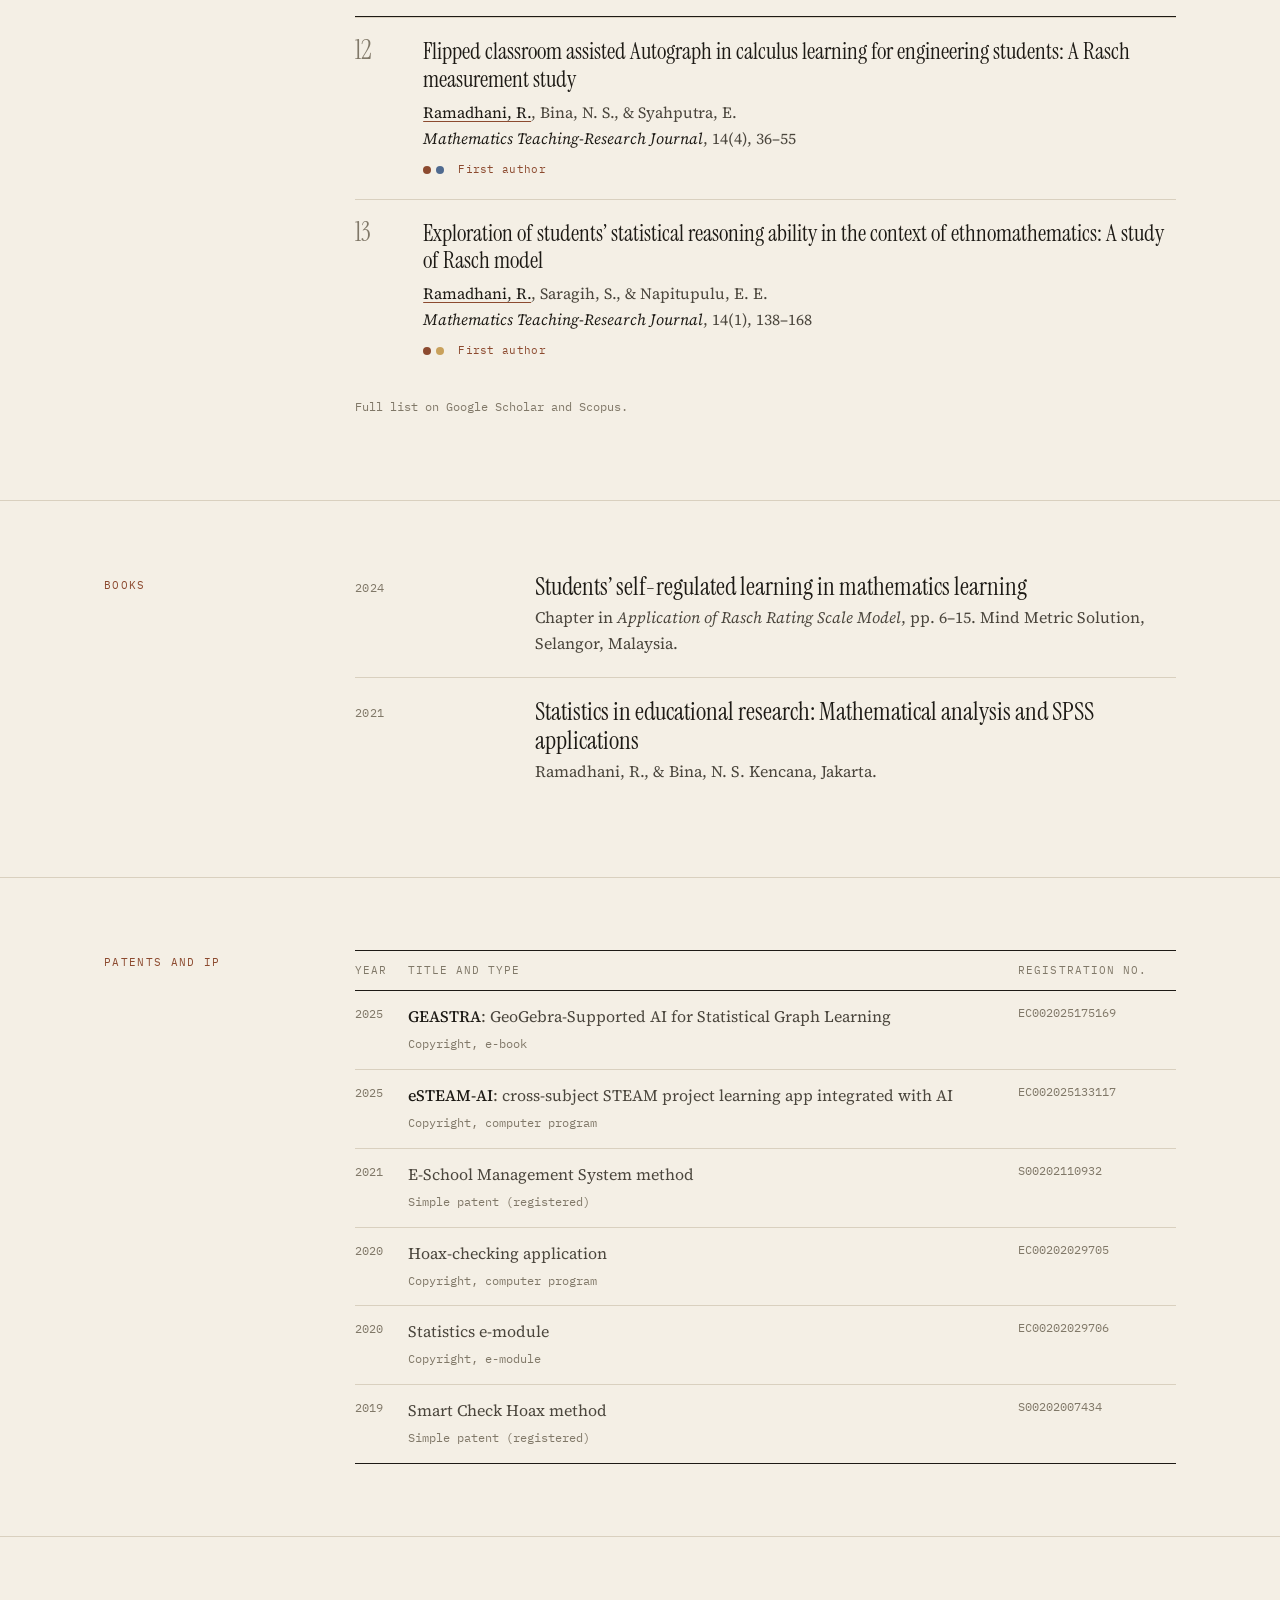
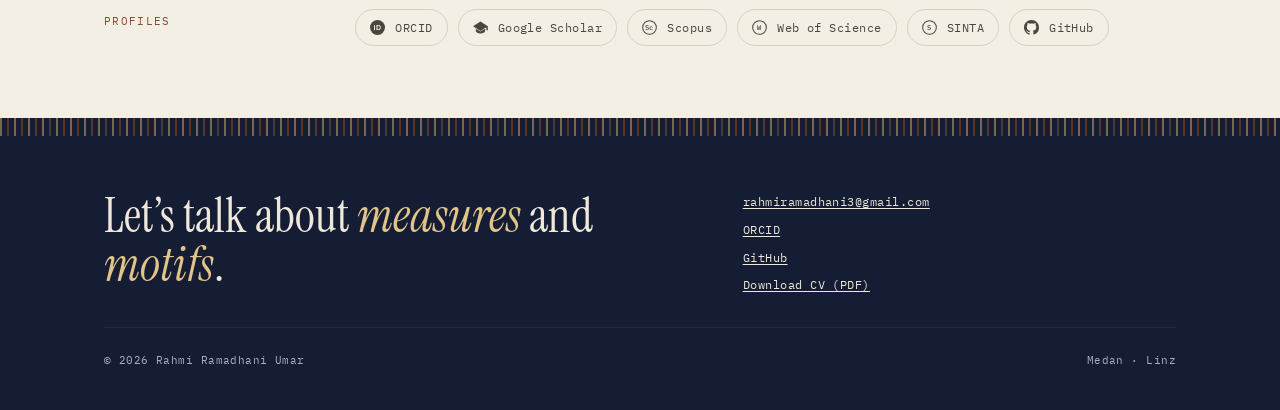
<file: publications.html>
<!DOCTYPE html>
<html lang="en" data-lang="en">
<head>
<meta charset="UTF-8">
<meta name="viewport" content="width=device-width, initial-scale=1">
<title>Publications &middot; Rahmi Ramadhani Umar</title>
<meta name="description" content="Journal articles, books and research outputs of Rahmi Ramadhani Umar.">
<meta name="author" content="Rahmi Ramadhani Umar">
<meta name="theme-color" content="#141d33">
<link rel="canonical" href="https://rahmiumar.github.io/publications.html">
<link rel="alternate" hreflang="en" href="https://rahmiumar.github.io/publications.html">
<meta property="og:type" content="profile">
<meta property="og:title" content="Publications &middot; Rahmi Ramadhani Umar">
<meta property="og:description" content="Journal articles, books and research outputs of Rahmi Ramadhani Umar.">
<meta property="og:url" content="https://rahmiumar.github.io/publications.html">
<link rel="icon" href="data:image/svg+xml,%3Csvg xmlns='http://www.w3.org/2000/svg' viewBox='0 0 32 32'%3E%3Crect width='32' height='32' fill='%23141d33'/%3E%3Cpath fill='%23c9a15b' d='M16.00 16.00A9.4 9.4 0 0 1 26.18 26.18A9.4 9.4 0 0 1 16.00 16.00Z'/%3E%3Cpath fill='%23c9a15b' d='M16.00 16.00A9.4 9.4 0 0 1 5.82 26.18A9.4 9.4 0 0 1 16.00 16.00Z'/%3E%3Cpath fill='%23c9a15b' d='M16.00 16.00A9.4 9.4 0 0 1 5.82 5.82A9.4 9.4 0 0 1 16.00 16.00Z'/%3E%3Cpath fill='%23c9a15b' d='M16.00 16.00A9.4 9.4 0 0 1 26.18 5.82A9.4 9.4 0 0 1 16.00 16.00Z'/%3E%3C/svg%3E">
<link rel="preconnect" href="https://fonts.googleapis.com">
<link rel="preconnect" href="https://fonts.gstatic.com" crossorigin>
<link href="https://fonts.googleapis.com/css2?family=Instrument+Serif:ital@0;1&family=Source+Serif+4:ital,opsz,wght@0,8..60,400;0,8..60,500;1,8..60,400&family=IBM+Plex+Mono:wght@400;500&display=swap" rel="stylesheet">
<link rel="stylesheet" href="assets/css/style.css">
<script>(function(d){d.classList.add('js');try{var t=localStorage.getItem('rru-theme');if(t==='light'||t==='dark')d.setAttribute('data-theme',t);var l=localStorage.getItem('rru-lang');if(l==='en'||l==='id'){d.setAttribute('data-lang',l);d.setAttribute('lang',l);}}catch(e){}})(document.documentElement);</script>
<script type="application/ld+json">{"@context":"https://schema.org","@type":"Person","name":"Rahmi Ramadhani Umar","honorificPrefix":"Dr.","jobTitle":"Associate Professor of Mathematics Education","affiliation":[{"@type":"CollegeOrUniversity","name":"Universitas Potensi Utama"},{"@type":"CollegeOrUniversity","name":"Johannes Kepler University Linz"}],"email":"mailto:rahmiramadhani3@gmail.com","url":"https://rahmiumar.github.io/","sameAs":["https://orcid.org/0000-0002-8049-7234","https://scholar.google.com/citations?user=eZGZv1oAAAAJ","https://www.scopus.com/authid/detail.uri?authorId=57202252421","https://github.com/rahmiumar"]}</script>
</head>
<body>
<a class="skip-link" href="#main">Skip to content</a>
<header class="site-header">
  <div class="wrap">
    <a class="wordmark" href="index.html"><svg viewBox="0 0 32 32" aria-hidden="true" fill="#c9a15b"><path d="M16.00,16.00A9.4,9.4 0 0 1 26.18,26.18A9.4,9.4 0 0 1 16.00,16.00Z"/><path d="M16.00,16.00A9.4,9.4 0 0 1 5.82,26.18A9.4,9.4 0 0 1 16.00,16.00Z"/><path d="M16.00,16.00A9.4,9.4 0 0 1 5.82,5.82A9.4,9.4 0 0 1 16.00,16.00Z"/><path d="M16.00,16.00A9.4,9.4 0 0 1 26.18,5.82A9.4,9.4 0 0 1 16.00,16.00Z"/><circle cx="16" cy="16" r="1.6" fill="#141d33"/></svg><span>Rahmi Ramadhani Umar</span></a>
    <nav class="nav" aria-label="Main">
      <ul><li><a href="index.html"><span lang="en">Home</span><span lang="id">Beranda</span></a></li><li><a href="research.html"><span lang="en">Research</span><span lang="id">Riset</span></a></li><li><a href="publications.html" aria-current="page"><span lang="en">Publications</span><span lang="id">Publikasi</span></a></li><li><a href="teaching.html"><span lang="en">Teaching</span><span lang="id">Pengajaran</span></a></li><li><a href="talks.html"><span lang="en">Talks</span><span lang="id">Narasumber</span></a></li><li><a href="cv.html"><span lang="en">CV</span><span lang="id">CV</span></a></li></ul>
      <button class="tool lang-btn" type="button">ID</button>
      <button class="tool theme-btn" type="button" aria-label="Switch colour theme">
        <svg class="sun" viewBox="0 0 24 24" fill="none" stroke="currentColor" stroke-width="1.5" stroke-linecap="round"><circle cx="12" cy="12" r="4"/><path d="M12 2v2M12 20v2M4.9 4.9l1.4 1.4M17.7 17.7l1.4 1.4M2 12h2M20 12h2M4.9 19.1l1.4-1.4M17.7 6.3l1.4-1.4"/></svg>
        <svg class="moon" viewBox="0 0 24 24" fill="none" stroke="currentColor" stroke-width="1.5" stroke-linecap="round" stroke-linejoin="round"><path d="M21 12.8A9 9 0 1 1 11.2 3 7 7 0 0 0 21 12.8Z"/></svg>
      </button>
      <button class="tool menu-btn" type="button" aria-expanded="false" aria-label="Menu"><svg viewBox="0 0 16 16" fill="none" stroke="currentColor" stroke-width="1.4"><path d="M2 5h12M2 11h12"/></svg></button>
    </nav>
  </div>
</header>
<main id="main">
<section class="page-head"><canvas class="weave" data-cell="10" data-seed="5" aria-hidden="true"></canvas><div class="wrap">
<h1><span lang="en">Publications</span><span lang="id">Publikasi</span></h1><p lang="en">Selected peer-reviewed work in mathematics education, GeoGebra, AI-supported learning, ethnomathematics, and Rasch measurement. The complete record is on the profiles below.</p><p lang="id">Karya pilihan yang telah melalui telaah sejawat di bidang pendidikan matematika, GeoGebra, pembelajaran berbantuan AI, etnomatematika, dan pengukuran Rasch. Daftar lengkap ada di profil di bawah.</p></div></section>
<section class="sec"><div class="wrap"><h2 class="sec-label"><span lang="en">Map</span><span lang="id">Peta</span></h2><div class="sec-body rv"><div class="pubmap"><svg viewBox="0 0 720 190" aria-label="Publications by year and theme"><line class="base" x1="20" y1="160" x2="700" y2="160"/><text class="yr" x="40.0" y="180" text-anchor="middle">2022</text><g class="mk" data-t="rasch tech" data-target="p12" tabindex="0" role="button" aria-label="Publication 12"><circle class="t-rasch" cx="40.0" cy="138" r="9.5"/><path class="t-tech" d="M40.0,128.5 A9.5,9.5 0 0 1 40.0,147.5 Z"/><circle class="ring" cx="40.0" cy="138" r="12.5"/></g><g class="mk" data-t="rasch ethno" data-target="p13" tabindex="0" role="button" aria-label="Publication 13"><circle class="t-rasch" cx="40.0" cy="112" r="9.5"/><path class="t-ethno" d="M40.0,102.5 A9.5,9.5 0 0 1 40.0,121.5 Z"/><circle class="ring" cx="40.0" cy="112" r="12.5"/></g><text class="yr" x="200.0" y="180" text-anchor="middle">2023</text><g class="mk" data-t="ethno tech" data-target="p9" tabindex="0" role="button" aria-label="Publication 9"><circle class="t-ethno" cx="200.0" cy="138" r="9.5"/><path class="t-tech" d="M200.0,128.5 A9.5,9.5 0 0 1 200.0,147.5 Z"/><circle class="ring" cx="200.0" cy="138" r="12.5"/></g><g class="mk" data-t="rasch tech" data-target="p10" tabindex="0" role="button" aria-label="Publication 10"><circle class="t-rasch" cx="200.0" cy="112" r="9.5"/><path class="t-tech" d="M200.0,102.5 A9.5,9.5 0 0 1 200.0,121.5 Z"/><circle class="ring" cx="200.0" cy="112" r="12.5"/></g><g class="mk" data-t="tech" data-target="p11" tabindex="0" role="button" aria-label="Publication 11"><circle class="t-tech" cx="200.0" cy="86" r="9.5"/><circle class="ring" cx="200.0" cy="86" r="12.5"/></g><text class="yr" x="360.0" y="180" text-anchor="middle">2024</text><g class="mk" data-t="rasch" data-target="p7" tabindex="0" role="button" aria-label="Publication 7"><circle class="t-rasch" cx="360.0" cy="138" r="9.5"/><circle class="ring" cx="360.0" cy="138" r="12.5"/></g><g class="mk" data-t="ethno tech" data-target="p8" tabindex="0" role="button" aria-label="Publication 8"><circle class="t-ethno" cx="360.0" cy="112" r="9.5"/><path class="t-tech" d="M360.0,102.5 A9.5,9.5 0 0 1 360.0,121.5 Z"/><circle class="ring" cx="360.0" cy="112" r="12.5"/></g><text class="yr" x="520.0" y="180" text-anchor="middle">2025</text><g class="mk" data-t="rasch ethno" data-target="p3" tabindex="0" role="button" aria-label="Publication 3"><circle class="t-rasch" cx="520.0" cy="138" r="9.5"/><path class="t-ethno" d="M520.0,128.5 A9.5,9.5 0 0 1 520.0,147.5 Z"/><circle class="ring" cx="520.0" cy="138" r="12.5"/></g><g class="mk" data-t="rasch ethno" data-target="p4" tabindex="0" role="button" aria-label="Publication 4"><circle class="t-rasch" cx="520.0" cy="112" r="9.5"/><path class="t-ethno" d="M520.0,102.5 A9.5,9.5 0 0 1 520.0,121.5 Z"/><circle class="ring" cx="520.0" cy="112" r="12.5"/></g><g class="mk" data-t="ethno" data-target="p5" tabindex="0" role="button" aria-label="Publication 5"><circle class="t-ethno" cx="520.0" cy="86" r="9.5"/><circle class="ring" cx="520.0" cy="86" r="12.5"/></g><g class="mk" data-t="ethno" data-target="p6" tabindex="0" role="button" aria-label="Publication 6"><circle class="t-ethno" cx="520.0" cy="60" r="9.5"/></g><text class="yr" x="680.0" y="180" text-anchor="middle">2026</text><g class="mk" data-t="ethno tech" data-target="p1" tabindex="0" role="button" aria-label="Publication 1"><circle class="t-ethno" cx="680.0" cy="138" r="9.5"/><path class="t-tech" d="M680.0,128.5 A9.5,9.5 0 0 1 680.0,147.5 Z"/><circle class="ring" cx="680.0" cy="138" r="12.5"/></g><g class="mk" data-t="ethno" data-target="p2" tabindex="0" role="button" aria-label="Publication 2"><circle class="t-ethno" cx="680.0" cy="112" r="9.5"/></g></svg></div><p lang="en" class="note">Each mark is one article, stacked by year. Colour gives the theme, a half disc a second theme, and a ring a first-authored paper. Select a mark to jump to it.</p><p lang="id" class="note">Setiap tanda adalah satu artikel, ditumpuk per tahun. Warna menunjukkan tema, setengah lingkaran tema kedua, dan cincin artikel sebagai penulis pertama. Pilih tanda untuk melompat ke artikelnya.</p></div></div></section>
<section class="sec"><div class="wrap"><h2 class="sec-label"><span lang="en">Journal articles</span><span lang="id">Artikel jurnal</span></h2><div class="sec-body"><div class="filters" role="group" aria-label="Filter by theme"><button class="chip" data-f="all" aria-pressed="true"><span lang="en">All</span><span lang="id">Semua</span> <span class="n">13</span></button><button class="chip" data-f="rasch" aria-pressed="false"><i class="bg-rasch"></i><span lang="en">Rasch measurement</span><span lang="id">Pengukuran Rasch</span> <span class="n">6</span></button><button class="chip" data-f="ethno" aria-pressed="false"><i class="bg-ethno"></i><span lang="en">Ethnomathematics</span><span lang="id">Etnomatematika</span> <span class="n">9</span></button><button class="chip" data-f="tech" aria-pressed="false"><i class="bg-tech"></i><span lang="en">Technology &amp; GeoGebra</span><span lang="id">Teknologi &amp; GeoGebra</span> <span class="n">6</span></button></div><ol class="pubs" data-filterable><li class="year-row">2026</li><li id="p1" data-t="ethno tech"><span class="num">01</span><div><p class="pub-title"><a href="https://doi.org/10.1007/s44217-026-01711-7" target="_blank" rel="noopener">Deep learning trajectories for statistical graphs in mathematics learning: Integration of SOLO taxonomy and ethnomathematics using GeoGebra</a></p><p class="pub-authors"><span class="me">Ramadhani, R.</span>, Soeharto, S., Prahmana, R. C. I., Bautista, G., Rahmad, I. F., Rifai, M. Z., Arifiyanti, F., &amp; Lavicza, Z.</p><p class="pub-venue"><em>Discover Education</em></p><div class="pub-foot"><span class="tags"><i class="bg-ethno" title="Ethnomathematics"></i><i class="bg-tech" title="Technology &amp; GeoGebra"></i></span><span class="q">Q2 · First author</span><a href="https://doi.org/10.1007/s44217-026-01711-7" target="_blank" rel="noopener">doi:10.1007/s44217-026-01711-7</a></div></div></li><li id="p2" data-t="ethno"><span class="num">02</span><div><p class="pub-title"><a href="https://e-journal.stkipsiliwangi.ac.id/index.php/infinity/article/view/6527" target="_blank" rel="noopener">Cultural heritage as a mathematical context: Interpretation of set theory in spatial layout of Prambanan temple</a></p><p class="pub-authors">With Universitas Ahmad Dahlan, Universitas Potensi Utama, and Universitas Sriwijaya.</p><p class="pub-venue"><em>Infinity Journal</em></p><div class="pub-foot"><span class="tags"><i class="bg-ethno" title="Ethnomathematics"></i></span><span class="q">Q1 · Co-author</span><a href="https://e-journal.stkipsiliwangi.ac.id/index.php/infinity/article/view/6527" target="_blank" rel="noopener">Article page</a></div></div></li><li class="year-row">2025</li><li id="p3" data-t="rasch ethno"><span class="num">03</span><div><p class="pub-title"><a href="https://doi.org/10.1016/j.ssaho.2025.101736" target="_blank" rel="noopener">Assessing quality and biases in ethnomathematics-based numeracy worksheets: A Many-Facet Rasch Model analysis</a></p><p class="pub-authors"><span class="me">Ramadhani, R.</span>, Soeharto, S., Arifiyanti, F., Prahmana, R. C. I., Saleh, A., &amp; Lavicza, Z.</p><p class="pub-venue"><em>Social Sciences &amp; Humanities Open</em>, 12, 101736</p><div class="pub-foot"><span class="tags"><i class="bg-rasch" title="Rasch measurement"></i><i class="bg-ethno" title="Ethnomathematics"></i></span><span class="q">Q1 · First author</span><a href="https://doi.org/10.1016/j.ssaho.2025.101736" target="_blank" rel="noopener">doi:10.1016/j.ssaho.2025.101736</a></div></div></li><li id="p4" data-t="rasch ethno"><span class="num">04</span><div><p class="pub-title"><a href="https://doi.org/10.22460/infinity.v14i4.p949-972" target="_blank" rel="noopener">Measuring changes in students&rsquo; informal statistical reasoning skills through the ethno-flipped classroom model: Stacking and racking analysis</a></p><p class="pub-authors"><span class="me">Ramadhani, R.</span>, Soeharto, S., Arifiyanti, F., Lavicza, Z., Syahputra, E., &amp; Simamora, E.</p><p class="pub-venue"><em>Infinity Journal</em>, 14(4), 949&ndash;972</p><div class="pub-foot"><span class="tags"><i class="bg-rasch" title="Rasch measurement"></i><i class="bg-ethno" title="Ethnomathematics"></i></span><span class="q">First author</span><a href="https://doi.org/10.22460/infinity.v14i4.p949-972" target="_blank" rel="noopener">doi:10.22460/infinity.v14i4.p949-972</a></div></div></li><li id="p5" data-t="ethno"><span class="num">05</span><div><p class="pub-title"><a href="https://eric.ed.gov/?id=EJ1474266" target="_blank" rel="noopener">Enhancing students&rsquo; informal statistical reasoning skills through the development of a worksheet rooted in the Nias culture</a></p><p class="pub-authors">With Universitas Potensi Utama and Universitas Negeri Medan.</p><div class="pub-foot"><span class="tags"><i class="bg-ethno" title="Ethnomathematics"></i></span><span class="q">Q2 · First &amp; corresponding author</span><a href="https://eric.ed.gov/?id=EJ1474266" target="_blank" rel="noopener">ERIC record</a></div></div></li><li id="p6" data-t="ethno"><span class="num">06</span><div><p class="pub-title"><a href="https://jme.ejournal.unsri.ac.id/index.php/jme/article/view/3016" target="_blank" rel="noopener">Javanese folklore with moral values: An impactful context in learning relations and functions</a></p><p class="pub-authors">With Universitas Ahmad Dahlan, Universitas Potensi Utama, and Universitas Sriwijaya.</p><p class="pub-venue"><em>Journal on Mathematics Education</em></p><div class="pub-foot"><span class="tags"><i class="bg-ethno" title="Ethnomathematics"></i></span><span class="q">Q1 · Co-author</span><a href="https://jme.ejournal.unsri.ac.id/index.php/jme/article/view/3016" target="_blank" rel="noopener">Article page</a></div></div></li><li class="year-row">2024</li><li id="p7" data-t="rasch"><span class="num">07</span><div><p class="pub-title"><a href="https://doi.org/10.11591/ijere.v13i3.26816" target="_blank" rel="noopener">The construct validity of self-regulated learning questionnaire for senior high school students: A Rasch model analysis</a></p><p class="pub-authors"><span class="me">Ramadhani, R.</span>, Syahputra, E., &amp; Simamora, E.</p><p class="pub-venue"><em>International Journal of Evaluation and Research in Education</em>, 13(3), 2032&ndash;2038</p><div class="pub-foot"><span class="tags"><i class="bg-rasch" title="Rasch measurement"></i></span><span class="q">Q2 · First &amp; corresponding author</span><a href="https://doi.org/10.11591/ijere.v13i3.26816" target="_blank" rel="noopener">doi:10.11591/ijere.v13i3.26816</a></div></div></li><li id="p8" data-t="ethno tech"><span class="num">08</span><div><p class="pub-title"><a href="https://doi.org/10.22342/jme.v15i4.pp1277-1310" target="_blank" rel="noopener">Integrating traditional food and technology in statistical learning: A learning trajectory</a></p><p class="pub-authors">With Universitas Potensi Utama, Universitas Ahmad Dahlan, and Universitas Samudra.</p><p class="pub-venue"><em>Journal on Mathematics Education</em>, 15(4), 1277&ndash;1310</p><div class="pub-foot"><span class="tags"><i class="bg-ethno" title="Ethnomathematics"></i><i class="bg-tech" title="Technology &amp; GeoGebra"></i></span><span class="q">Q1 · First author</span><a href="https://doi.org/10.22342/jme.v15i4.pp1277-1310" target="_blank" rel="noopener">doi:10.22342/jme.v15i4.pp1277-1310</a></div></div></li><li class="year-row">2023</li><li id="p9" data-t="ethno tech"><span class="num">09</span><div><p class="pub-title"><a href="https://ojs.sbbwu.edu.pk/fwu-journal/index.php/ojss/article/view/1707" target="_blank" rel="noopener">Merging flipped classroom model with the ethnomathematics approach: A new flexibility learning model</a></p><p class="pub-authors">With Universitas Potensi Utama and Universitas Negeri Medan.</p><p class="pub-venue"><em>FWU Journal of Social Sciences</em></p><div class="pub-foot"><span class="tags"><i class="bg-ethno" title="Ethnomathematics"></i><i class="bg-tech" title="Technology &amp; GeoGebra"></i></span><span class="q">Q1 · First &amp; corresponding author</span><a href="https://ojs.sbbwu.edu.pk/fwu-journal/index.php/ojss/article/view/1707" target="_blank" rel="noopener">Article page</a></div></div></li><li id="p10" data-t="rasch tech"><span class="num">10</span><div><p class="pub-title"><a href="https://www.sciencedirect.com/science/article/pii/S2405844023078040" target="_blank" rel="noopener">Expert judgement of collaborative cloud classroom quality and its criteria using the many-facets Rasch model</a></p><p class="pub-authors">With Universitas Potensi Utama, Universitas Negeri Medan, and the University of Szeged.</p><p class="pub-venue"><em>Heliyon</em></p><div class="pub-foot"><span class="tags"><i class="bg-rasch" title="Rasch measurement"></i><i class="bg-tech" title="Technology &amp; GeoGebra"></i></span><span class="q">Q1 · First &amp; corresponding author</span><a href="https://www.sciencedirect.com/science/article/pii/S2405844023078040" target="_blank" rel="noopener">Article page</a></div></div></li><li id="p11" data-t="tech"><span class="num">11</span><div><p class="pub-title"><a href="https://ijere.iaescore.com/index.php/IJERE/article/view/23922" target="_blank" rel="noopener">Practical and social interaction justice of online learning during the COVID-19 pandemic</a></p><p class="pub-authors">With Universitas Potensi Utama, Universitas Negeri Medan, and Universitas Sumatera Utara.</p><p class="pub-venue"><em>International Journal of Evaluation and Research in Education</em></p><div class="pub-foot"><span class="tags"><i class="bg-tech" title="Technology &amp; GeoGebra"></i></span><span class="q">Q2 · First &amp; corresponding author</span><a href="https://ijere.iaescore.com/index.php/IJERE/article/view/23922" target="_blank" rel="noopener">Article page</a></div></div></li><li class="year-row">2022</li><li id="p12" data-t="rasch tech"><span class="num">12</span><div><p class="pub-title">Flipped classroom assisted Autograph in calculus learning for engineering students: A Rasch measurement study</p><p class="pub-authors"><span class="me">Ramadhani, R.</span>, Bina, N. S., &amp; Syahputra, E.</p><p class="pub-venue"><em>Mathematics Teaching-Research Journal</em>, 14(4), 36&ndash;55</p><div class="pub-foot"><span class="tags"><i class="bg-rasch" title="Rasch measurement"></i><i class="bg-tech" title="Technology &amp; GeoGebra"></i></span><span class="q">First author</span></div></div></li><li id="p13" data-t="rasch ethno"><span class="num">13</span><div><p class="pub-title">Exploration of students&rsquo; statistical reasoning ability in the context of ethnomathematics: A study of Rasch model</p><p class="pub-authors"><span class="me">Ramadhani, R.</span>, Saragih, S., &amp; Napitupulu, E. E.</p><p class="pub-venue"><em>Mathematics Teaching-Research Journal</em>, 14(1), 138&ndash;168</p><div class="pub-foot"><span class="tags"><i class="bg-rasch" title="Rasch measurement"></i><i class="bg-ethno" title="Ethnomathematics"></i></span><span class="q">First author</span></div></div></li></ol><p class="note"><span lang="en">Full list on Google Scholar and Scopus.</span><span lang="id">Daftar lengkap di Google Scholar dan Scopus.</span></p></div></div></section>
<section class="sec"><div class="wrap"><h2 class="sec-label"><span lang="en">Books</span><span lang="id">Buku</span></h2><div class="sec-body rv"><ol class="entries"><li><div class="when">2024</div><div><h3>Students&rsquo; self-regulated learning in mathematics learning</h3><p class="where">Chapter in <em>Application of Rasch Rating Scale Model</em>, pp. 6&ndash;15. Mind Metric Solution, Selangor, Malaysia.</p></div></li><li><div class="when">2021</div><div><h3>Statistics in educational research: Mathematical analysis and SPSS applications</h3><p class="where"><span class="me">Ramadhani, R.</span>, &amp; Bina, N. S. Kencana, Jakarta.</p></div></li></ol></div></div></section>
<section class="sec" id="outputs"><div class="wrap"><h2 class="sec-label"><span lang="en">Patents and IP</span><span lang="id">Paten dan HKI</span></h2><div class="sec-body rv"><div class="table-wrap"><table class="bk stack"><tr><th><span lang="en">Year</span><span lang="id">Tahun</span></th><th><span lang="en">Title and type</span><span lang="id">Judul dan jenis</span></th><th><span lang="en">Registration no.</span><span lang="id">No. permohonan</span></th></tr><tr><td>2025</td><td><strong>GEASTRA</strong>: GeoGebra-Supported AI for Statistical Graph Learning<br><span class="code">Copyright, e-book</span></td><td class="code">EC002025175169</td></tr><tr><td>2025</td><td><strong>eSTEAM-AI</strong>: cross-subject STEAM project learning app integrated with AI<br><span class="code">Copyright, computer program</span></td><td class="code">EC002025133117</td></tr><tr><td>2021</td><td>E-School Management System method<br><span class="code">Simple patent (registered)</span></td><td class="code">S00202110932</td></tr><tr><td>2020</td><td>Hoax-checking application<br><span class="code">Copyright, computer program</span></td><td class="code">EC00202029705</td></tr><tr><td>2020</td><td>Statistics e-module<br><span class="code">Copyright, e-module</span></td><td class="code">EC00202029706</td></tr><tr><td>2019</td><td>Smart Check Hoax method<br><span class="code">Simple patent (registered)</span></td><td class="code">S00202007434</td></tr></table></div></div></div></section>
<section class="sec"><div class="wrap"><h2 class="sec-label"><span lang="en">Profiles</span><span lang="id">Profil</span></h2><div class="sec-body rv"><ul class="profiles"><li><a href="https://orcid.org/0000-0002-8049-7234" target="_blank" rel="noopener"><svg viewBox="0 0 16 16" aria-hidden="true"><circle cx="8" cy="8" r="8" fill="currentColor"/><text x="8" y="11" text-anchor="middle" font-family="Arial,sans-serif" font-size="7.6" font-weight="700" style="fill:var(--kertas)">iD</text></svg><b>ORCID</b></a></li><li><a href="https://scholar.google.com/citations?user=eZGZv1oAAAAJ&amp;hl=id" target="_blank" rel="noopener"><svg viewBox="0 0 16 16" aria-hidden="true"><path fill="currentColor" d="M8 1.5 0 6.6l8 5 6.2-3.9V11h1.6V6.6z"/><path fill="currentColor" d="M3 9.2v2.6c0 1.2 2.3 2.7 5 2.7s5-1.5 5-2.7V9.2l-5 3.1z"/></svg><b>Google Scholar</b></a></li><li><a href="https://www.scopus.com/authid/detail.uri?authorId=57202252421" target="_blank" rel="noopener"><svg viewBox="0 0 16 16" aria-hidden="true"><circle cx="8" cy="8" r="7.3" fill="none" stroke="currentColor" stroke-width="1.1"/><text x="8" y="11" text-anchor="middle" font-family="IBM Plex Mono,monospace" font-size="7.4" font-weight="500" fill="currentColor">Sc</text></svg><b>Scopus</b></a></li><li><a href="https://www.webofscience.com/wos/author/record/N-8427-2018" target="_blank" rel="noopener"><svg viewBox="0 0 16 16" aria-hidden="true"><circle cx="8" cy="8" r="7.3" fill="none" stroke="currentColor" stroke-width="1.1"/><text x="8" y="11" text-anchor="middle" font-family="IBM Plex Mono,monospace" font-size="7.4" font-weight="500" fill="currentColor">W</text></svg><b>Web of Science</b></a></li><li><a href="https://sinta.kemdiktisaintek.go.id/authors/profile/95483" target="_blank" rel="noopener"><svg viewBox="0 0 16 16" aria-hidden="true"><circle cx="8" cy="8" r="7.3" fill="none" stroke="currentColor" stroke-width="1.1"/><text x="8" y="11" text-anchor="middle" font-family="IBM Plex Mono,monospace" font-size="7.4" font-weight="500" fill="currentColor">S</text></svg><b>SINTA</b></a></li><li><a href="https://github.com/rahmiumar" target="_blank" rel="noopener"><svg viewBox="0 0 16 16" aria-hidden="true"><path fill="currentColor" d="M8 0C3.58 0 0 3.58 0 8c0 3.54 2.29 6.53 5.47 7.59.4.07.55-.17.55-.38 0-.19-.01-.82-.01-1.49-2.01.37-2.53-.49-2.69-.94-.09-.23-.48-.94-.82-1.13-.28-.15-.68-.52-.01-.53.63-.01 1.08.58 1.23.82.72 1.21 1.87.87 2.33.66.07-.52.28-.87.51-1.07-1.78-.2-3.64-.89-3.64-3.95 0-.87.31-1.59.82-2.15-.08-.2-.36-1.02.08-2.12 0 0 .67-.21 2.2.82.64-.18 1.32-.27 2-.27.68 0 1.36.09 2 .27 1.53-1.04 2.2-.82 2.2-.82.44 1.1.16 1.92.08 2.12.51.56.82 1.27.82 2.15 0 3.07-1.87 3.75-3.65 3.95.29.25.54.73.54 1.48 0 1.07-.01 1.93-.01 2.2 0 .21.15.46.55.38A8.01 8.01 0 0 0 16 8c0-4.42-3.58-8-8-8z"/></svg><b>GitHub</b></a></li></ul></div></div></section>

</main>
<footer class="site-footer">
  <div class="fringe" aria-hidden="true"></div>
  <div class="wrap">
    <h2><span lang="en">Let&rsquo;s talk about <em>measures</em> and <em>motifs</em>.</span><span lang="id">Mari berbincang soal <em>ukuran</em> dan <em>motif</em>.</span></h2>
    <div class="links">
      <a href="mailto:rahmiramadhani3@gmail.com">rahmiramadhani3@gmail.com</a>
      <a href="https://orcid.org/0000-0002-8049-7234" target="_blank" rel="noopener">ORCID</a>
      <a href="https://github.com/rahmiumar" target="_blank" rel="noopener">GitHub</a>
      <a href="assets/files/Rahmi_Ramadhani_Umar_CV.pdf" download><span lang="en">Download CV (PDF)</span><span lang="id">Unduh CV (PDF)</span></a>
    </div>
    <div class="base"><span>&copy; <span id="year">2026</span> Rahmi Ramadhani Umar</span><span>Medan &middot; Linz</span></div>
  </div>
</footer>
<script src="assets/js/weave.js"></script>
<script src="assets/js/main.js"></script>
</body>
</html>
</file>
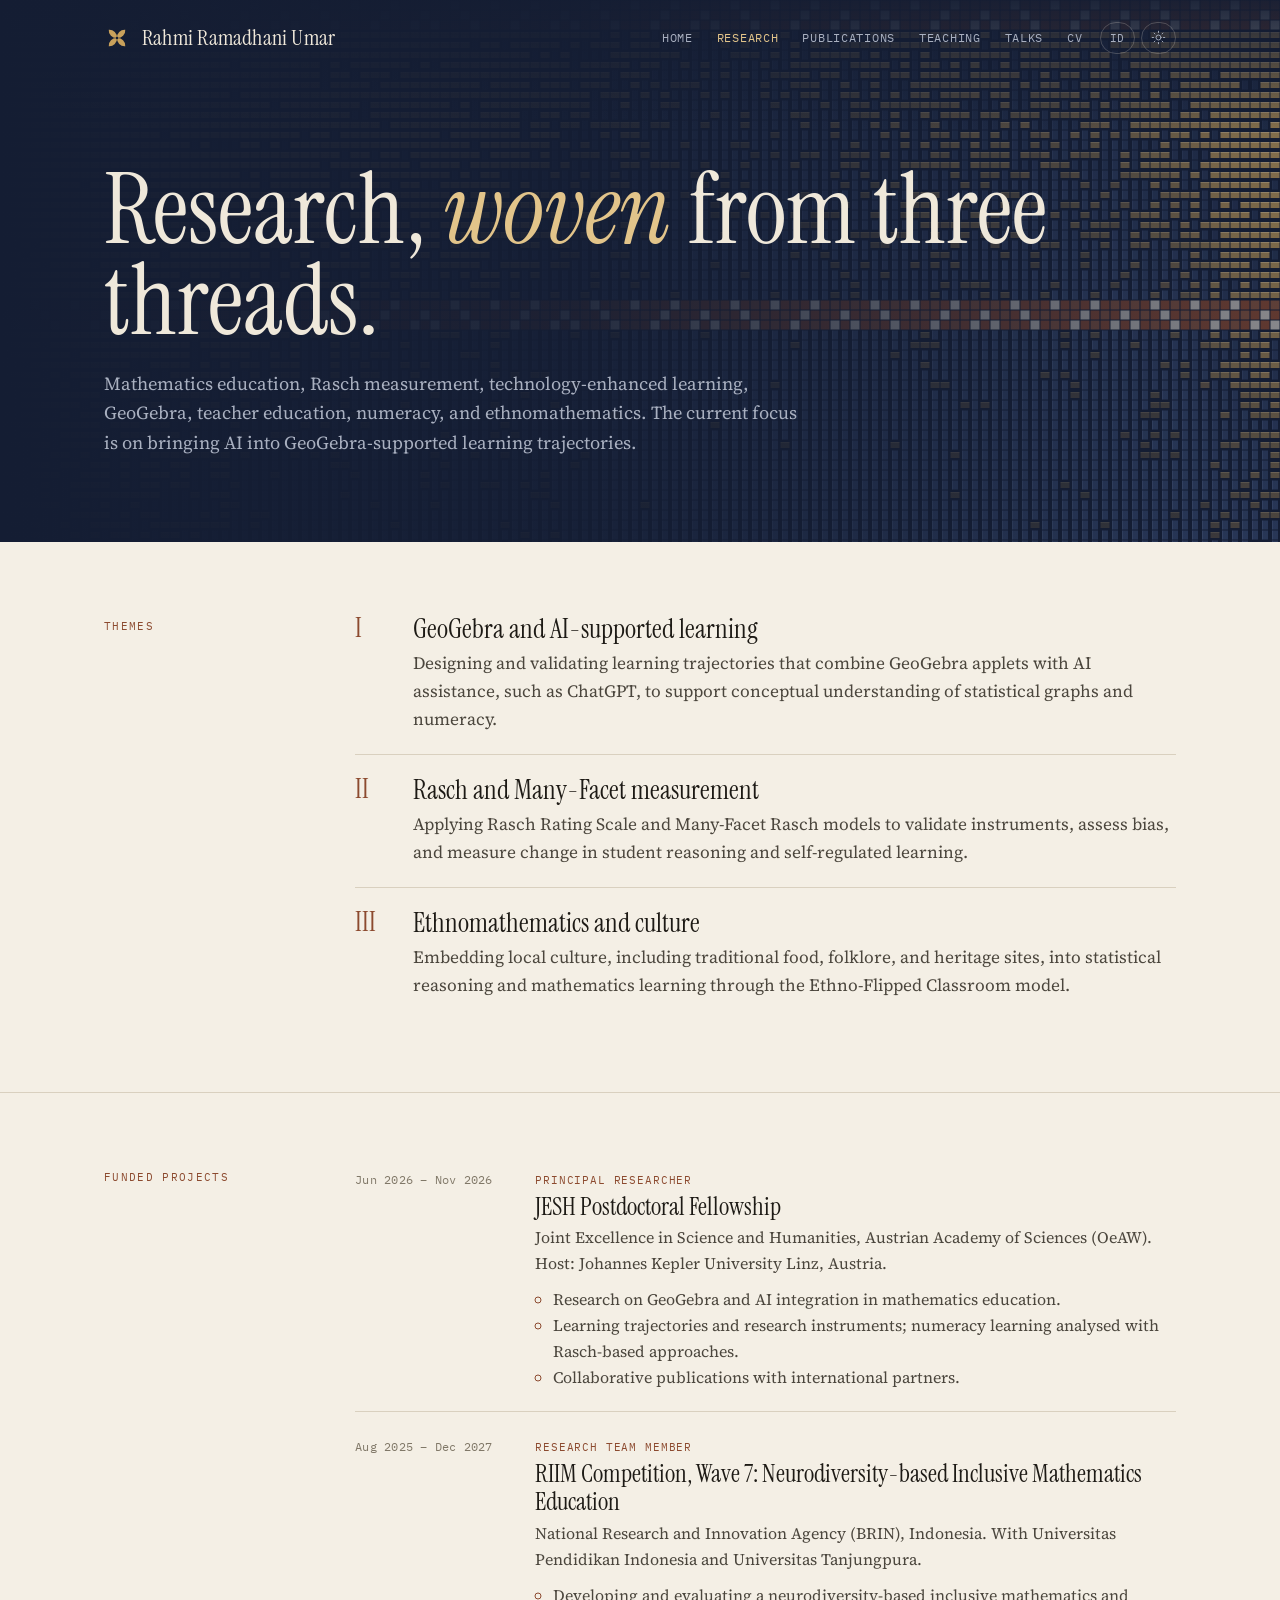
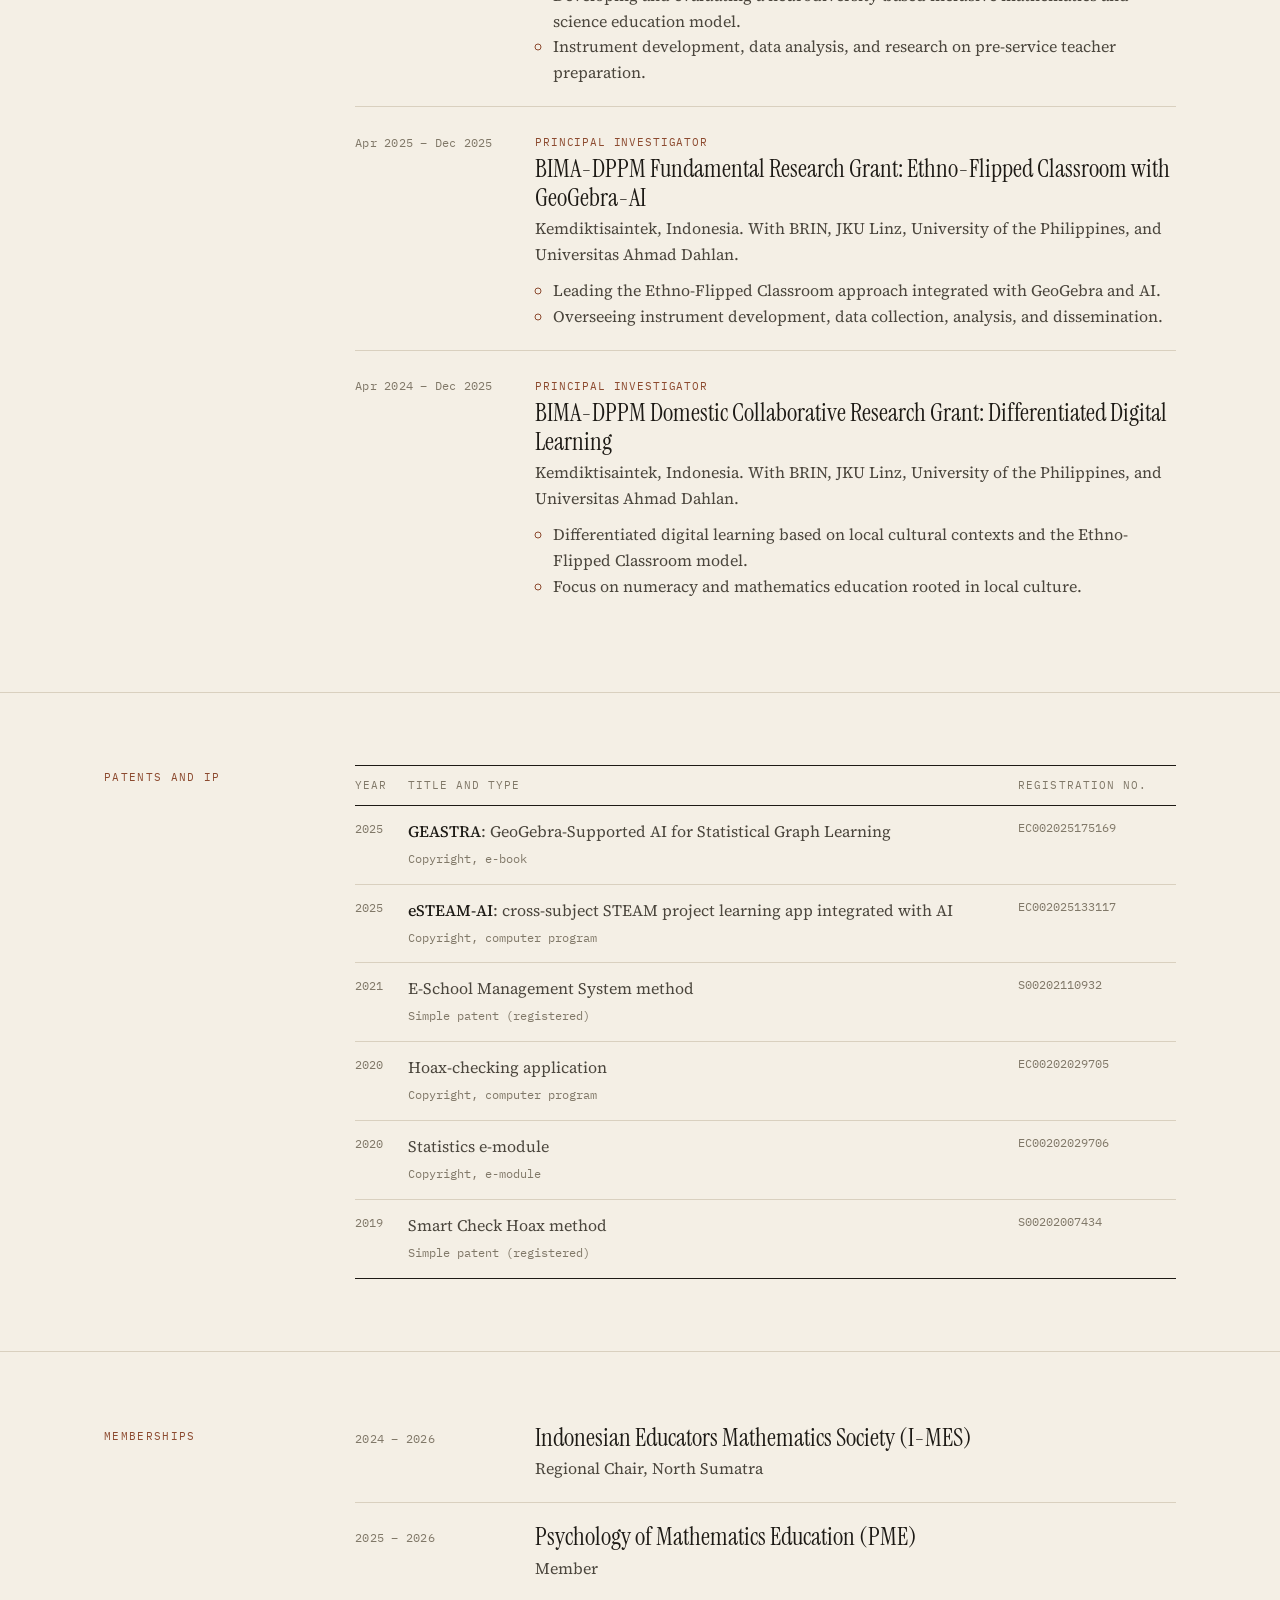
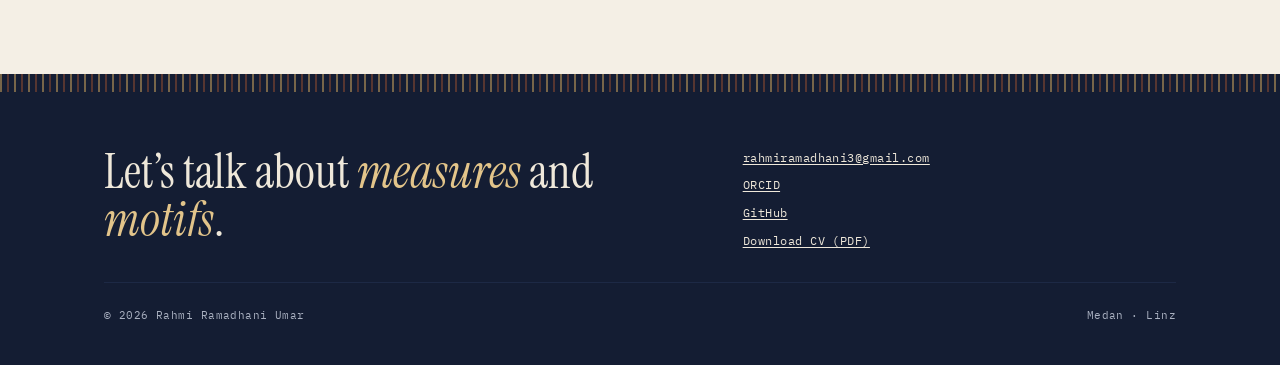
<file: research.html>
<!DOCTYPE html>
<html lang="en" data-lang="en">
<head>
<meta charset="UTF-8">
<meta name="viewport" content="width=device-width, initial-scale=1">
<title>Research &middot; Rahmi Ramadhani Umar</title>
<meta name="description" content="Research themes, funded projects, patents and memberships of Rahmi Ramadhani Umar.">
<meta name="author" content="Rahmi Ramadhani Umar">
<meta name="theme-color" content="#141d33">
<link rel="canonical" href="https://rahmiumar.github.io/research.html">
<link rel="alternate" hreflang="en" href="https://rahmiumar.github.io/research.html">
<meta property="og:type" content="profile">
<meta property="og:title" content="Research &middot; Rahmi Ramadhani Umar">
<meta property="og:description" content="Research themes, funded projects, patents and memberships of Rahmi Ramadhani Umar.">
<meta property="og:url" content="https://rahmiumar.github.io/research.html">
<link rel="icon" href="data:image/svg+xml,%3Csvg xmlns='http://www.w3.org/2000/svg' viewBox='0 0 32 32'%3E%3Crect width='32' height='32' fill='%23141d33'/%3E%3Cpath fill='%23c9a15b' d='M16.00 16.00A9.4 9.4 0 0 1 26.18 26.18A9.4 9.4 0 0 1 16.00 16.00Z'/%3E%3Cpath fill='%23c9a15b' d='M16.00 16.00A9.4 9.4 0 0 1 5.82 26.18A9.4 9.4 0 0 1 16.00 16.00Z'/%3E%3Cpath fill='%23c9a15b' d='M16.00 16.00A9.4 9.4 0 0 1 5.82 5.82A9.4 9.4 0 0 1 16.00 16.00Z'/%3E%3Cpath fill='%23c9a15b' d='M16.00 16.00A9.4 9.4 0 0 1 26.18 5.82A9.4 9.4 0 0 1 16.00 16.00Z'/%3E%3C/svg%3E">
<link rel="preconnect" href="https://fonts.googleapis.com">
<link rel="preconnect" href="https://fonts.gstatic.com" crossorigin>
<link href="https://fonts.googleapis.com/css2?family=Instrument+Serif:ital@0;1&family=Source+Serif+4:ital,opsz,wght@0,8..60,400;0,8..60,500;1,8..60,400&family=IBM+Plex+Mono:wght@400;500&display=swap" rel="stylesheet">
<link rel="stylesheet" href="assets/css/style.css">
<script>(function(d){d.classList.add('js');try{var t=localStorage.getItem('rru-theme');if(t==='light'||t==='dark')d.setAttribute('data-theme',t);var l=localStorage.getItem('rru-lang');if(l==='en'||l==='id'){d.setAttribute('data-lang',l);d.setAttribute('lang',l);}}catch(e){}})(document.documentElement);</script>
<script type="application/ld+json">{"@context":"https://schema.org","@type":"Person","name":"Rahmi Ramadhani Umar","honorificPrefix":"Dr.","jobTitle":"Associate Professor of Mathematics Education","affiliation":[{"@type":"CollegeOrUniversity","name":"Universitas Potensi Utama"},{"@type":"CollegeOrUniversity","name":"Johannes Kepler University Linz"}],"email":"mailto:rahmiramadhani3@gmail.com","url":"https://rahmiumar.github.io/","sameAs":["https://orcid.org/0000-0002-8049-7234","https://scholar.google.com/citations?user=eZGZv1oAAAAJ","https://www.scopus.com/authid/detail.uri?authorId=57202252421","https://github.com/rahmiumar"]}</script>
</head>
<body>
<a class="skip-link" href="#main">Skip to content</a>
<header class="site-header">
  <div class="wrap">
    <a class="wordmark" href="index.html"><svg viewBox="0 0 32 32" aria-hidden="true" fill="#c9a15b"><path d="M16.00,16.00A9.4,9.4 0 0 1 26.18,26.18A9.4,9.4 0 0 1 16.00,16.00Z"/><path d="M16.00,16.00A9.4,9.4 0 0 1 5.82,26.18A9.4,9.4 0 0 1 16.00,16.00Z"/><path d="M16.00,16.00A9.4,9.4 0 0 1 5.82,5.82A9.4,9.4 0 0 1 16.00,16.00Z"/><path d="M16.00,16.00A9.4,9.4 0 0 1 26.18,5.82A9.4,9.4 0 0 1 16.00,16.00Z"/><circle cx="16" cy="16" r="1.6" fill="#141d33"/></svg><span>Rahmi Ramadhani Umar</span></a>
    <nav class="nav" aria-label="Main">
      <ul><li><a href="index.html"><span lang="en">Home</span><span lang="id">Beranda</span></a></li><li><a href="research.html" aria-current="page"><span lang="en">Research</span><span lang="id">Riset</span></a></li><li><a href="publications.html"><span lang="en">Publications</span><span lang="id">Publikasi</span></a></li><li><a href="teaching.html"><span lang="en">Teaching</span><span lang="id">Pengajaran</span></a></li><li><a href="talks.html"><span lang="en">Talks</span><span lang="id">Narasumber</span></a></li><li><a href="cv.html"><span lang="en">CV</span><span lang="id">CV</span></a></li></ul>
      <button class="tool lang-btn" type="button">ID</button>
      <button class="tool theme-btn" type="button" aria-label="Switch colour theme">
        <svg class="sun" viewBox="0 0 24 24" fill="none" stroke="currentColor" stroke-width="1.5" stroke-linecap="round"><circle cx="12" cy="12" r="4"/><path d="M12 2v2M12 20v2M4.9 4.9l1.4 1.4M17.7 17.7l1.4 1.4M2 12h2M20 12h2M4.9 19.1l1.4-1.4M17.7 6.3l1.4-1.4"/></svg>
        <svg class="moon" viewBox="0 0 24 24" fill="none" stroke="currentColor" stroke-width="1.5" stroke-linecap="round" stroke-linejoin="round"><path d="M21 12.8A9 9 0 1 1 11.2 3 7 7 0 0 0 21 12.8Z"/></svg>
      </button>
      <button class="tool menu-btn" type="button" aria-expanded="false" aria-label="Menu"><svg viewBox="0 0 16 16" fill="none" stroke="currentColor" stroke-width="1.4"><path d="M2 5h12M2 11h12"/></svg></button>
    </nav>
  </div>
</header>
<main id="main">
<section class="page-head"><canvas class="weave" data-cell="10" data-seed="3" aria-hidden="true"></canvas><div class="wrap">
<h1><span lang="en">Research, <em>woven</em> from three threads.</span><span lang="id">Riset, <em>ditenun</em> dari tiga benang.</span></h1><p lang="en">Mathematics education, Rasch measurement, technology-enhanced learning, GeoGebra, teacher education, numeracy, and ethnomathematics. The current focus is on bringing AI into GeoGebra-supported learning trajectories.</p><p lang="id">Pendidikan matematika, pengukuran Rasch, pembelajaran berbantuan teknologi, GeoGebra, pendidikan guru, numerasi, dan etnomatematika. Fokus saat ini adalah membawa AI ke dalam lintasan belajar berbantuan GeoGebra.</p></div></section>
<section class="sec"><div class="wrap"><h2 class="sec-label"><span lang="en">Themes</span><span lang="id">Tema</span></h2><div class="sec-body rv"><ol class="threads"><li><div><h3><span lang="en">GeoGebra and AI-supported learning</span><span lang="id">Pembelajaran berbantuan GeoGebra dan AI</span></h3><p lang="en">Designing and validating learning trajectories that combine GeoGebra applets with AI assistance, such as ChatGPT, to support conceptual understanding of statistical graphs and numeracy.</p><p lang="id">Merancang dan memvalidasi lintasan belajar yang memadukan applet GeoGebra dengan bantuan AI, seperti ChatGPT, untuk mendukung pemahaman konseptual grafik statistik dan numerasi.</p></div></li><li><div><h3><span lang="en">Rasch and Many-Facet measurement</span><span lang="id">Pengukuran Rasch dan Many-Facet</span></h3><p lang="en">Applying Rasch Rating Scale and Many-Facet Rasch models to validate instruments, assess bias, and measure change in student reasoning and self-regulated learning.</p><p lang="id">Menerapkan model Rasch Rating Scale dan Many-Facet untuk memvalidasi instrumen, menilai bias, dan mengukur perubahan penalaran serta self-regulated learning siswa.</p></div></li><li><div><h3><span lang="en">Ethnomathematics and culture</span><span lang="id">Etnomatematika dan budaya</span></h3><p lang="en">Embedding local culture, including traditional food, folklore, and heritage sites, into statistical reasoning and mathematics learning through the Ethno-Flipped Classroom model.</p><p lang="id">Menanamkan budaya lokal, termasuk makanan tradisional, cerita rakyat, dan situs warisan, ke dalam penalaran statistik dan pembelajaran matematika melalui model Ethno-Flipped Classroom.</p></div></li></ol></div></div></section>
<section class="sec"><div class="wrap"><h2 class="sec-label"><span lang="en">Funded projects</span><span lang="id">Proyek berdana</span></h2><div class="sec-body rv"><ol class="entries"><li><div class="when">Jun 2026 &ndash; Nov 2026</div><div><span class="role">Principal Researcher</span><h3>JESH Postdoctoral Fellowship</h3><p class="where">Joint Excellence in Science and Humanities, Austrian Academy of Sciences (OeAW). Host: Johannes Kepler University Linz, Austria.</p><ul><li>Research on GeoGebra and AI integration in mathematics education.</li><li>Learning trajectories and research instruments; numeracy learning analysed with Rasch-based approaches.</li><li>Collaborative publications with international partners.</li></ul></div></li><li><div class="when">Aug 2025 &ndash; Dec 2027</div><div><span class="role">Research Team Member</span><h3>RIIM Competition, Wave 7: Neurodiversity-based Inclusive Mathematics Education</h3><p class="where">National Research and Innovation Agency (BRIN), Indonesia. With Universitas Pendidikan Indonesia and Universitas Tanjungpura.</p><ul><li>Developing and evaluating a neurodiversity-based inclusive mathematics and science education model.</li><li>Instrument development, data analysis, and research on pre-service teacher preparation.</li></ul></div></li><li><div class="when">Apr 2025 &ndash; Dec 2025</div><div><span class="role">Principal Investigator</span><h3>BIMA-DPPM Fundamental Research Grant: Ethno-Flipped Classroom with GeoGebra-AI</h3><p class="where">Kemdiktisaintek, Indonesia. With BRIN, JKU Linz, University of the Philippines, and Universitas Ahmad Dahlan.</p><ul><li>Leading the Ethno-Flipped Classroom approach integrated with GeoGebra and AI.</li><li>Overseeing instrument development, data collection, analysis, and dissemination.</li></ul></div></li><li><div class="when">Apr 2024 &ndash; Dec 2025</div><div><span class="role">Principal Investigator</span><h3>BIMA-DPPM Domestic Collaborative Research Grant: Differentiated Digital Learning</h3><p class="where">Kemdiktisaintek, Indonesia. With BRIN, JKU Linz, University of the Philippines, and Universitas Ahmad Dahlan.</p><ul><li>Differentiated digital learning based on local cultural contexts and the Ethno-Flipped Classroom model.</li><li>Focus on numeracy and mathematics education rooted in local culture.</li></ul></div></li></ol></div></div></section>
<section class="sec"><div class="wrap"><h2 class="sec-label"><span lang="en">Patents and IP</span><span lang="id">Paten dan HKI</span></h2><div class="sec-body rv"><div class="table-wrap"><table class="bk stack"><tr><th><span lang="en">Year</span><span lang="id">Tahun</span></th><th><span lang="en">Title and type</span><span lang="id">Judul dan jenis</span></th><th><span lang="en">Registration no.</span><span lang="id">No. permohonan</span></th></tr><tr><td>2025</td><td><strong>GEASTRA</strong>: GeoGebra-Supported AI for Statistical Graph Learning<br><span class="code">Copyright, e-book</span></td><td class="code">EC002025175169</td></tr><tr><td>2025</td><td><strong>eSTEAM-AI</strong>: cross-subject STEAM project learning app integrated with AI<br><span class="code">Copyright, computer program</span></td><td class="code">EC002025133117</td></tr><tr><td>2021</td><td>E-School Management System method<br><span class="code">Simple patent (registered)</span></td><td class="code">S00202110932</td></tr><tr><td>2020</td><td>Hoax-checking application<br><span class="code">Copyright, computer program</span></td><td class="code">EC00202029705</td></tr><tr><td>2020</td><td>Statistics e-module<br><span class="code">Copyright, e-module</span></td><td class="code">EC00202029706</td></tr><tr><td>2019</td><td>Smart Check Hoax method<br><span class="code">Simple patent (registered)</span></td><td class="code">S00202007434</td></tr></table></div></div></div></section>
<section class="sec"><div class="wrap"><h2 class="sec-label"><span lang="en">Memberships</span><span lang="id">Keanggotaan</span></h2><div class="sec-body rv"><ol class="entries"><li><div class="when">2024 &ndash; 2026</div><div><h3>Indonesian Educators Mathematics Society (I-MES)</h3><p class="where">Regional Chair, North Sumatra</p></div></li><li><div class="when">2025 &ndash; 2026</div><div><h3>Psychology of Mathematics Education (PME)</h3><p class="where">Member</p></div></li></ol></div></div></section>

</main>
<footer class="site-footer">
  <div class="fringe" aria-hidden="true"></div>
  <div class="wrap">
    <h2><span lang="en">Let&rsquo;s talk about <em>measures</em> and <em>motifs</em>.</span><span lang="id">Mari berbincang soal <em>ukuran</em> dan <em>motif</em>.</span></h2>
    <div class="links">
      <a href="mailto:rahmiramadhani3@gmail.com">rahmiramadhani3@gmail.com</a>
      <a href="https://orcid.org/0000-0002-8049-7234" target="_blank" rel="noopener">ORCID</a>
      <a href="https://github.com/rahmiumar" target="_blank" rel="noopener">GitHub</a>
      <a href="assets/files/Rahmi_Ramadhani_Umar_CV.pdf" download><span lang="en">Download CV (PDF)</span><span lang="id">Unduh CV (PDF)</span></a>
    </div>
    <div class="base"><span>&copy; <span id="year">2026</span> Rahmi Ramadhani Umar</span><span>Medan &middot; Linz</span></div>
  </div>
</footer>
<script src="assets/js/weave.js"></script>
<script src="assets/js/main.js"></script>
</body>
</html>
</file>
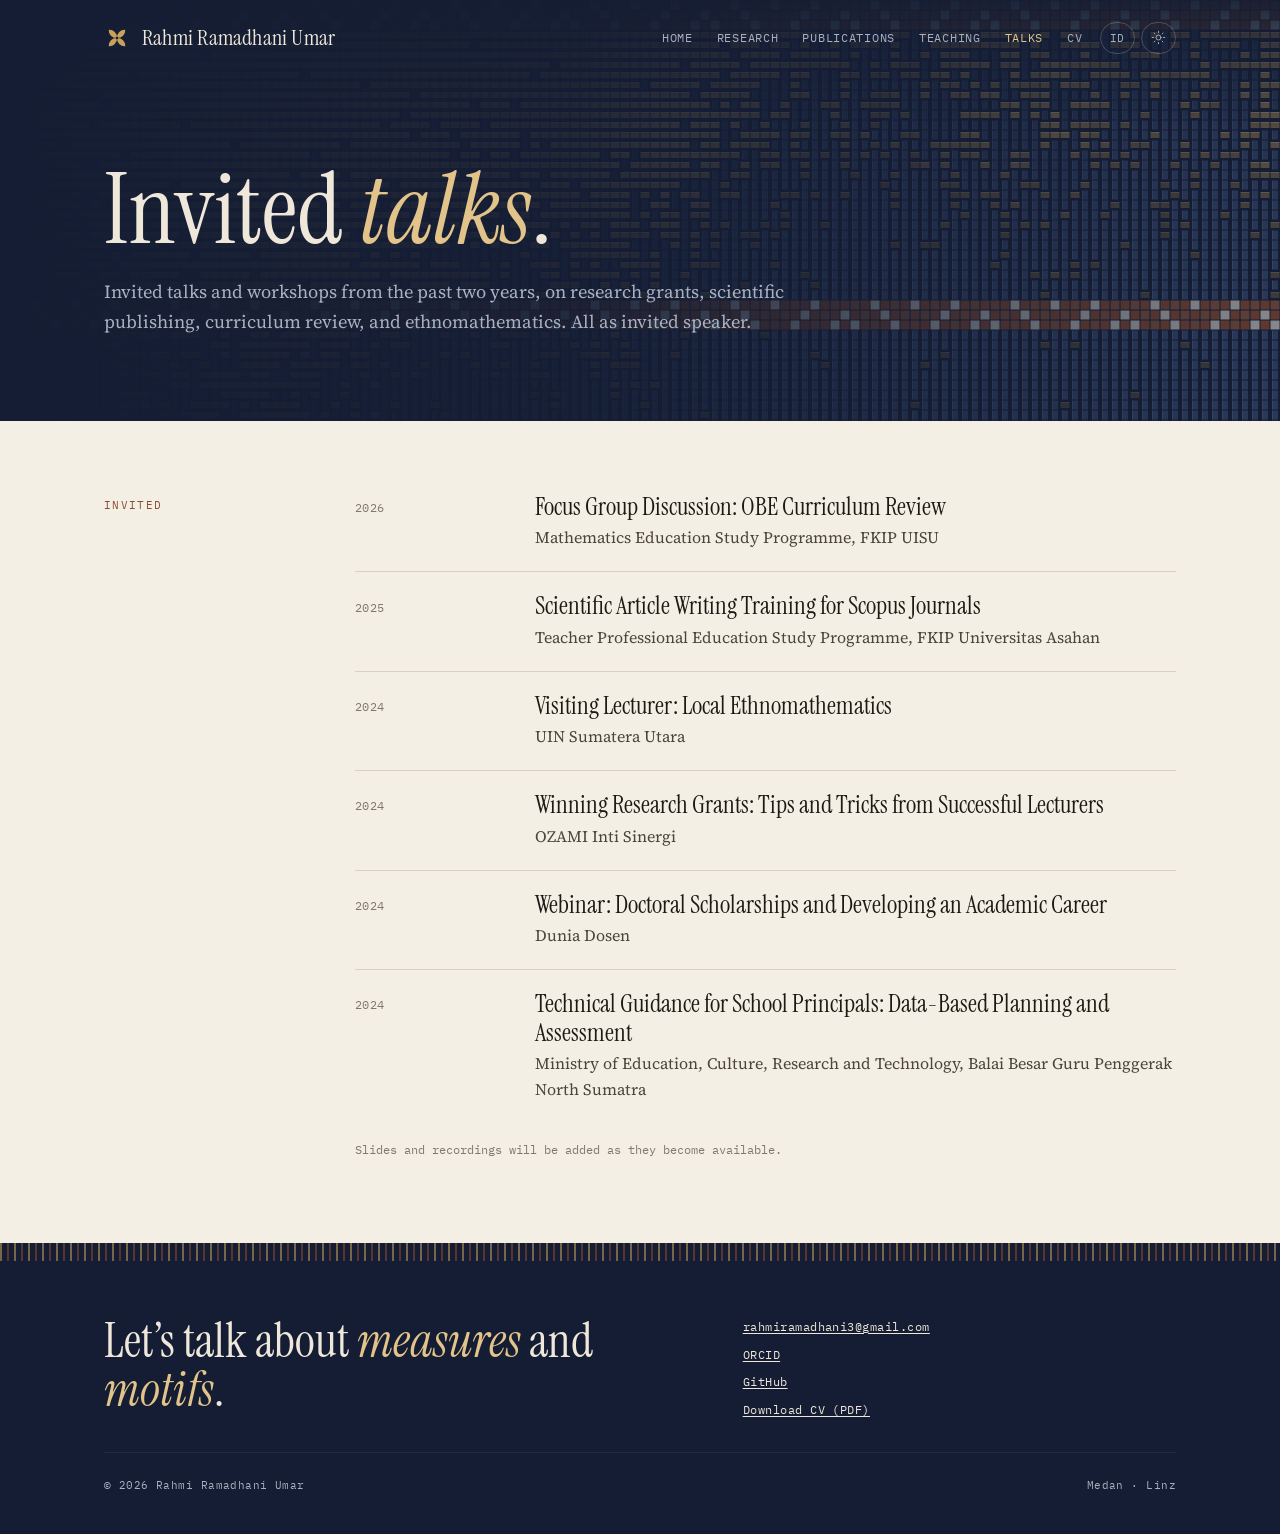
<file: talks.html>
<!DOCTYPE html>
<html lang="en" data-lang="en">
<head>
<meta charset="UTF-8">
<meta name="viewport" content="width=device-width, initial-scale=1">
<title>Talks &middot; Rahmi Ramadhani Umar</title>
<meta name="description" content="Invited talks and workshops by Rahmi Ramadhani Umar.">
<meta name="author" content="Rahmi Ramadhani Umar">
<meta name="theme-color" content="#141d33">
<link rel="canonical" href="https://rahmiumar.github.io/talks.html">
<link rel="alternate" hreflang="en" href="https://rahmiumar.github.io/talks.html">
<meta property="og:type" content="profile">
<meta property="og:title" content="Talks &middot; Rahmi Ramadhani Umar">
<meta property="og:description" content="Invited talks and workshops by Rahmi Ramadhani Umar.">
<meta property="og:url" content="https://rahmiumar.github.io/talks.html">
<link rel="icon" href="data:image/svg+xml,%3Csvg xmlns='http://www.w3.org/2000/svg' viewBox='0 0 32 32'%3E%3Crect width='32' height='32' fill='%23141d33'/%3E%3Cpath fill='%23c9a15b' d='M16.00 16.00A9.4 9.4 0 0 1 26.18 26.18A9.4 9.4 0 0 1 16.00 16.00Z'/%3E%3Cpath fill='%23c9a15b' d='M16.00 16.00A9.4 9.4 0 0 1 5.82 26.18A9.4 9.4 0 0 1 16.00 16.00Z'/%3E%3Cpath fill='%23c9a15b' d='M16.00 16.00A9.4 9.4 0 0 1 5.82 5.82A9.4 9.4 0 0 1 16.00 16.00Z'/%3E%3Cpath fill='%23c9a15b' d='M16.00 16.00A9.4 9.4 0 0 1 26.18 5.82A9.4 9.4 0 0 1 16.00 16.00Z'/%3E%3C/svg%3E">
<link rel="preconnect" href="https://fonts.googleapis.com">
<link rel="preconnect" href="https://fonts.gstatic.com" crossorigin>
<link href="https://fonts.googleapis.com/css2?family=Instrument+Serif:ital@0;1&family=Source+Serif+4:ital,opsz,wght@0,8..60,400;0,8..60,500;1,8..60,400&family=IBM+Plex+Mono:wght@400;500&display=swap" rel="stylesheet">
<link rel="stylesheet" href="assets/css/style.css">
<script>(function(d){d.classList.add('js');try{var t=localStorage.getItem('rru-theme');if(t==='light'||t==='dark')d.setAttribute('data-theme',t);var l=localStorage.getItem('rru-lang');if(l==='en'||l==='id'){d.setAttribute('data-lang',l);d.setAttribute('lang',l);}}catch(e){}})(document.documentElement);</script>
<script type="application/ld+json">{"@context":"https://schema.org","@type":"Person","name":"Rahmi Ramadhani Umar","honorificPrefix":"Dr.","jobTitle":"Associate Professor of Mathematics Education","affiliation":[{"@type":"CollegeOrUniversity","name":"Universitas Potensi Utama"},{"@type":"CollegeOrUniversity","name":"Johannes Kepler University Linz"}],"email":"mailto:rahmiramadhani3@gmail.com","url":"https://rahmiumar.github.io/","sameAs":["https://orcid.org/0000-0002-8049-7234","https://scholar.google.com/citations?user=eZGZv1oAAAAJ","https://www.scopus.com/authid/detail.uri?authorId=57202252421","https://github.com/rahmiumar"]}</script>
</head>
<body>
<a class="skip-link" href="#main">Skip to content</a>
<header class="site-header">
  <div class="wrap">
    <a class="wordmark" href="index.html"><svg viewBox="0 0 32 32" aria-hidden="true" fill="#c9a15b"><path d="M16.00,16.00A9.4,9.4 0 0 1 26.18,26.18A9.4,9.4 0 0 1 16.00,16.00Z"/><path d="M16.00,16.00A9.4,9.4 0 0 1 5.82,26.18A9.4,9.4 0 0 1 16.00,16.00Z"/><path d="M16.00,16.00A9.4,9.4 0 0 1 5.82,5.82A9.4,9.4 0 0 1 16.00,16.00Z"/><path d="M16.00,16.00A9.4,9.4 0 0 1 26.18,5.82A9.4,9.4 0 0 1 16.00,16.00Z"/><circle cx="16" cy="16" r="1.6" fill="#141d33"/></svg><span>Rahmi Ramadhani Umar</span></a>
    <nav class="nav" aria-label="Main">
      <ul><li><a href="index.html"><span lang="en">Home</span><span lang="id">Beranda</span></a></li><li><a href="research.html"><span lang="en">Research</span><span lang="id">Riset</span></a></li><li><a href="publications.html"><span lang="en">Publications</span><span lang="id">Publikasi</span></a></li><li><a href="teaching.html"><span lang="en">Teaching</span><span lang="id">Pengajaran</span></a></li><li><a href="talks.html" aria-current="page"><span lang="en">Talks</span><span lang="id">Narasumber</span></a></li><li><a href="cv.html"><span lang="en">CV</span><span lang="id">CV</span></a></li></ul>
      <button class="tool lang-btn" type="button">ID</button>
      <button class="tool theme-btn" type="button" aria-label="Switch colour theme">
        <svg class="sun" viewBox="0 0 24 24" fill="none" stroke="currentColor" stroke-width="1.5" stroke-linecap="round"><circle cx="12" cy="12" r="4"/><path d="M12 2v2M12 20v2M4.9 4.9l1.4 1.4M17.7 17.7l1.4 1.4M2 12h2M20 12h2M4.9 19.1l1.4-1.4M17.7 6.3l1.4-1.4"/></svg>
        <svg class="moon" viewBox="0 0 24 24" fill="none" stroke="currentColor" stroke-width="1.5" stroke-linecap="round" stroke-linejoin="round"><path d="M21 12.8A9 9 0 1 1 11.2 3 7 7 0 0 0 21 12.8Z"/></svg>
      </button>
      <button class="tool menu-btn" type="button" aria-expanded="false" aria-label="Menu"><svg viewBox="0 0 16 16" fill="none" stroke="currentColor" stroke-width="1.4"><path d="M2 5h12M2 11h12"/></svg></button>
    </nav>
  </div>
</header>
<main id="main">
<section class="page-head"><canvas class="weave" data-cell="10" data-seed="13" aria-hidden="true"></canvas><div class="wrap">
<h1><span lang="en">Invited <em>talks</em>.</span><span lang="id">Sebagai <em>narasumber</em>.</span></h1><p lang="en">Invited talks and workshops from the past two years, on research grants, scientific publishing, curriculum review, and ethnomathematics. All as invited speaker.</p><p lang="id">Ceramah dan lokakarya undangan dua tahun terakhir, tentang hibah riset, publikasi ilmiah, telaah kurikulum, dan etnomatematika. Semuanya sebagai narasumber undangan.</p></div></section><section class="sec"><div class="wrap"><h2 class="sec-label"><span lang="en">Invited</span><span lang="id">Undangan</span></h2><div class="sec-body rv"><ol class="entries"><li><div class="when">2026</div><div><h3>Focus Group Discussion: OBE Curriculum Review</h3><p class="where">Mathematics Education Study Programme, FKIP UISU</p></div></li><li><div class="when">2025</div><div><h3>Scientific Article Writing Training for Scopus Journals</h3><p class="where">Teacher Professional Education Study Programme, FKIP Universitas Asahan</p></div></li><li><div class="when">2024</div><div><h3>Visiting Lecturer: Local Ethnomathematics</h3><p class="where">UIN Sumatera Utara</p></div></li><li><div class="when">2024</div><div><h3>Winning Research Grants: Tips and Tricks from Successful Lecturers</h3><p class="where">OZAMI Inti Sinergi</p></div></li><li><div class="when">2024</div><div><h3>Webinar: Doctoral Scholarships and Developing an Academic Career</h3><p class="where">Dunia Dosen</p></div></li><li><div class="when">2024</div><div><h3>Technical Guidance for School Principals: Data-Based Planning and Assessment</h3><p class="where">Ministry of Education, Culture, Research and Technology, Balai Besar Guru Penggerak North Sumatra</p></div></li></ol><p class="note"><span lang="en">Slides and recordings will be added as they become available.</span><span lang="id">Salindia dan rekaman akan ditambahkan bila sudah tersedia.</span></p></div></div></section>
</main>
<footer class="site-footer">
  <div class="fringe" aria-hidden="true"></div>
  <div class="wrap">
    <h2><span lang="en">Let&rsquo;s talk about <em>measures</em> and <em>motifs</em>.</span><span lang="id">Mari berbincang soal <em>ukuran</em> dan <em>motif</em>.</span></h2>
    <div class="links">
      <a href="mailto:rahmiramadhani3@gmail.com">rahmiramadhani3@gmail.com</a>
      <a href="https://orcid.org/0000-0002-8049-7234" target="_blank" rel="noopener">ORCID</a>
      <a href="https://github.com/rahmiumar" target="_blank" rel="noopener">GitHub</a>
      <a href="assets/files/Rahmi_Ramadhani_Umar_CV.pdf" download><span lang="en">Download CV (PDF)</span><span lang="id">Unduh CV (PDF)</span></a>
    </div>
    <div class="base"><span>&copy; <span id="year">2026</span> Rahmi Ramadhani Umar</span><span>Medan &middot; Linz</span></div>
  </div>
</footer>
<script src="assets/js/weave.js"></script>
<script src="assets/js/main.js"></script>
</body>
</html>
</file>
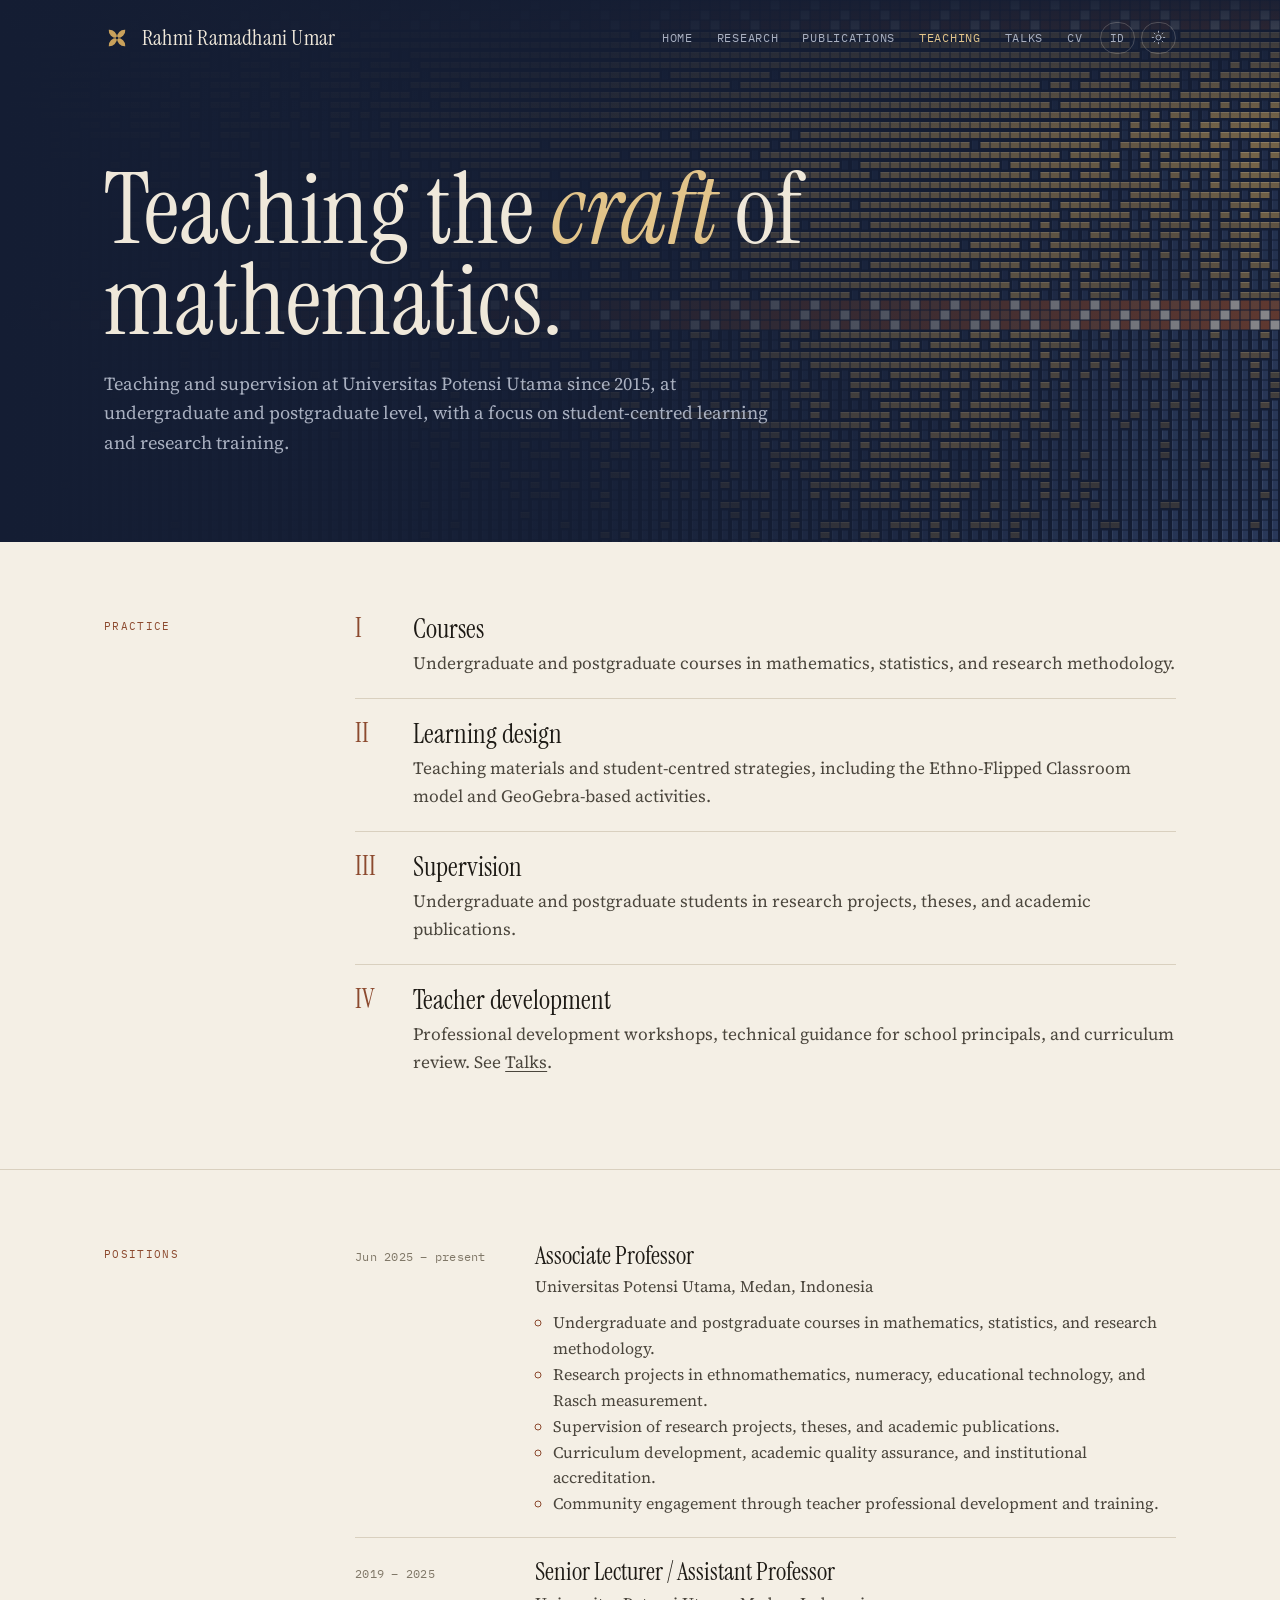
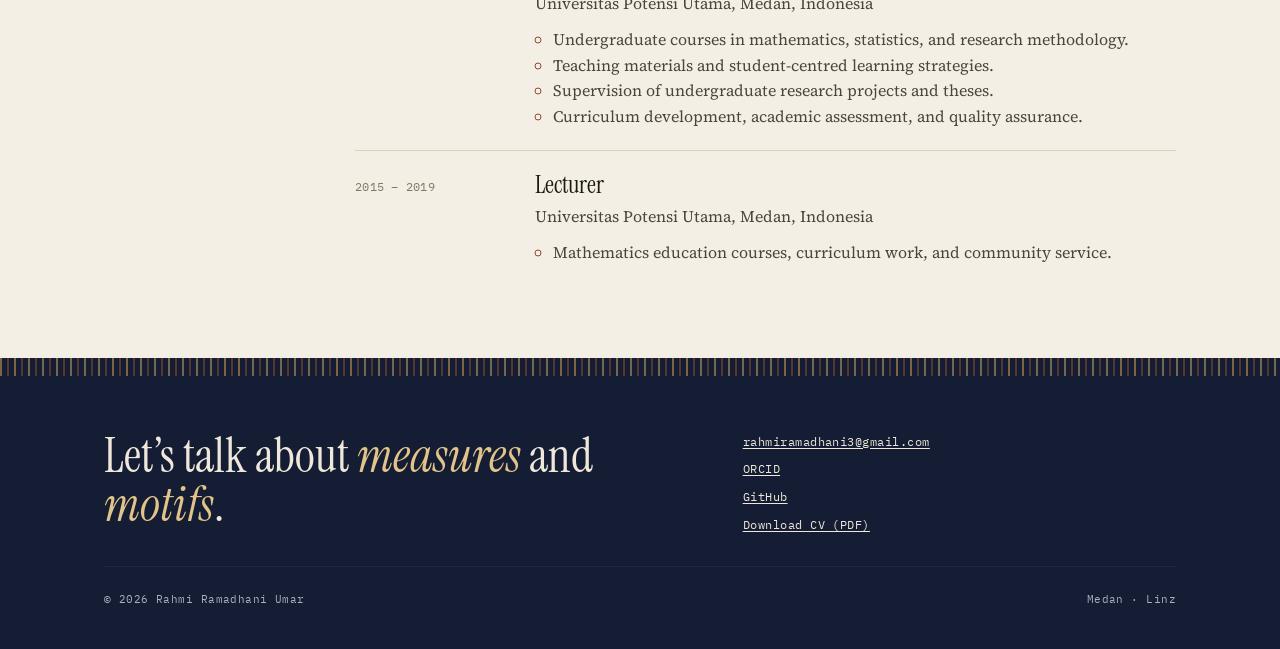
<file: teaching.html>
<!DOCTYPE html>
<html lang="en" data-lang="en">
<head>
<meta charset="UTF-8">
<meta name="viewport" content="width=device-width, initial-scale=1">
<title>Teaching &middot; Rahmi Ramadhani Umar</title>
<meta name="description" content="Teaching, supervision and positions of Rahmi Ramadhani Umar.">
<meta name="author" content="Rahmi Ramadhani Umar">
<meta name="theme-color" content="#141d33">
<link rel="canonical" href="https://rahmiumar.github.io/teaching.html">
<link rel="alternate" hreflang="en" href="https://rahmiumar.github.io/teaching.html">
<meta property="og:type" content="profile">
<meta property="og:title" content="Teaching &middot; Rahmi Ramadhani Umar">
<meta property="og:description" content="Teaching, supervision and positions of Rahmi Ramadhani Umar.">
<meta property="og:url" content="https://rahmiumar.github.io/teaching.html">
<link rel="icon" href="data:image/svg+xml,%3Csvg xmlns='http://www.w3.org/2000/svg' viewBox='0 0 32 32'%3E%3Crect width='32' height='32' fill='%23141d33'/%3E%3Cpath fill='%23c9a15b' d='M16.00 16.00A9.4 9.4 0 0 1 26.18 26.18A9.4 9.4 0 0 1 16.00 16.00Z'/%3E%3Cpath fill='%23c9a15b' d='M16.00 16.00A9.4 9.4 0 0 1 5.82 26.18A9.4 9.4 0 0 1 16.00 16.00Z'/%3E%3Cpath fill='%23c9a15b' d='M16.00 16.00A9.4 9.4 0 0 1 5.82 5.82A9.4 9.4 0 0 1 16.00 16.00Z'/%3E%3Cpath fill='%23c9a15b' d='M16.00 16.00A9.4 9.4 0 0 1 26.18 5.82A9.4 9.4 0 0 1 16.00 16.00Z'/%3E%3C/svg%3E">
<link rel="preconnect" href="https://fonts.googleapis.com">
<link rel="preconnect" href="https://fonts.gstatic.com" crossorigin>
<link href="https://fonts.googleapis.com/css2?family=Instrument+Serif:ital@0;1&family=Source+Serif+4:ital,opsz,wght@0,8..60,400;0,8..60,500;1,8..60,400&family=IBM+Plex+Mono:wght@400;500&display=swap" rel="stylesheet">
<link rel="stylesheet" href="assets/css/style.css">
<script>(function(d){d.classList.add('js');try{var t=localStorage.getItem('rru-theme');if(t==='light'||t==='dark')d.setAttribute('data-theme',t);var l=localStorage.getItem('rru-lang');if(l==='en'||l==='id'){d.setAttribute('data-lang',l);d.setAttribute('lang',l);}}catch(e){}})(document.documentElement);</script>
<script type="application/ld+json">{"@context":"https://schema.org","@type":"Person","name":"Rahmi Ramadhani Umar","honorificPrefix":"Dr.","jobTitle":"Associate Professor of Mathematics Education","affiliation":[{"@type":"CollegeOrUniversity","name":"Universitas Potensi Utama"},{"@type":"CollegeOrUniversity","name":"Johannes Kepler University Linz"}],"email":"mailto:rahmiramadhani3@gmail.com","url":"https://rahmiumar.github.io/","sameAs":["https://orcid.org/0000-0002-8049-7234","https://scholar.google.com/citations?user=eZGZv1oAAAAJ","https://www.scopus.com/authid/detail.uri?authorId=57202252421","https://github.com/rahmiumar"]}</script>
</head>
<body>
<a class="skip-link" href="#main">Skip to content</a>
<header class="site-header">
  <div class="wrap">
    <a class="wordmark" href="index.html"><svg viewBox="0 0 32 32" aria-hidden="true" fill="#c9a15b"><path d="M16.00,16.00A9.4,9.4 0 0 1 26.18,26.18A9.4,9.4 0 0 1 16.00,16.00Z"/><path d="M16.00,16.00A9.4,9.4 0 0 1 5.82,26.18A9.4,9.4 0 0 1 16.00,16.00Z"/><path d="M16.00,16.00A9.4,9.4 0 0 1 5.82,5.82A9.4,9.4 0 0 1 16.00,16.00Z"/><path d="M16.00,16.00A9.4,9.4 0 0 1 26.18,5.82A9.4,9.4 0 0 1 16.00,16.00Z"/><circle cx="16" cy="16" r="1.6" fill="#141d33"/></svg><span>Rahmi Ramadhani Umar</span></a>
    <nav class="nav" aria-label="Main">
      <ul><li><a href="index.html"><span lang="en">Home</span><span lang="id">Beranda</span></a></li><li><a href="research.html"><span lang="en">Research</span><span lang="id">Riset</span></a></li><li><a href="publications.html"><span lang="en">Publications</span><span lang="id">Publikasi</span></a></li><li><a href="teaching.html" aria-current="page"><span lang="en">Teaching</span><span lang="id">Pengajaran</span></a></li><li><a href="talks.html"><span lang="en">Talks</span><span lang="id">Narasumber</span></a></li><li><a href="cv.html"><span lang="en">CV</span><span lang="id">CV</span></a></li></ul>
      <button class="tool lang-btn" type="button">ID</button>
      <button class="tool theme-btn" type="button" aria-label="Switch colour theme">
        <svg class="sun" viewBox="0 0 24 24" fill="none" stroke="currentColor" stroke-width="1.5" stroke-linecap="round"><circle cx="12" cy="12" r="4"/><path d="M12 2v2M12 20v2M4.9 4.9l1.4 1.4M17.7 17.7l1.4 1.4M2 12h2M20 12h2M4.9 19.1l1.4-1.4M17.7 6.3l1.4-1.4"/></svg>
        <svg class="moon" viewBox="0 0 24 24" fill="none" stroke="currentColor" stroke-width="1.5" stroke-linecap="round" stroke-linejoin="round"><path d="M21 12.8A9 9 0 1 1 11.2 3 7 7 0 0 0 21 12.8Z"/></svg>
      </button>
      <button class="tool menu-btn" type="button" aria-expanded="false" aria-label="Menu"><svg viewBox="0 0 16 16" fill="none" stroke="currentColor" stroke-width="1.4"><path d="M2 5h12M2 11h12"/></svg></button>
    </nav>
  </div>
</header>
<main id="main">
<section class="page-head"><canvas class="weave" data-cell="10" data-seed="9" aria-hidden="true"></canvas><div class="wrap">
<h1><span lang="en">Teaching the <em>craft</em> of mathematics.</span><span lang="id">Mengajarkan <em>seni</em> bermatematika.</span></h1><p lang="en">Teaching and supervision at Universitas Potensi Utama since 2015, at undergraduate and postgraduate level, with a focus on student-centred learning and research training.</p><p lang="id">Mengajar dan membimbing di Universitas Potensi Utama sejak 2015, di jenjang sarjana dan pascasarjana, dengan fokus pada pembelajaran berpusat pada mahasiswa dan pelatihan riset.</p></div></section>
<section class="sec"><div class="wrap"><h2 class="sec-label"><span lang="en">Practice</span><span lang="id">Praktik</span></h2><div class="sec-body rv"><ol class="threads"><li><div><h3><span lang="en">Courses</span><span lang="id">Mata kuliah</span></h3><p lang="en">Undergraduate and postgraduate courses in mathematics, statistics, and research methodology.</p><p lang="id">Mata kuliah matematika, statistika, dan metodologi penelitian di jenjang sarjana dan pascasarjana.</p></div></li><li><div><h3><span lang="en">Learning design</span><span lang="id">Desain pembelajaran</span></h3><p lang="en">Teaching materials and student-centred strategies, including the Ethno-Flipped Classroom model and GeoGebra-based activities.</p><p lang="id">Bahan ajar dan strategi berpusat pada mahasiswa, termasuk model Ethno-Flipped Classroom dan aktivitas berbasis GeoGebra.</p></div></li><li><div><h3><span lang="en">Supervision</span><span lang="id">Bimbingan</span></h3><p lang="en">Undergraduate and postgraduate students in research projects, theses, and academic publications.</p><p lang="id">Membimbing mahasiswa sarjana dan pascasarjana dalam proyek riset, skripsi/tesis, dan publikasi.</p></div></li><li><div><h3><span lang="en">Teacher development</span><span lang="id">Pengembangan guru</span></h3><p lang="en">Professional development workshops, technical guidance for school principals, and curriculum review. See <a href="talks.html">Talks</a>.</p><p lang="id">Lokakarya pengembangan profesi, bimbingan teknis kepala sekolah, dan telaah kurikulum. Lihat <a href="talks.html">Narasumber</a>.</p></div></li></ol></div></div></section>
<section class="sec"><div class="wrap"><h2 class="sec-label"><span lang="en">Positions</span><span lang="id">Jabatan</span></h2><div class="sec-body rv"><ol class="entries"><li><div class="when">Jun 2025 &ndash; present</div><div><h3>Associate Professor</h3><p class="where">Universitas Potensi Utama, Medan, Indonesia</p><ul><li>Undergraduate and postgraduate courses in mathematics, statistics, and research methodology.</li><li>Research projects in ethnomathematics, numeracy, educational technology, and Rasch measurement.</li><li>Supervision of research projects, theses, and academic publications.</li><li>Curriculum development, academic quality assurance, and institutional accreditation.</li><li>Community engagement through teacher professional development and training.</li></ul></div></li><li><div class="when">2019 &ndash; 2025</div><div><h3>Senior Lecturer / Assistant Professor</h3><p class="where">Universitas Potensi Utama, Medan, Indonesia</p><ul><li>Undergraduate courses in mathematics, statistics, and research methodology.</li><li>Teaching materials and student-centred learning strategies.</li><li>Supervision of undergraduate research projects and theses.</li><li>Curriculum development, academic assessment, and quality assurance.</li></ul></div></li><li><div class="when">2015 &ndash; 2019</div><div><h3>Lecturer</h3><p class="where">Universitas Potensi Utama, Medan, Indonesia</p><ul><li>Mathematics education courses, curriculum work, and community service.</li></ul></div></li></ol></div></div></section>

</main>
<footer class="site-footer">
  <div class="fringe" aria-hidden="true"></div>
  <div class="wrap">
    <h2><span lang="en">Let&rsquo;s talk about <em>measures</em> and <em>motifs</em>.</span><span lang="id">Mari berbincang soal <em>ukuran</em> dan <em>motif</em>.</span></h2>
    <div class="links">
      <a href="mailto:rahmiramadhani3@gmail.com">rahmiramadhani3@gmail.com</a>
      <a href="https://orcid.org/0000-0002-8049-7234" target="_blank" rel="noopener">ORCID</a>
      <a href="https://github.com/rahmiumar" target="_blank" rel="noopener">GitHub</a>
      <a href="assets/files/Rahmi_Ramadhani_Umar_CV.pdf" download><span lang="en">Download CV (PDF)</span><span lang="id">Unduh CV (PDF)</span></a>
    </div>
    <div class="base"><span>&copy; <span id="year">2026</span> Rahmi Ramadhani Umar</span><span>Medan &middot; Linz</span></div>
  </div>
</footer>
<script src="assets/js/weave.js"></script>
<script src="assets/js/main.js"></script>
</body>
</html>
</file>
<file: assets/css/style.css>
/* Rahmi Ramadhani Umar — "Measures & Motifs"
   Batik soga palette: nila (indigo), soga (brown-red), emas (gold), kertas (paper). */

:root {
  --kertas: #f4efe5;
  --kertas-2: #ebe4d6;
  --ink: #1d1a15;
  --ink-2: #4b463d;
  --ink-3: #807868;
  --rule: #d9d0bf;
  --nila: #141d33;
  --nila-2: #1d2945;
  --nila-ink: #efe8da;
  --nila-ink-2: #a9b0c0;
  --soga: #8c4a2f;
  --soga-2: #b0663f;
  --emas: #c9a15b;
  --emas-2: #e2c48a;
  --accent: var(--soga);

  --display: "Instrument Serif", "Iowan Old Style", Georgia, serif;
  --serif: "Source Serif 4", Georgia, serif;
  --mono: "IBM Plex Mono", ui-monospace, Consolas, monospace;

  --wrap: 1160px;
  --gutter: clamp(16px, 4vw, 44px);
  --label-col: 200px;
}

@media (prefers-color-scheme: dark) {
  :root:not([data-theme="light"]) {
    --kertas: #11172a; --kertas-2: #182039; --ink: #ece5d6; --ink-2: #bdb6a6; --ink-3: #8b8676;
    --rule: #2a3350; --accent: var(--emas);
  }
}
:root[data-theme="dark"] {
  --kertas: #11172a; --kertas-2: #182039; --ink: #ece5d6; --ink-2: #bdb6a6; --ink-3: #8b8676;
  --rule: #2a3350; --accent: var(--emas);
}

*, *::before, *::after { box-sizing: border-box; }
html { -webkit-text-size-adjust: 100%; text-size-adjust: 100%; scroll-behavior: smooth; }
@media (prefers-reduced-motion: reduce) { html { scroll-behavior: auto; } }
body {
  margin: 0; background: var(--kertas); color: var(--ink);
  font-family: var(--serif); font-size: 1.08rem; line-height: 1.62;
  font-optical-sizing: auto; -webkit-font-smoothing: antialiased;
}
img, svg, canvas { display: block; max-width: 100%; }
a { color: inherit; text-decoration-thickness: 1px; text-underline-offset: .2em; }
a:hover { color: var(--accent); }
:focus-visible { outline: 2px solid var(--emas); outline-offset: 3px; }
h1, h2, h3 { font-weight: 400; margin: 0; line-height: 1.1; }
p { margin: 0 0 1em; }
.wrap { max-width: var(--wrap); margin: 0 auto; padding: 0 var(--gutter); }
.mono { font-family: var(--mono); }

/* language switch: content carries both, html[data-lang] shows one */
html[data-lang="en"] [lang="id"]:not(html), html:not([data-lang]) [lang="id"]:not(html) { display: none !important; }
html[data-lang="id"] [lang="en"]:not(html) { display: none !important; }

.skip-link { position: absolute; left: -9999px; top: 8px; background: var(--emas); color: var(--nila); padding: 8px 14px; font-family: var(--mono); font-size: .8rem; z-index: 50; }
.skip-link:focus { left: 8px; }

/* ---------------- Header ---------------- */
.site-header { position: absolute; top: 0; left: 0; right: 0; z-index: 20; color: var(--nila-ink); }
.site-header.solid { position: relative; background: var(--nila); }
.site-header .wrap { display: flex; align-items: center; justify-content: space-between; gap: 20px; min-height: 76px; }
.wordmark { display: flex; align-items: center; gap: 12px; text-decoration: none; color: var(--nila-ink); }
.wordmark:hover { color: var(--emas-2); }
.wordmark svg { width: 26px; height: 26px; flex: none; }
.wordmark span { font-family: var(--display); font-size: 1.35rem; letter-spacing: .01em; white-space: nowrap; }
.nav { display: flex; align-items: center; gap: 6px; }
.nav ul { display: flex; gap: 2px; list-style: none; margin: 0; padding: 0; }
.nav a { display: block; padding: 8px 11px; font-family: var(--mono); font-size: .74rem; letter-spacing: .06em; text-transform: uppercase; color: var(--nila-ink-2); text-decoration: none; }
.nav a:hover { color: var(--nila-ink); }
.nav a[aria-current="page"] { color: var(--emas-2); }
.tool { appearance: none; background: none; border: 1px solid rgba(239,232,218,.22); color: var(--nila-ink-2); height: 32px; min-width: 32px; padding: 0 9px; display: inline-grid; place-items: center; cursor: pointer; font-family: var(--mono); font-size: .7rem; letter-spacing: .06em; border-radius: 16px; }
.tool:hover { color: var(--nila-ink); border-color: var(--emas); }
.tool svg { width: 15px; height: 15px; }
.theme-btn .moon { display: none; }
:root[data-theme="dark"] .theme-btn .sun { display: none; }
:root[data-theme="dark"] .theme-btn .moon { display: block; }
@media (prefers-color-scheme: dark) {
  :root:not([data-theme="light"]) .theme-btn .sun { display: none; }
  :root:not([data-theme="light"]) .theme-btn .moon { display: block; }
}
.menu-btn { display: none; }
@media (max-width: 900px) {
  .menu-btn { display: inline-grid; }
  .nav ul { display: none; position: absolute; top: 76px; left: 0; right: 0; flex-direction: column; background: var(--nila); padding: 4px var(--gutter) 18px; border-bottom: 1px solid var(--nila-2); }
  .nav ul.open { display: flex; }
  .nav a { padding: 13px 0; font-size: .8rem; border-top: 1px solid var(--nila-2); }
}

/* ---------------- Hero: woven Rasch matrix ---------------- */
.hero { position: relative; background: var(--nila); color: var(--nila-ink); min-height: min(100svh, 940px); display: flex; align-items: flex-end; overflow: hidden; isolation: isolate; }
.hero canvas.weave { position: absolute; inset: 0; width: 100%; height: 100%; z-index: -2; }
.hero::before { content: ""; position: absolute; inset: 0; z-index: -1; pointer-events: none;
  background: linear-gradient(180deg, rgba(20,29,51,.92) 0, rgba(20,29,51,0) 150px),
              linear-gradient(90deg, var(--nila) 0%, rgba(20,29,51,.92) 30%, rgba(20,29,51,.35) 62%, rgba(20,29,51,.1) 100%),
              linear-gradient(0deg, var(--nila) 0%, rgba(20,29,51,0) 38%); }
@media (max-width: 760px) { .hero::before { background: linear-gradient(0deg, var(--nila) 0%, rgba(20,29,51,.93) 60%, rgba(20,29,51,.55) 100%); } }
.hero .wrap { width: 100%; padding-top: 140px; padding-bottom: clamp(36px, 6vw, 64px); }
.hero-kicker { font-family: var(--mono); font-size: .74rem; letter-spacing: .12em; text-transform: uppercase; color: var(--emas-2); margin-bottom: 22px; display: flex; gap: 14px; align-items: center; }
.hero-kicker::before { content: ""; width: 40px; height: 1px; background: var(--emas); }
.hero h1 { font-family: var(--display); font-size: clamp(3.4rem, 10vw, 8.6rem); line-height: .9; letter-spacing: -.01em; max-width: 9.5em; }
.hero h1 em { font-style: italic; color: var(--emas-2); }
.hero-lede { max-width: 34em; margin-top: 26px; font-size: clamp(1.08rem, 1.6vw, 1.25rem); color: var(--nila-ink-2); line-height: 1.55; }
.hero-lede b { color: var(--nila-ink); font-weight: 500; }
.hero-actions { display: flex; flex-wrap: wrap; gap: 12px; margin-top: 30px; }
.btn { display: inline-flex; align-items: center; gap: 10px; font-family: var(--mono); font-size: .76rem; letter-spacing: .06em; text-transform: uppercase; text-decoration: none; padding: 12px 18px; border: 1px solid currentColor; border-radius: 999px; transition: background .2s, color .2s, border-color .2s; }
.btn.gold { background: var(--emas); border-color: var(--emas); color: var(--nila); }
.btn.gold:hover { background: var(--emas-2); border-color: var(--emas-2); color: var(--nila); }
.btn.ghost { color: var(--nila-ink); border-color: rgba(239,232,218,.35); }
.btn.ghost:hover { border-color: var(--emas); color: var(--emas-2); }
.btn.line { color: var(--ink); border-color: var(--rule); }
.btn.line:hover { border-color: var(--accent); color: var(--accent); }
.btn svg { width: 14px; height: 14px; }

.plate-tag { position: absolute; right: var(--gutter); bottom: clamp(36px, 6vw, 64px); max-width: 300px; font-family: var(--mono); font-size: .68rem; line-height: 1.55; color: var(--nila-ink-2); text-align: right; }
.plate-tag b { color: var(--emas-2); font-weight: 500; letter-spacing: .08em; }
.plate-tag .readout { display: block; margin-top: 8px; color: var(--nila-ink); font-variant-numeric: tabular-nums; }
.plate-tag button { margin-top: 10px; }
@media (max-width: 1000px) { .plate-tag { position: static; text-align: left; margin-top: 34px; max-width: none; } }

/* ---------------- Metrics ribbon ---------------- */
.ribbon { background: var(--nila); color: var(--nila-ink); border-top: 1px solid var(--nila-2); }
.ribbon .wrap { display: grid; grid-template-columns: repeat(5, 1fr); }
.ribbon .wrap > div { padding: 22px 18px 24px 0; }
.ribbon .wrap > div + div { padding-left: 18px; border-left: 1px solid var(--nila-2); }
.ribbon b { display: block; font-family: var(--display); font-weight: 400; font-size: clamp(2.2rem, 4vw, 3.1rem); line-height: 1; color: var(--emas-2); font-variant-numeric: lining-nums; }
.ribbon span { display: block; margin-top: 8px; font-family: var(--mono); font-size: .66rem; letter-spacing: .08em; text-transform: uppercase; color: var(--nila-ink-2); }
@media (max-width: 760px) {
  .ribbon .wrap { grid-template-columns: 1fr 1fr; }
  .ribbon .wrap > div { padding: 16px 12px 16px 0 !important; border-left: 0 !important; border-top: 1px solid var(--nila-2); }
  .ribbon .wrap > div:nth-child(even) { padding-left: 14px !important; border-left: 1px solid var(--nila-2) !important; }
  .ribbon .wrap > div:first-child, .ribbon .wrap > div:nth-child(2) { border-top: 0; }
}

/* ---------------- Chapters ---------------- */
.chapter { padding: clamp(64px, 10vw, 128px) 0; border-bottom: 1px solid var(--rule); }
.chapter-head { display: grid; grid-template-columns: var(--label-col) minmax(0, 1fr); gap: 0 clamp(24px, 4vw, 56px); margin-bottom: clamp(32px, 5vw, 56px); }
.chapter-num { font-family: var(--mono); font-size: .72rem; letter-spacing: .12em; text-transform: uppercase; color: var(--accent); padding-top: .9em; }
.chapter-num i { font-style: normal; color: var(--ink-3); margin-left: 8px; }
.chapter h2 { font-family: var(--display); font-size: clamp(2.4rem, 5.6vw, 4.4rem); line-height: .98; letter-spacing: -.005em; max-width: 13em; }
.chapter h2 em { color: var(--accent); }
.chapter-intro { grid-column: 2; max-width: 40em; margin-top: 20px; font-size: 1.16rem; color: var(--ink-2); }
@media (max-width: 760px) { .chapter-head { grid-template-columns: 1fr; } .chapter-intro { grid-column: 1; } .chapter-num { padding: 0 0 12px; } }

.split { display: grid; grid-template-columns: minmax(0, 1.05fr) minmax(0, 1fr); gap: clamp(32px, 6vw, 88px); align-items: center; }
.split.flip > :first-child { order: 2; }
@media (max-width: 860px) { .split, .split.flip { grid-template-columns: 1fr; } .split.flip > :first-child { order: 0; } }

/* Plates: framed figures with museum-style caption */
.plate { margin: 0; }
.plate .frame { position: relative; background: var(--nila); border-radius: 2px; overflow: hidden; }
.plate .frame.paper { background: var(--kertas-2); }
.plate figcaption { display: grid; grid-template-columns: auto 1fr; gap: 4px 14px; margin-top: 14px; font-size: .92rem; color: var(--ink-2); line-height: 1.5; }
.plate figcaption .pl { font-family: var(--mono); font-size: .68rem; letter-spacing: .1em; text-transform: uppercase; color: var(--accent); padding-top: .25em; white-space: nowrap; }

.kawung svg { width: 100%; height: auto; }
.kawung .petal { fill: var(--soga); stroke: none; transform-box: fill-box; transform-origin: center; }
.kawung .petal.alt { fill: var(--emas); }
.kawung .isen { fill: var(--kertas); }
.kawung .core { fill: none; stroke: var(--emas); stroke-width: 1.2; }
.kawung .dot { fill: var(--emas); }
.kawung .build { fill: none; stroke: var(--emas-2); stroke-width: 1.1; stroke-dasharray: 3 4; }
.kawung .build.solid { stroke-dasharray: none; }
.kawung .lab { font-family: var(--mono); font-size: 9px; fill: var(--emas-2); letter-spacing: .06em; }
.kawung .hi { fill: none; stroke: var(--kertas); stroke-width: 1.6; }
.js .kawung .petal { opacity: 0; transform: scale(.4); transition: opacity .7s ease, transform .9s cubic-bezier(.2,.8,.2,1); }
.js .kawung.on .petal { opacity: 1; transform: scale(1); }
.js .kawung .build { stroke-dashoffset: 400; transition: stroke-dashoffset 2.4s ease; }
.js .kawung.on .build { stroke-dashoffset: 0; }
@media (prefers-reduced-motion: reduce) { .js .kawung .petal { opacity: 1; transform: none; transition: none; } }

.dots svg { width: 100%; height: auto; }
.dots .axis { stroke: var(--ink-3); stroke-width: 1; }
.dots .tick { font-family: var(--mono); font-size: 9px; fill: var(--ink-3); }
.dots circle { fill: var(--soga); }
.dots circle.g { fill: var(--emas); }
.dots .mean { stroke: var(--ink); stroke-width: 1; stroke-dasharray: 3 3; }
.dots .note { font-family: var(--mono); font-size: 9px; fill: var(--ink-2); }
.js .dots circle { opacity: 0; transform: translateY(-40px); transition: opacity .4s ease, transform .6s cubic-bezier(.3,1.4,.5,1); }
.js .dots.on circle { opacity: 1; transform: none; }
@media (prefers-reduced-motion: reduce) { .js .dots circle { opacity: 1; transform: none; transition: none; } }

.threads { list-style: none; margin: 0; padding: 0; counter-reset: th; }
.threads li { counter-increment: th; display: grid; grid-template-columns: 44px 1fr; gap: 14px; padding: 20px 0; border-top: 1px solid var(--rule); }
.threads li:first-child { border-top: 0; padding-top: 0; }
.threads li::before { content: counter(th, upper-roman); font-family: var(--display); font-size: 1.7rem; line-height: 1; color: var(--accent); }
.threads h3 { font-family: var(--display); font-size: 1.7rem; margin-bottom: 6px; }
.threads p { margin: 0; color: var(--ink-2); }

/* ---------------- Page head (inner pages) ---------------- */
.page-head { position: relative; background: var(--nila); color: var(--nila-ink); overflow: hidden; isolation: isolate; }
.page-head canvas.weave { position: absolute; inset: 0; width: 100%; height: 100%; z-index: -2; opacity: .9; }
.page-head::before { content: ""; position: absolute; inset: 0; z-index: -1; background: linear-gradient(180deg, rgba(20,29,51,.9) 0, rgba(20,29,51,0) 130px), linear-gradient(90deg, var(--nila) 0%, rgba(20,29,51,.9) 45%, rgba(20,29,51,.25) 100%); }
.page-head .wrap { padding-top: calc(76px + clamp(40px, 7vw, 88px)); padding-bottom: clamp(48px, 7vw, 84px); }
.page-head h1 { font-family: var(--display); font-size: clamp(3rem, 8vw, 6.2rem); line-height: .92; }
.page-head h1 em { color: var(--emas-2); }
.page-head p { max-width: 38em; margin: 22px 0 0; color: var(--nila-ink-2); font-size: 1.15rem; }

/* ---------------- Label-column sections ---------------- */
.sec { padding: clamp(44px, 6vw, 72px) 0; border-bottom: 1px solid var(--rule); }
.sec:last-of-type { border-bottom: 0; }
.sec > .wrap { display: grid; grid-template-columns: var(--label-col) minmax(0, 1fr); gap: 0 clamp(24px, 4vw, 56px); }
.sec-label { font-family: var(--mono); font-size: .7rem; letter-spacing: .12em; text-transform: uppercase; color: var(--accent); padding-top: .55em; margin: 0; }
.sec-body { min-width: 0; }
@media (max-width: 760px) { .sec > .wrap { grid-template-columns: 1fr; } .sec-label { padding: 0 0 16px; } }

/* entries */
.entries { list-style: none; margin: 0; padding: 0; }
.entries > li { display: grid; grid-template-columns: 160px minmax(0, 1fr); gap: 20px; padding: 20px 0; border-top: 1px solid var(--rule); }
.entries > li:first-child { border-top: 0; padding-top: 0; }
.when { font-family: var(--mono); font-size: .74rem; color: var(--ink-3); padding-top: .45em; letter-spacing: .02em; font-variant-numeric: tabular-nums; }
.entries h3 { font-family: var(--display); font-size: 1.55rem; line-height: 1.15; margin-bottom: 4px; }
.entries .where { color: var(--ink-2); margin: 0; font-size: 1rem; }
.entries ul { margin: 10px 0 0; padding-left: 1.1em; color: var(--ink-2); font-size: 1rem; }
.entries ul li::marker { color: var(--accent); }
.role { display: inline-block; font-family: var(--mono); font-size: .66rem; letter-spacing: .08em; text-transform: uppercase; color: var(--accent); margin-bottom: 4px; }
@media (max-width: 560px) { .entries > li { grid-template-columns: 1fr; gap: 4px; } }

/* tables */
.table-wrap { overflow-x: auto; }
table.bk { width: 100%; border-collapse: collapse; font-size: 1rem; border-top: 1px solid var(--ink); border-bottom: 1px solid var(--ink); }
table.bk th { text-align: left; font-family: var(--mono); font-weight: 400; font-size: .66rem; letter-spacing: .1em; text-transform: uppercase; color: var(--ink-3); padding: 11px 16px 11px 0; border-bottom: 1px solid var(--ink); }
table.bk td { padding: 13px 16px 13px 0; vertical-align: top; border-top: 1px solid var(--rule); color: var(--ink-2); }
table.bk tr:nth-child(2) td { border-top: 0; }
table.bk td:first-child { font-family: var(--mono); font-size: .76rem; color: var(--ink-3); white-space: nowrap; }
table.bk td strong { color: var(--ink); font-weight: 500; }
table.bk .code { font-family: var(--mono); font-size: .72rem; color: var(--ink-3); }
@media (max-width: 640px) {
  table.bk.stack, table.bk.stack tbody, table.bk.stack tr, table.bk.stack td { display: block; }
  table.bk.stack tr:first-child { display: none; }
  table.bk.stack tr { padding: 12px 0; border-top: 1px solid var(--rule); }
  table.bk.stack tr:nth-child(2) { border-top: 0; }
  table.bk.stack td { border: 0; padding: 1px 0; }
}

/* ---------------- Publications ---------------- */
.pubmap { margin-bottom: 36px; }
.pubmap svg { width: 100%; height: auto; overflow: visible; }
.pubmap .yr { font-family: var(--mono); font-size: 10px; fill: var(--ink-3); letter-spacing: .06em; }
.pubmap .base { stroke: var(--ink); stroke-width: 1; }
.pubmap .mk { cursor: pointer; transition: opacity .25s, transform .25s; transform-box: fill-box; transform-origin: center; }
.pubmap .mk:hover, .pubmap .mk.act { transform: scale(1.35); }
.pubmap .mk.dim { opacity: .15; }
.t-rasch { fill: var(--soga); } .t-ethno { fill: var(--emas); } .t-tech { fill: #4f6a8f; }
.pubmap .ring { fill: none; stroke: var(--ink); stroke-width: 1; }
.filters { display: flex; flex-wrap: wrap; gap: 8px; margin: 0 0 30px; }
.chip { appearance: none; cursor: pointer; display: inline-flex; align-items: center; gap: 8px; font-family: var(--mono); font-size: .7rem; letter-spacing: .06em; text-transform: uppercase; color: var(--ink-2); background: none; border: 1px solid var(--rule); border-radius: 999px; padding: 7px 13px; }
.chip i { width: 9px; height: 9px; border-radius: 50%; display: inline-block; }
.chip[aria-pressed="true"] { border-color: var(--ink); color: var(--ink); background: var(--kertas-2); }
.chip .n { color: var(--ink-3); }

.pubs { list-style: none; margin: 0; padding: 0; }
.pubs > li { display: grid; grid-template-columns: 56px minmax(0, 1fr); gap: 12px; padding: 20px 0; border-top: 1px solid var(--rule); transition: background .3s; }
.pubs > li:first-child { border-top: 0; }
.pubs > li[hidden] { display: none; }
.pubs > li.flash { background: var(--kertas-2); }
.pubs .num { font-family: var(--display); font-size: 1.6rem; line-height: 1; color: var(--ink-3); }
.pub-title { font-family: var(--display); font-size: 1.45rem; line-height: 1.2; margin: 0 0 6px; }
.pub-title a { text-decoration: none; }
.pub-title a:hover { text-decoration: underline; text-decoration-color: var(--accent); }
.pub-authors, .pub-venue { font-size: .98rem; color: var(--ink-2); margin: 0; }
.pub-authors .me { color: var(--ink); text-decoration: underline; text-decoration-color: var(--accent); text-underline-offset: .22em; }
.pub-venue em { color: var(--ink); }
.pub-foot { display: flex; flex-wrap: wrap; align-items: center; gap: 6px 14px; margin-top: 10px; font-family: var(--mono); font-size: .68rem; letter-spacing: .03em; color: var(--ink-3); }
.pub-foot a { color: var(--ink-2); }
.pub-foot .q { color: var(--accent); }
.pub-foot .tags { display: inline-flex; gap: 5px; }
.pub-foot .tags i { width: 8px; height: 8px; border-radius: 50%; display: inline-block; }
.bg-rasch { background: var(--soga); } .bg-ethno { background: var(--emas); } .bg-tech { background: #4f6a8f; }
.year-row { font-family: var(--mono); font-size: .7rem; letter-spacing: .12em; color: var(--ink-3); padding: 26px 0 10px; border-bottom: 1px solid var(--ink); }
.year-row:first-child { padding-top: 0; }

/* profiles */
.profiles { list-style: none; margin: 0; padding: 0; display: flex; flex-wrap: wrap; gap: 10px; }
.profiles a { display: inline-flex; gap: 10px; align-items: baseline; font-family: var(--mono); font-size: .74rem; letter-spacing: .04em; text-decoration: none; color: var(--ink-2); border: 1px solid var(--rule); border-radius: 999px; padding: 8px 14px; }
.profiles a:hover { border-color: var(--accent); color: var(--accent); }
.profiles a span { color: var(--ink-3); font-size: .66rem; }
.profiles.stack { display: block; }
.profiles.stack li { border-top: 1px solid var(--rule); }
.profiles.stack li:first-child { border-top: 0; }
.profiles.stack a { display: flex; justify-content: space-between; border: 0; border-radius: 0; padding: 10px 0; }

/* news */
.news { list-style: none; margin: 0; padding: 0; }
.news li { display: grid; grid-template-columns: 110px 1fr; gap: 18px; padding: 14px 0; border-top: 1px solid var(--rule); }
.news li:first-child { border-top: 0; padding-top: 0; }
@media (max-width: 480px) { .news li { grid-template-columns: 1fr; gap: 2px; } }

/* CV aside */
.cv-grid { display: grid; grid-template-columns: minmax(0, 1fr) 320px; gap: clamp(32px, 5vw, 72px); }
.aside { align-self: start; position: sticky; top: 24px; background: var(--nila); color: var(--nila-ink); padding: 26px 24px; border-radius: 2px; }
.aside h2 { font-family: var(--mono); font-size: .66rem; letter-spacing: .12em; text-transform: uppercase; color: var(--emas-2); margin: 0 0 10px; }
.aside section + section { margin-top: 22px; padding-top: 18px; border-top: 1px solid var(--nila-2); }
.aside p { font-size: .98rem; color: var(--nila-ink-2); margin: 0 0 .5em; }
.aside a { color: var(--nila-ink); }
.aside .profiles.stack li { border-color: var(--nila-2); }
.aside .profiles.stack a { color: var(--nila-ink-2); }
.aside .profiles.stack a:hover { color: var(--emas-2); }
.aside .profiles.stack a span { color: var(--nila-ink-2); opacity: .7; }
@media (max-width: 900px) { .cv-grid { grid-template-columns: 1fr; } .aside { position: static; } }
.sub-h { font-family: var(--mono); font-size: .7rem; letter-spacing: .12em; text-transform: uppercase; color: var(--accent); margin: 48px 0 16px; }
.sub-h:first-child { margin-top: 0; }

.note { font-family: var(--mono); font-size: .72rem; color: var(--ink-3); margin-top: 18px; }

/* ---------------- Footer ---------------- */
.site-footer { background: var(--nila); color: var(--nila-ink-2); position: relative; overflow: hidden; }
.site-footer .fringe { height: 18px; background: repeating-linear-gradient(90deg, var(--emas) 0 2px, transparent 2px 7px, var(--soga) 7px 9px, transparent 9px 14px); opacity: .55; }
.site-footer .wrap { padding-top: 56px; padding-bottom: 40px; display: grid; grid-template-columns: 1.4fr 1fr; gap: 32px; }
.site-footer h2 { font-family: var(--display); font-size: clamp(2rem, 4vw, 3rem); color: var(--nila-ink); line-height: 1.02; }
.site-footer h2 em { color: var(--emas-2); }
.site-footer .links { display: flex; flex-direction: column; gap: 8px; font-family: var(--mono); font-size: .76rem; letter-spacing: .04em; align-items: flex-start; }
.site-footer a { color: var(--nila-ink); }
.site-footer a:hover { color: var(--emas-2); }
.site-footer .base { grid-column: 1 / -1; display: flex; flex-wrap: wrap; justify-content: space-between; gap: 10px; padding-top: 24px; border-top: 1px solid var(--nila-2); font-family: var(--mono); font-size: .68rem; letter-spacing: .04em; }
@media (max-width: 700px) { .site-footer .wrap { grid-template-columns: 1fr; } }

/* reveal */
.js .rv { opacity: 0; transform: translateY(18px); transition: opacity .8s ease, transform .8s cubic-bezier(.2,.8,.2,1); }
.js .rv.on { opacity: 1; transform: none; }
@media (prefers-reduced-motion: reduce) { .js .rv { opacity: 1; transform: none; transition: none; } }

@media print {
  :root { --kertas: #fff; --ink: #000; --ink-2: #222; --ink-3: #555; --rule: #bbb; }
  .site-header, .site-footer, .tool, .no-print, .page-head canvas { display: none !important; }
  .page-head { background: #fff; color: #000; } .page-head p { color: #222; }
  .aside { position: static; background: #fff; color: #000; border: 1px solid #bbb; }
  .js .rv { opacity: 1; transform: none; }
}

/* profile icons */
.profiles a { align-items: center; }
.profiles a svg { width: 15px; height: 15px; flex: none; }
.profiles a b { font-weight: 400; }
.profiles.stack a { justify-content: flex-start; gap: 10px; }
.profiles.stack a span { margin-left: auto; }
.aside .profiles a svg text { fill: var(--nila) !important; }
.aside .profiles a svg circle[stroke] + text { fill: currentColor !important; }
</file>
